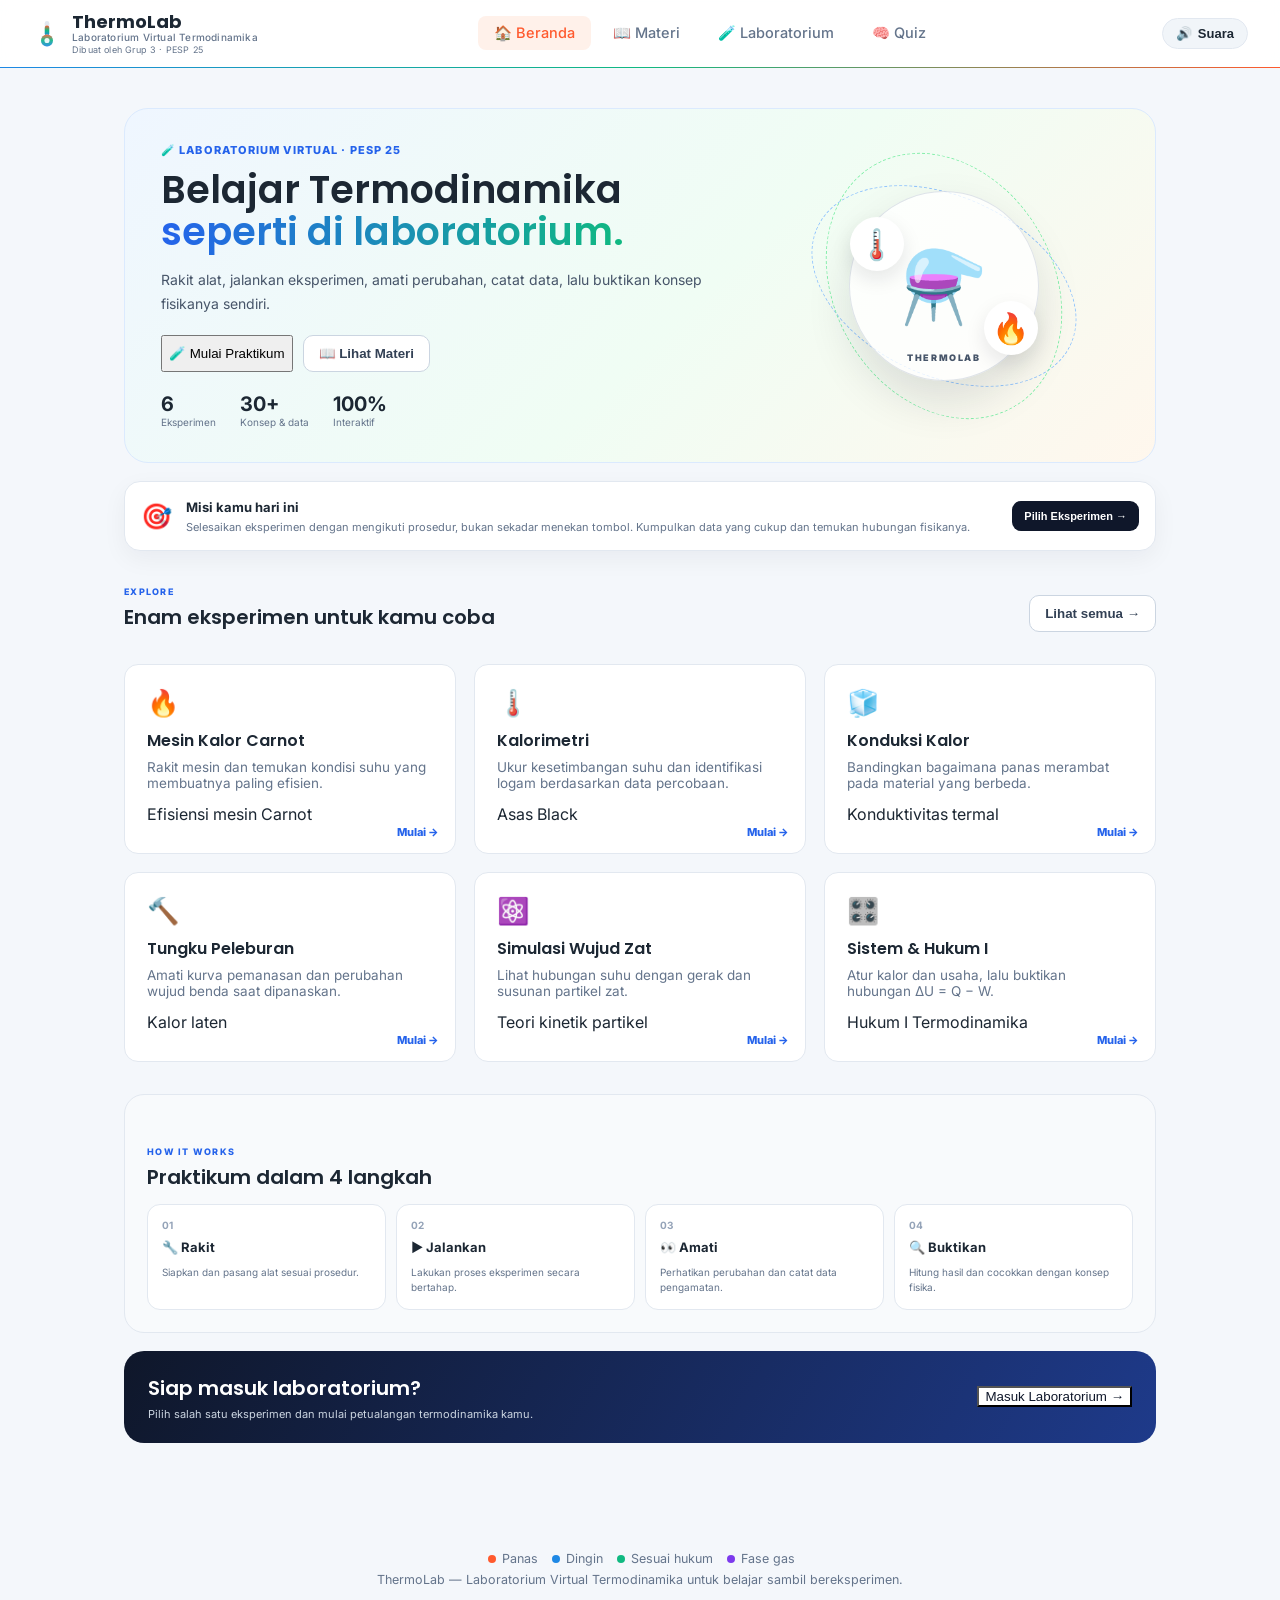
<file: preview.html>
<!DOCTYPE html>
<html lang="id">
<head>
<meta charset="UTF-8">
<meta name="viewport" content="width=device-width, initial-scale=1.0">
<title>ThermoLab — Laboratorium Virtual Termodinamika</title>
<style>
  @import url('https://fonts.googleapis.com/css2?family=Poppins:wght@500;600;700&family=Inter:wght@400;500;600&family=IBM+Plex+Mono:wght@500;600&display=swap');

  :root{
    --hot: #ff5a2e;
    --hot-2: #ffb020;
    --cold: #1e88e5;
    --cold-2: #b3e5fc;
    --green: #10b981;
    --ink: #1c2733;
    --muted: #64748b;
    --bg: #f4f7fb;
    --card: #ffffff;
    --line: #e2e8f0;
  }
  *{box-sizing:border-box;}
  body{ margin:0; background:var(--bg); color:var(--ink); font-family:'Inter',sans-serif; }
  h1,h2,h3{ font-family:'Poppins',sans-serif; font-weight:600; margin:0; }
  .mono{ font-family:'IBM Plex Mono',monospace; }

  .site-nav{
    position:sticky; top:0; z-index:50;
    display:flex; align-items:center; justify-content:space-between; gap:14px;
    padding:12px 32px; background: rgba(255,255,255,0.92); backdrop-filter: blur(8px);
    border-bottom:1px solid var(--line);
    border-image: linear-gradient(90deg, var(--cold), var(--green), var(--hot)) 1;
  }
  .site-nav .brand{ display:flex; align-items:center; gap:10px; cursor:pointer; }
  .site-nav .brand-text{ display:flex; flex-direction:column; line-height:1.1; }
  .site-nav .logo{ font-family:'Poppins'; font-weight:700; font-size:18px; }
  .site-nav .tagline{ font-size:10px; color:var(--muted); font-weight:500; letter-spacing:.2px; }
  .thermo-mark{ width:30px; height:30px; flex-shrink:0; }
  .menu{ display:flex; gap:6px; list-style:none; margin:0; padding:0; }
  .menu li a{ display:flex; align-items:center; gap:6px; padding:8px 16px; border-radius:8px; color:var(--muted); text-decoration:none; font-weight:500; font-size:14.5px; cursor:pointer; transition: color .15s, background .15s; }
  .menu li a:hover{ color:var(--ink); background:#f1f5f9; }
  .menu li a.active{ color:var(--hot); background:#fff1ea; }
  .nav-right{ display:flex; align-items:center; gap:10px; }
  .sound-toggle{ display:flex; align-items:center; gap:6px; background:#f1f5f9; border:1px solid var(--line); border-radius:999px; padding:7px 13px; font-size:13px; font-weight:600; color:var(--ink); cursor:pointer; transition: background .15s, transform .1s; }
  .sound-toggle:hover{ background:#e2e8f0; }
  .sound-toggle:active{ transform:scale(.96); }
  .sound-toggle.muted{ color:var(--muted); }
  @media(max-width:720px){ .tagline{display:none;} .sound-toggle span.lbl{display:none;} }

  main{ max-width:1080px; margin:0 auto; padding: 40px 24px 80px; }
  .page{ display:none; animation: fade .35s ease; }
  .page.active{ display:block; }
  @keyframes fade{ from{opacity:0; transform:translateY(6px);} to{opacity:1; transform:none;} }

  .back-link{ display:inline-block; margin-bottom:18px; color:var(--muted); font-size:13.5px; cursor:pointer; text-decoration:none; }
  .back-link:hover{ color:var(--ink); }

  /* ---- BERANDA ---- */
  .hero{ border-radius:20px; padding:52px 40px; background: linear-gradient(120deg, #16202c 0%, #223347 55%, #17324a 100%); color:white; position:relative; overflow:hidden; }
  .hero::after{ content:''; position:absolute; right:-60px; top:-60px; width:280px; height:280px; border-radius:50%; background: radial-gradient(circle, rgba(255,90,46,0.35), transparent 70%); }
  .hero h1{ font-size:34px; max-width:560px; position:relative; }
  .hero p{ color:#c7d2e0; max-width:480px; margin-top:14px; font-size:15px; position:relative; }
  .hero .cta{ margin-top:24px; display:inline-block; position:relative; background: linear-gradient(120deg, var(--hot), var(--hot-2)); color:white; border:none; padding:12px 22px; border-radius:10px; font-weight:600; font-size:14.5px; cursor:pointer; }

  .card-grid{ display:grid; grid-template-columns:repeat(3,1fr); gap:18px; margin-top:32px; }
  @media(max-width:760px){ .card-grid{grid-template-columns:1fr;} }
  .info-card{ background:var(--card); border:1px solid var(--line); border-radius:14px; padding:22px; }
  .info-card .icon{ font-size:26px; }
  .info-card h3{ font-size:16px; margin-top:10px; }
  .info-card p{ color:var(--muted); font-size:13.5px; margin-top:6px; }

  /* ---- LAB INDEX ---- */
  .exp-grid{ display:grid; grid-template-columns:repeat(auto-fit,minmax(230px,1fr)); gap:20px; margin-top:8px; }
  @media(max-width:820px){ .exp-grid{grid-template-columns:1fr;} }
  .exp-card .swatch.leburan{ background: linear-gradient(120deg,#374151,#ff5a2e); }
  .exp-card .swatch.wujud{ background: linear-gradient(120deg,#0ea5e9,#7c3aed); }
  .phase-tag{ text-align:center; padding:8px 14px; border-radius:999px; font-size:12.5px; font-weight:600; background:#f1f5f9; color:var(--ink); }
  .phase-tag.melting, .phase-tag.boiling{ background:#fff1ea; color:var(--hot); }
  .phase-tag.liquid{ background:#e6f4ff; color:var(--cold); }
  .phase-tag.gas{ background:#f3f0ff; color:#7c3aed; }

  /* ---- WUJUD ZAT (PhET-style particle sim) ---- */
  .wom-layout{ display:grid; grid-template-columns:1fr 260px; gap:20px; }
  @media(max-width:860px){ .wom-layout{grid-template-columns:1fr;} }
  .wom-stage{ display:flex; gap:18px; align-items:flex-start; }
  .wom-heat-control{ display:flex; flex-direction:column; align-items:center; gap:6px; width:60px; flex-shrink:0; }
  .wom-heat-control .icon-top{ font-size:18px; }
  .wom-heat-control .icon-bottom{ font-size:16px; }
  #womHeatSlider{ writing-mode: vertical-lr; direction:rtl; width:10px; height:220px; }


  .observation-box{background:#f8fafc;border:1px solid var(--line);border-left:4px solid var(--hot);border-radius:10px;padding:12px 14px;margin:12px 0;font-size:13px;line-height:1.55;}
  .sim-status{display:flex;flex-wrap:wrap;gap:8px;margin-top:10px;}
  .status-chip{padding:6px 10px;border-radius:999px;background:#fff;border:1px solid var(--line);font-size:11.5px;color:var(--muted);font-weight:600;}
  .status-chip.hot{color:var(--hot);background:#fff4ef;border-color:#ffd7c8;}
  .status-chip.cold{color:var(--cold);background:#eff8ff;border-color:#cdeaff;}
  .status-chip.green{color:#059669;background:#ecfdf5;border-color:#bbf7d0;}
  .control-row{display:flex;gap:8px;flex-wrap:wrap;}
  .mini-btn{border:1px solid var(--line);background:white;border-radius:8px;padding:8px 11px;font-weight:600;font-size:12px;cursor:pointer;color:var(--ink);}
  .mini-btn.active{background:#16202c;color:white;}
  .quiz-grid{display:grid;gap:16px;}
  .quiz-card{background:white;border:1px solid var(--line);border-radius:14px;padding:18px;}
  .quiz-options{display:grid;gap:8px;margin-top:12px;}
  .quiz-option{border:1px solid var(--line);background:#f8fafc;text-align:left;border-radius:9px;padding:10px 12px;cursor:pointer;font-size:13px;}
  .quiz-option:hover{background:#eef2f7;}
  .quiz-option.correct{background:#ecfdf5;border-color:#10b981;}
  .quiz-option.wrong{background:#fff1f2;border-color:#fb7185;}
  .quiz-feedback{font-size:12.5px;line-height:1.5;margin-top:10px;color:var(--muted);}
  .score-card{position:sticky;bottom:12px;background:#16202c;color:white;border-radius:14px;padding:14px 18px;display:flex;justify-content:space-between;align-items:center;gap:12px;margin-top:18px;}

  /* ---- SISTEM & LINGKUNGAN (Hukum I Termodinamika) ---- */
  .materi-grid{ display:grid; grid-template-columns:repeat(auto-fit,minmax(200px,1fr)); gap:14px; margin-bottom:20px; }
  .materi-card{ background:var(--card); border:1px solid var(--line); border-radius:12px; padding:16px; }
  .materi-card h3{ font-size:14px; margin-bottom:6px; }
  .materi-card p{ font-size:12.5px; color:var(--muted); line-height:1.5; }

  .sl-stage{ position:relative; width:100%; height:330px; }
  #slCanvas{ position:absolute; left:0; top:0; }
  .sl-boundary{ position:absolute; border:2px dashed var(--hot); border-radius:8px; pointer-events:none; }
  .sl-boundary-label{ position:absolute; top:-10px; left:10px; background:var(--bg); padding:0 6px; font-size:11px; color:var(--hot); font-weight:600; }
  .sl-env-label{ position:absolute; font-size:11px; color:var(--muted); font-weight:600; }
  .sl-piston{ position:absolute; top:50px; width:14px; height:180px; border-radius:4px;
    background:linear-gradient(90deg,#f4f6f8,#c3cad3,#8b93a0); border:2px solid #4b5563; cursor:grab; touch-action:none; z-index:5; }
  .sl-piston:active{ cursor:grabbing; }
  .sl-piston-handle{ position:absolute; left:50%; top:-22px; transform:translateX(-50%); font-size:16px; color:var(--muted); }

  .sl-readouts{ display:grid; grid-template-columns:1fr 1fr; gap:8px; margin:14px 0; }
  .sl-readout{ background:#f8fafc; border:1px solid var(--line); border-radius:8px; padding:8px 10px; text-align:center; }
  .sl-readout .v{ font-family:'IBM Plex Mono'; font-weight:600; font-size:15px; }
  .sl-readout .l{ font-size:10.5px; color:var(--muted); margin-top:2px; }

  .sl-law{ text-align:center; padding:12px; border-radius:10px; background:linear-gradient(135deg,#16202c,#223347); color:white; font-family:'IBM Plex Mono'; font-size:14px; margin-top:6px; }
  .sl-law .ok{ color:#4ade80; font-size:11px; font-family:'Inter'; margin-top:4px; }

  .exp-card{
    background:var(--card); border:1px solid var(--line); border-radius:16px; overflow:hidden;
    cursor:pointer; transition: transform .15s, box-shadow .15s;
  }
  .exp-card:hover{ transform:translateY(-3px); box-shadow:0 10px 24px rgba(20,30,45,0.08); }
  .exp-card .swatch{ height:96px; display:flex; align-items:center; justify-content:center; font-size:34px; }
  .exp-card .swatch.carnot{ background: linear-gradient(120deg,#ffe3d1,#ffb020); }
  .exp-card .swatch.kalor{ background: linear-gradient(120deg,#dceefc,#1e88e5); }
  .exp-card .swatch.konduksi{ background: linear-gradient(120deg,#fde68a,#ff5a2e); }
  .exp-card .body{ padding:18px; }
  .exp-card h3{ font-size:16px; }
  .exp-card p{ color:var(--muted); font-size:13px; margin-top:6px; }
  .exp-card .go{ margin-top:10px; font-size:13px; font-weight:600; color:var(--hot); }

  /* ---- SHARED LAB LAYOUT ---- */
  .lab-layout{ display:grid; grid-template-columns: 1fr 300px; gap:22px; }
  @media(max-width:860px){ .lab-layout{grid-template-columns:1fr;} }
  .engine-card{ background: linear-gradient(180deg,#eef2f7,#e2e8f0); border:1px solid var(--line); border-radius:16px; padding:24px; }
  .engine-card canvas{ display:block; width:100%; height:auto; }
  .controls-card{ background:var(--card); border:1px solid var(--line); border-radius:16px; padding:22px; display:flex; flex-direction:column; gap:16px; height:fit-content; }
  .slider-group label{ display:flex; justify-content:space-between; font-size:13px; color:var(--muted); margin-bottom:6px; }
  .slider-group .val{ font-family:'IBM Plex Mono'; }
  .slider-group.hot .val{ color:var(--hot); }
  .slider-group.cold .val{ color:var(--cold); }
  select, input[type=range]{ width:100%; }
  select{ padding:9px 10px; border-radius:8px; border:1px solid var(--line); font-family:'Inter'; font-size:13.5px; background:white; }
  input[type=range]{ height:5px; border-radius:3px; -webkit-appearance:none; }
  input.hot-range{ background: linear-gradient(90deg,#ffe3d1,var(--hot)); }
  input.cold-range{ background: linear-gradient(90deg,#dceefc,var(--cold)); }
  input[type=range]::-webkit-slider-thumb{ -webkit-appearance:none; width:16px; height:16px; border-radius:50%; background:white; border:3px solid var(--ink); cursor:pointer; }

  .result-box{ text-align:center; padding:18px; border-radius:12px; background: linear-gradient(135deg,#16202c,#223347); color:white; }
  .result-box .num{ font-family:'Poppins'; font-weight:700; font-size:28px; color:var(--hot-2); }
  .result-box .lbl{ font-size:12px; color:#aebccc; margin-top:2px; }

  .action-btn{ background: linear-gradient(120deg, var(--cold), #4fc3f7); color:white; border:none; border-radius:10px; padding:12px; font-weight:600; font-size:14px; cursor:pointer; }
  .action-btn:hover{ filter:brightness(1.06); }
  .action-btn:disabled{ opacity:.4; cursor:not-allowed; filter:none; }

  .data-layout{ display:grid; grid-template-columns:1fr 1fr; gap:22px; margin-top:22px; }
  @media(max-width:860px){ .data-layout{grid-template-columns:1fr;} }
  .panel{ background:var(--card); border:1px solid var(--line); border-radius:16px; padding:22px; }
  .panel h2{ font-size:16px; margin-bottom:14px; display:flex; justify-content:space-between; align-items:center;}
  .panel h2 button{ background:none; border:1px solid var(--line); border-radius:6px; padding:6px 12px; font-size:12px; color:var(--muted); cursor:pointer; }
  table{ width:100%; border-collapse:collapse; font-size:12.5px; }
  th,td{ text-align:left; padding:7px 6px; border-bottom:1px solid var(--line); }
  th{ color:var(--muted); font-weight:500; font-size:11px; }
  td{ font-family:'IBM Plex Mono'; }
  .empty-row td{ color:var(--muted); font-family:'Inter'; text-align:center; padding:22px 0; }
  .panel canvas{ width:100%; height:auto; }
  .conclusion textarea{ width:100%; min-height:80px; margin-top:10px; resize:vertical; border:1px solid var(--line); border-radius:10px; padding:12px; font-family:'Inter'; font-size:13.5px; color:var(--ink); }

  /* ---- KALORIMETRI CLICK-TO-PLACE LAB ---- */
  .calo-bench{ position:relative; width:100%; height:420px; }
  .calo-station{ position:absolute; text-align:center; width:150px; border-radius:12px; padding:6px; transition: box-shadow .15s, background .15s; }
  #caloStationNeraca{ left:10px; top:10px; }
  #caloStationPemanas{ left:250px; top:10px; }
  #caloStationKalo{ left:490px; top:10px; }
  .calo-station.eligible{ background:rgba(30,136,229,0.08); box-shadow:0 0 0 2px rgba(30,136,229,0.4); cursor:pointer; }
  .calo-label{ font-size:11.5px; color:var(--muted); margin-top:6px; }
  .calo-platform{ width:110px; height:14px; background:linear-gradient(180deg,#cbd2d9,#8894a0); border-radius:4px; margin:56px auto 0; }
  .calo-readout{ margin:10px auto 0; width:110px; background:#0f172a; color:#4ade80; font-family:'IBM Plex Mono'; font-size:13px; text-align:center; padding:4px 0; border-radius:4px; min-height:20px; }
  .calo-heater{ width:120px; height:14px; background:linear-gradient(180deg,#cbd2d9,#8894a0); border-radius:4px; margin:56px auto 0; position:relative; }
  .calo-flame{ position:absolute; left:50%; top:-34px; transform:translateX(-50%); width:26px; height:34px; }
  .calo-flame::before{ content:''; position:absolute; inset:0; border-radius:50% 50% 50% 50% / 60% 60% 40% 40%;
    background: radial-gradient(circle at 50% 70%, #fff2c7, #ffb020 55%, #ff5a2e 90%); animation: caloFlick .6s infinite alternate ease-in-out; }
  @keyframes caloFlick{ from{ transform:scaleY(1) scaleX(1); } to{ transform:scaleY(1.15) scaleX(0.9); } }
  .calo-lamp{ width:40px; height:20px; background:#5b6672; border-radius:4px; margin:8px auto 0; }
  .calo-cup{ width:130px; height:110px; margin:36px auto 0; border-radius:0 0 16px 16px; border:3px solid #94a3b8; border-top:none;
    background:linear-gradient(180deg, rgba(79,195,247,0.35), #1e88e5); position:relative; overflow:hidden; }
  .calo-lid{ width:140px; height:12px; background:#8894a0; border-radius:4px; margin:-3px auto 0; }

  .calo-tray{ position:absolute; bottom:6px; left:0; right:0; display:flex; justify-content:center; gap:56px; }
  .calo-slot-label{ text-align:center; font-size:11px; color:var(--muted); margin-top:4px; }
  .calo-eq{ position:relative; cursor:pointer; padding:6px; border-radius:10px; transition: box-shadow .15s, transform .15s; }
  .calo-eq.held{ box-shadow:0 0 0 3px var(--hot); transform:translateY(-4px); }
  .calo-eq.disabled{ opacity:0.4; cursor:not-allowed; }
  #caloEqLogam{ width:46px; height:46px; }
  .calo-logam-box{ width:46px; height:46px; border-radius:8px; background:#94a3b8; border:2px solid rgba(0,0,0,0.15);
    display:flex; align-items:center; justify-content:center; font-size:10.5px; color:white; font-weight:600; text-align:center; transition: background .3s; }
  .calo-tang-overlay{ position:absolute; top:-8px; left:-8px; font-size:20px; transform:rotate(-20deg); display:none; }
  .calo-tang-overlay.show{ display:block; }
  #caloEqTermo{ width:20px; height:70px; }
  .calo-thermo-body{ width:14px; height:56px; background:#e2e8f0; border:2px solid #94a3b8; border-radius:8px; margin:0 auto; position:relative; overflow:hidden; }
  .calo-thermo-fill{ position:absolute; bottom:0; left:0; right:0; background:var(--hot); height:0%; transition: height .5s; }
  .calo-thermo-bulb{ width:20px; height:20px; border-radius:50%; background:var(--hot); margin:-2px auto 0; border:2px solid #94a3b8; }
  #caloEqTang{ width:34px; height:34px; font-size:26px; display:flex; align-items:center; justify-content:center; }

  .calo-toast{ position:absolute; background:#1c2733; color:white; padding:6px 12px; border-radius:8px; font-size:12px;
    left:50%; transform:translateX(-50%); top:6px; opacity:0; transition:opacity .25s; pointer-events:none; z-index:30; white-space:nowrap; }
  .calo-toast.show{ opacity:1; }

  .calo-instruction{ background:#fff7ed; border:1px solid #fed7aa; border-radius:10px; padding:12px; font-size:13px; color:#7c2d12; margin:14px 0; }
  .calo-guess-select{ width:100%; padding:8px; border-radius:8px; border:1px solid var(--line); font-family:'Inter'; font-size:13px; margin-top:6px; }
  .calo-reveal{ margin-top:10px; padding:10px; border-radius:8px; font-size:12.5px; }
  .calo-reveal.correct{ background:#dcfce7; color:#166534; }
  .calo-reveal.wrong{ background:#fee2e2; color:#991b1b; }

  /* ---- BRIEF (tujuan & materi tiap eksperimen) ---- */
  .exp-brief{ display:grid; grid-template-columns:repeat(2,1fr); gap:14px; margin-bottom:20px; }
  @media(max-width:760px){ .exp-brief{grid-template-columns:1fr;} }
  .exp-brief .b{ border-radius:12px; padding:14px 16px; font-size:13px; line-height:1.55; }
  .exp-brief .tujuan{ background:#fff7ed; border:1px solid #fed7aa; color:#7c2d12; }
  .exp-brief .materi{ background:#eef6ff; border:1px solid #bfdbfe; color:#1e3a5f; }
  .exp-brief .b b{ display:block; font-family:'Poppins'; font-size:12.5px; margin-bottom:4px; }

  .exp-card .tag-materi{ display:inline-block; margin-top:8px; font-size:10.5px; font-weight:600; padding:3px 9px; border-radius:999px; background:#f1f5f9; color:var(--muted); }

  footer.site-footer{ text-align:center; padding:28px 24px 40px; color:var(--muted); font-size:12.5px; }
  footer.site-footer .fdot{ display:inline-block; width:8px; height:8px; border-radius:50%; margin:0 2px; }

  /* ---- LANGKAH PERCOBAAN (step-by-step di tiap lab) ---- */
  .step-list{ list-style:none; margin:0 0 20px; padding:0; counter-reset:step; display:flex; flex-direction:column; gap:10px; }
  .step-list li{ counter-increment:step; display:flex; gap:12px; align-items:flex-start; background:var(--card); border:1px solid var(--line); border-radius:12px; padding:12px 14px; font-size:13px; color:#374151; line-height:1.5; }
  .step-list li::before{ content:counter(step); flex-shrink:0; width:24px; height:24px; border-radius:50%; background:linear-gradient(135deg,var(--hot),var(--hot-2)); color:white; font-family:'Poppins'; font-weight:700; font-size:12px; display:flex; align-items:center; justify-content:center; }
  .step-list.cold li::before{ background:linear-gradient(135deg,var(--cold),#4fc3f7); }

  .conclusion .concl-head{ display:flex; align-items:center; justify-content:space-between; gap:10px; margin-top:16px; }
  .auto-concl-btn{ background:#eef6ff; border:1px solid #bfdbfe; color:#1e3a5f; border-radius:8px; padding:7px 12px; font-size:12px; font-weight:600; cursor:pointer; white-space:nowrap; }
  .auto-concl-btn:hover{ background:#dbeafe; }

  /* ---- PANDUAN ---- */
  .guide{ background:var(--card); border:1px solid var(--line); border-radius:16px; padding:28px; margin-bottom:18px; }
  .guide h2{ font-size:19px; margin-bottom:6px; }
  .guide p{ color:#374151; font-size:14.5px; margin-top:8px; }
  .formula{ margin:12px 0; padding:12px 18px; background:#f8fafc; border-left:3px solid var(--hot); font-family:'IBM Plex Mono'; font-size:14px; border-radius:6px; }
  .live-hint{margin:10px 0;padding:10px 12px;border-radius:10px;background:#f0f9ff;border:1px solid #bae6fd;color:#0c4a6e;font-size:12.5px;line-height:1.5;}
  .step-list li.active{border-color:#93c5fd;background:#f8fbff;}
  .step-list li.done{background:#f0fdf4;border-color:#bbf7d0;}
  .panel canvas{background:#fff;border:1px solid #dbe4ee;border-radius:12px;display:block;box-sizing:border-box;max-width:100%;}
  .panel:has(> canvas){overflow:hidden;}
  .graph-wrap{background:#fff;border:1px solid #dbe4ee;border-radius:12px;padding:8px;overflow:hidden;}
  .lab-pro-card{min-width:0;}
  .lab-pro-head>div:last-child{flex:0 0 118px;}
  .pro-progress{width:118px;}
  .pro-btn:disabled{opacity:.48;cursor:not-allowed;filter:grayscale(.2);}
  @media(max-width:650px){.lab-pro-head{align-items:flex-start;flex-direction:column}.lab-pro-head>div:last-child{width:100%;}.pro-progress{width:100%;}.analysis-grid{grid-template-columns:1fr;}.carnot-guide{grid-template-columns:1fr!important;}}

.quiz-tabs{display:flex;gap:8px;flex-wrap:wrap;margin:12px 0 18px}
.quiz-tab{border:1px solid var(--line);background:var(--panel);color:var(--text);border-radius:12px;padding:10px 13px;cursor:pointer;font-weight:700;font-size:12px;transition:.2s}
.quiz-tab:hover{transform:translateY(-1px)}
.quiz-tab.active{background:var(--accent);color:white;border-color:var(--accent);box-shadow:0 5px 16px rgba(0,0,0,.14)}
.quiz-topic-head{padding:15px 17px;border:1px solid var(--line);background:linear-gradient(135deg,var(--panel),var(--panel2));border-radius:15px;margin-bottom:15px}
.quiz-topic-head h3{margin:0 0 5px;font-size:18px}
.quiz-topic-head p{margin:0;color:var(--muted);font-size:13px;line-height:1.6}
.quiz-option:disabled{cursor:default;opacity:1}
.quiz-feedback{margin-top:10px;padding:10px 12px;border-radius:10px;background:var(--panel2);font-size:12px;line-height:1.55}

/* ===== THERMOLAB 2.0 - PENYEMPURNAAN MEDIA PEMBELAJARAN ===== */
.lab-pro{margin:14px 0 18px;border:1px solid var(--line);border-radius:16px;background:linear-gradient(135deg,#ffffff,#f8fbff);box-shadow:0 8px 24px rgba(15,23,42,.06);overflow:hidden}
.lab-pro-head{display:flex;align-items:center;justify-content:space-between;gap:12px;padding:14px 16px;background:linear-gradient(120deg,#eef6ff,#f8fafc);border-bottom:1px solid var(--line)}
.lab-pro-title{font-weight:800;color:#0f172a}.lab-pro-sub{font-size:12px;color:var(--muted);margin-top:2px}
.lab-pro-grid{display:grid;grid-template-columns:1.1fr 1fr 1fr;gap:12px;padding:14px}
.lab-pro-card{border:1px solid var(--line);border-radius:12px;padding:12px;background:#fff}.lab-pro-card h4{margin:0 0 7px;font-size:13px}.lab-pro-card p{font-size:12px;line-height:1.55;color:var(--muted);margin:0 0 8px}
.lab-pro textarea{width:100%;min-height:72px;border:1px solid var(--line);border-radius:9px;padding:9px;font:12px Inter;resize:vertical;box-sizing:border-box}
.lab-pro select,.lab-pro input[type=number]{width:100%;box-sizing:border-box;border:1px solid var(--line);border-radius:8px;padding:8px;background:#fff}
.pro-btn{border:0;border-radius:9px;padding:8px 11px;background:#0f766e;color:#fff;font-weight:700;cursor:pointer;font-size:12px}.pro-btn.ghost{background:#eef2f7;color:#334155}.pro-btn.warn{background:#b45309}
.pro-badge{display:inline-flex;padding:4px 8px;border-radius:999px;font-size:10px;font-weight:800;background:#ecfdf5;color:#047857}.pro-badge.mid{background:#fffbeb;color:#b45309}.pro-badge.adv{background:#eff6ff;color:#1d4ed8}
.pro-challenge{background:#f8fafc;border:1px dashed #94a3b8;border-radius:10px;padding:9px;font-size:12px;line-height:1.5}.pro-result{margin-top:8px;padding:8px;border-radius:8px;background:#f0fdf4;color:#166534;font-size:12px;display:none}.pro-result.show{display:block}
.pro-progress{height:8px;background:#e2e8f0;border-radius:99px;overflow:hidden;margin-top:7px}.pro-progress>span{display:block;height:100%;width:0;background:#0f766e;transition:width .25s}
.var-grid{display:grid;grid-template-columns:1fr 1fr;gap:8px}.var-item label{display:block;font-size:10px;color:var(--muted);margin-bottom:4px}.var-item input{font-size:12px}
.teacher-toggle{position:fixed;right:18px;bottom:18px;z-index:50}.teacher-panel{position:fixed;right:18px;bottom:65px;width:min(360px,calc(100vw - 36px));background:#fff;border:1px solid var(--line);border-radius:14px;box-shadow:0 18px 45px rgba(15,23,42,.18);padding:14px;z-index:51;display:none}.teacher-panel.show{display:block}.teacher-panel h3{margin:0 0 7px}.teacher-panel p{font-size:12px;color:var(--muted);line-height:1.5}.analysis-card{margin-top:12px;border:1px solid var(--line);border-radius:12px;padding:12px;background:#fbfdff}.analysis-card h3{font-size:14px;margin:0 0 7px}.analysis-grid{display:grid;grid-template-columns:repeat(3,1fr);gap:8px}.analysis-metric{background:#f8fafc;border-radius:9px;padding:9px}.analysis-metric b{display:block;font-size:16px}.analysis-metric span{font-size:10px;color:var(--muted)}
@media(max-width:900px){.lab-pro-grid{grid-template-columns:1fr}.analysis-grid{grid-template-columns:1fr 1fr}}
@media(max-width:600px){.analysis-grid{grid-template-columns:1fr}.teacher-toggle{right:10px;bottom:10px}}

/* ===== POLISH GRAFIK & PROGRESS ===== */
#caloGraph,#carnotGraph,#condGraph,#furnaceGraph,#womGraph,#slGraph{display:block;width:100%;height:auto;min-height:300px;background:#fff;border:1px solid #dbe4ee;border-radius:12px;box-sizing:border-box}
#caloGraph{min-height:320px}
.lab-pro .pro-progress{height:9px;background:#e5e7eb;border-radius:999px;overflow:hidden;min-width:110px}
.lab-pro .pro-progress>span{height:100%;display:block;width:0;transition:width .35s ease;background:#0f766e}
@media(max-width:600px){#caloGraph,#carnotGraph,#condGraph,#furnaceGraph,#womGraph,#slGraph{min-height:260px}}

  .credit{display:block;font-size:9px;color:#64748b;margin-top:2px;letter-spacing:.02em}.home-hero{display:grid;grid-template-columns:1.25fr .75fr;gap:24px;align-items:center;padding:34px 36px;border-radius:24px;background:linear-gradient(135deg,#eff6ff,#f0fdf4 55%,#fff7ed);border:1px solid #dbeafe;overflow:hidden;position:relative}.eyebrow{font-size:11px;font-weight:800;color:#2563eb;letter-spacing:.1em;margin-bottom:12px}.home-hero h1{font-size:38px;line-height:1.12;margin-bottom:12px}.home-hero h1 span{background:linear-gradient(90deg,#2563eb,#10b981);-webkit-background-clip:text;background-clip:text;color:transparent}.home-hero p{max-width:650px;color:#475569;line-height:1.7;font-size:14px}.home-actions{display:flex;gap:10px;margin:20px 0}.home-secondary,.text-btn{border:1px solid #cbd5e1;background:#fff;color:#334155;border-radius:10px;padding:10px 15px;font-weight:700;cursor:pointer}.home-stats{display:flex;gap:24px;margin-top:18px}.home-stats div{display:flex;flex-direction:column}.home-stats b{font-size:20px}.home-stats span{font-size:10px;color:#64748b}.home-visual{min-height:250px;display:grid;place-items:center;position:relative}.lab-visual{width:190px;height:190px;border-radius:50%;background:rgba(255,255,255,.78);border:1px solid rgba(148,163,184,.3);box-shadow:0 20px 45px rgba(15,23,42,.12);display:grid;place-items:center;position:relative;animation:floatLab 4s ease-in-out infinite}.flask{font-size:70px}.heat,.thermo{position:absolute;font-size:30px;background:#fff;border-radius:50%;width:54px;height:54px;display:grid;place-items:center;box-shadow:0 8px 20px rgba(15,23,42,.1)}.heat{right:0;bottom:25px}.thermo{left:0;top:25px}.visual-label{position:absolute;bottom:17px;font-size:9px;font-weight:900;letter-spacing:.18em;color:#475569}.orbit{position:absolute;border:1px dashed #93c5fd;border-radius:50%}.orbit-1{width:280px;height:180px;transform:rotate(25deg)}.orbit-2{width:220px;height:280px;transform:rotate(-30deg);border-color:#86efac}.home-mission{display:flex;align-items:center;gap:14px;margin:18px 0 28px;padding:14px 16px;border-radius:16px;background:#fff;border:1px solid var(--line);box-shadow:0 8px 24px rgba(15,23,42,.05)}.mission-icon{font-size:25px}.home-mission b{font-size:13px}.home-mission p{margin:3px 0 0;font-size:11px;color:#64748b;line-height:1.5}.home-mission button{margin-left:auto;white-space:nowrap;border:0;background:#0f172a;color:#fff;border-radius:9px;padding:9px 12px;font-size:11px;font-weight:700;cursor:pointer}.home-section-head{display:flex;justify-content:space-between;align-items:end;margin:22px 0 12px}.home-section-head span{font-size:9px;letter-spacing:.14em;color:#2563eb;font-weight:800}.home-section-head h2{font-size:20px;margin-top:3px}.home-experiments .home-card{cursor:pointer;position:relative;transition:.22s;min-height:190px}.home-card:hover{transform:translateY(-5px);box-shadow:0 14px 30px rgba(15,23,42,.1);border-color:#bfdbfe}.card-arrow{position:absolute;right:16px;bottom:14px;font-size:11px;font-weight:800;color:#2563eb}.how-home{margin-top:32px;padding:22px;border-radius:20px;background:#f8fafc;border:1px solid var(--line)}.how-grid{display:grid;grid-template-columns:repeat(4,1fr);gap:10px}.how-grid>div{background:#fff;border:1px solid var(--line);border-radius:13px;padding:14px}.how-grid b{display:block;font-size:10px;color:#94a3b8;margin-bottom:8px}.how-grid strong{display:block;font-size:13px}.how-grid p{font-size:10px;color:#64748b;line-height:1.5;margin-bottom:0}.home-footer-cta{display:flex;justify-content:space-between;align-items:center;margin-top:18px;padding:22px 24px;border-radius:20px;background:linear-gradient(120deg,#0f172a,#1e3a8a);color:#fff}.home-footer-cta h2{font-size:20px}.home-footer-cta p{margin:4px 0 0;color:#cbd5e1;font-size:11px}.home-footer-cta .cta{background:#fff;color:#0f172a}@keyframes floatLab{0%,100%{transform:translateY(0)}50%{transform:translateY(-8px)}}@media(max-width:800px){.home-hero{grid-template-columns:1fr;padding:24px}.home-visual{display:none}.home-hero h1{font-size:30px}.how-grid{grid-template-columns:1fr 1fr}.home-mission,.home-footer-cta{align-items:flex-start;flex-direction:column}.home-mission button{margin-left:0}.home-footer-cta .cta{margin-top:10px}}
</style>
</head>
<body>

<nav class="site-nav">
  <div class="brand" data-page="beranda" data-nav="beranda">
    <svg class="thermo-mark" viewBox="0 0 40 40" xmlns="http://www.w3.org/2000/svg">
      <defs>
        <linearGradient id="thermoGrad" x1="0" y1="1" x2="0" y2="0">
          <stop offset="0%" stop-color="#1e88e5"/>
          <stop offset="55%" stop-color="#10b981"/>
          <stop offset="100%" stop-color="#ff5a2e"/>
        </linearGradient>
      </defs>
      <rect x="17" y="4" width="6" height="20" rx="3" fill="#e2e8f0"/>
      <rect x="17" y="10" width="6" height="14" rx="3" fill="url(#thermoGrad)"/>
      <circle cx="20" cy="30" r="8" fill="#e2e8f0"/>
      <circle cx="20" cy="30" r="8" fill="url(#thermoGrad)" opacity="0.9"/>
      <circle cx="20" cy="30" r="3.4" fill="white" opacity="0.9"/>
    </svg>
    <div class="brand-text">
      <span class="logo">ThermoLab</span>
      <span class="tagline">Laboratorium Virtual Termodinamika</span><span class="credit">Dibuat oleh Grup 3 · PESP 25</span>
    </div>
  </div>
  <ul class="menu">
    <li><a data-page="beranda" data-nav="beranda" class="active">🏠 Beranda</a></li>
    <li><a data-page="panduan" data-nav="panduan">📖 Materi</a></li>
    <li><a data-page="lab-index" data-nav="lab">🧪 Laboratorium</a></li>
    <li><a data-page="quiz" data-nav="quiz">🧠 Quiz</a></li>
  </ul>
  <div class="nav-right">
    <button class="sound-toggle" id="soundToggle" type="button">🔊 <span class="lbl">Suara</span></button>
  </div>
</nav>

<main>

  <!-- BERANDA -->
  <section class="page active" id="page-beranda" data-nav="beranda">
    <div class="home-hero">
      <div class="home-hero-main">
        <div class="eyebrow">🧪 LABORATORIUM VIRTUAL · PESP 25</div>
        <h1>Belajar Termodinamika<br><span>seperti di laboratorium.</span></h1>
        <p>Rakit alat, jalankan eksperimen, amati perubahan, catat data, lalu buktikan konsep fisikanya sendiri.</p>
        <div class="home-actions"><button class="cta" onclick="goTo('lab-index')">🧪 Mulai Praktikum</button><button class="home-secondary" onclick="goTo('panduan')">📖 Lihat Materi</button></div>
        <div class="home-stats"><div><b>6</b><span>Eksperimen</span></div><div><b>30+</b><span>Konsep &amp; data</span></div><div><b>100%</b><span>Interaktif</span></div></div>
      </div>
      <div class="home-visual">
        <div class="orbit orbit-1"></div><div class="orbit orbit-2"></div>
        <div class="lab-visual"><div class="flask">⚗️</div><div class="heat">🔥</div><div class="thermo">🌡️</div><div class="visual-label">THERMOLAB</div></div>
      </div>
    </div>

    <div class="home-mission">
      <div class="mission-icon">🎯</div><div><b>Misi kamu hari ini</b><p>Selesaikan eksperimen dengan mengikuti prosedur, bukan sekadar menekan tombol. Kumpulkan data yang cukup dan temukan hubungan fisikanya.</p></div><button onclick="goTo('lab-index')">Pilih Eksperimen →</button>
    </div>

    <div class="home-section-head"><div><span>EXPLORE</span><h2>Enam eksperimen untuk kamu coba</h2></div><button class="text-btn" onclick="goTo('lab-index')">Lihat semua →</button></div>
    <div class="card-grid home-experiments">
      <div class="info-card home-card" onclick="goTo('carnot')"><div class="icon">🔥</div><h3>Mesin Kalor Carnot</h3><p>Rakit mesin dan temukan kondisi suhu yang membuatnya paling efisien.</p><span class="tag-materi">Efisiensi mesin Carnot</span><div class="card-arrow">Mulai →</div></div>
      <div class="info-card home-card" onclick="goTo('kalorimetri')"><div class="icon">🌡️</div><h3>Kalorimetri</h3><p>Ukur kesetimbangan suhu dan identifikasi logam berdasarkan data percobaan.</p><span class="tag-materi">Asas Black</span><div class="card-arrow">Mulai →</div></div>
      <div class="info-card home-card" onclick="goTo('konduksi')"><div class="icon">🧊</div><h3>Konduksi Kalor</h3><p>Bandingkan bagaimana panas merambat pada material yang berbeda.</p><span class="tag-materi">Konduktivitas termal</span><div class="card-arrow">Mulai →</div></div>
      <div class="info-card home-card" onclick="goTo('peleburan')"><div class="icon">🔨</div><h3>Tungku Peleburan</h3><p>Amati kurva pemanasan dan perubahan wujud benda saat dipanaskan.</p><span class="tag-materi">Kalor laten</span><div class="card-arrow">Mulai →</div></div>
      <div class="info-card home-card" onclick="goTo('wujudzat')"><div class="icon">⚛️</div><h3>Simulasi Wujud Zat</h3><p>Lihat hubungan suhu dengan gerak dan susunan partikel zat.</p><span class="tag-materi">Teori kinetik partikel</span><div class="card-arrow">Mulai →</div></div>
      <div class="info-card home-card" onclick="goTo('sislink')"><div class="icon">🎛️</div><h3>Sistem &amp; Hukum I</h3><p>Atur kalor dan usaha, lalu buktikan hubungan ΔU = Q − W.</p><span class="tag-materi">Hukum I Termodinamika</span><div class="card-arrow">Mulai →</div></div>
    </div>

    <div class="how-home"><div class="home-section-head"><div><span>HOW IT WORKS</span><h2>Praktikum dalam 4 langkah</h2></div></div><div class="how-grid"><div><b>01</b><strong>🔧 Rakit</strong><p>Siapkan dan pasang alat sesuai prosedur.</p></div><div><b>02</b><strong>▶️ Jalankan</strong><p>Lakukan proses eksperimen secara bertahap.</p></div><div><b>03</b><strong>👀 Amati</strong><p>Perhatikan perubahan dan catat data pengamatan.</p></div><div><b>04</b><strong>🔍 Buktikan</strong><p>Hitung hasil dan cocokkan dengan konsep fisika.</p></div></div></div>

    <div class="home-footer-cta"><div><h2>Siap masuk laboratorium?</h2><p>Pilih salah satu eksperimen dan mulai petualangan termodinamika kamu.</p></div><button class="cta" onclick="goTo('lab-index')">Masuk Laboratorium →</button></div>
  </section>

  <!-- LAB INDEX -->
  <section class="page" id="page-lab-index" data-nav="lab">
    <h2 style="margin-bottom:6px;">Laboratorium</h2>
    <p style="color:var(--muted); font-size:14px; margin-bottom:20px;">Pilih eksperimen yang ingin kamu jalankan.</p>
    <div class="exp-grid">
      <div class="exp-card" onclick="goTo('carnot')">
        <div class="swatch carnot">🔥</div>
        <div class="body"><h3>Mesin Kalor Carnot</h3><p>Efisiensi mesin kalor dari selisih suhu reservoir.</p><div class="go">Buka simulasi →</div></div>
      </div>
      <div class="exp-card" onclick="goTo('kalorimetri')">
        <div class="swatch kalor">🌡️</div>
        <div class="body"><h3>Kalorimetri</h3><p>Asas Black — kesetimbangan suhu saat dua zat dicampur.</p><div class="go">Buka simulasi →</div></div>
      </div>
      <div class="exp-card" onclick="goTo('konduksi')">
        <div class="swatch konduksi">🧊</div>
        <div class="body"><h3>Konduksi Kalor</h3><p>Perambatan panas di sepanjang batang logam.</p><div class="go">Buka simulasi →</div></div>
      </div>
      <div class="exp-card" onclick="goTo('peleburan')">
        <div class="swatch leburan">🔨</div>
        <div class="body"><h3>Tungku Peleburan</h3><p>Panaskan benda sampai meleleh dan mendidih — lihat kurva pemanasannya terbentuk.</p><div class="go">Buka simulasi →</div></div>
      </div>
      <div class="exp-card" onclick="goTo('wujudzat')">
        <div class="swatch wujud">⚛️</div>
        <div class="body"><h3>Simulasi Wujud Zat</h3><p>Model partikel real-time (gaya PhET) — putar kontrol panas/dingin bebas dan amati atomnya.</p><div class="go">Buka simulasi →</div></div>
      </div>
      <div class="exp-card" onclick="goTo('sislink')">
        <div class="swatch" style="background:linear-gradient(120deg,#22c55e,#0ea5e9);">🎛️</div>
        <div class="body"><h3>Sistem &amp; Hukum I Termodinamika</h3><p>Seret piston untuk melakukan usaha, tambah/kurangi kalor, buktikan ΔU = Q − W sendiri.</p><div class="go">Buka simulasi →</div></div>
      </div>
    </div>
  </section>

  <!-- CARNOT -->
  <section class="page" id="page-carnot" data-nav="lab">
    <a class="back-link" onclick="goTo('lab-index')">← Kembali ke Laboratorium</a>
    <h2 style="margin-bottom:10px;">Mesin Kalor Carnot <button class="action-btn ghost" type="button" onclick="resetExperiment('carnot')" style="float:right;width:auto;padding:8px 12px;font-size:12px;">↺ Reset Eksperimen</button></h2>

    <div class="mission-card" id="carnotMission" style="background:linear-gradient(135deg,#fff7ed,#eff6ff);border:1px solid #fed7aa;border-radius:16px;padding:16px;margin-bottom:14px;">
      <div style="font-size:12px;font-weight:800;letter-spacing:.04em;color:#ea580c;">🎯 MISI PRAKTIKUM</div>
      <div style="font-size:18px;font-weight:800;margin:4px 0 5px;">Rakit mesin Carnot dan temukan kondisi yang membuatnya paling efisien.</div>
      <div style="font-size:12px;color:var(--muted);line-height:1.55;">Jangan buru-buru mengubah suhu. Siapkan alat, rangkai sesuai urutan, masukkan gas kerja, lalu jalankan satu siklus untuk mendapatkan data.</div>
    </div>

    <div class="carnot-guide" style="display:grid;grid-template-columns:1fr 1.4fr;gap:12px;margin-bottom:14px;">
      <div class="panel" style="margin:0;">
        <h2 style="margin-bottom:6px;">🧰 Alat praktikum</h2>
        <p style="font-size:12px;color:var(--muted);margin:0 0 10px;">Seret alat ke tempat rangkaian sesuai perintah.</p>
        <div id="carnotTools" style="display:grid;grid-template-columns:repeat(2,1fr);gap:8px;">
          <div class="carnot-tool" draggable="true" data-tool="hot" style="padding:10px;border:1px solid #fecaca;border-radius:12px;background:#fff;cursor:grab;text-align:center;font-size:12px;">🔥<br><b>Reservoir panas</b></div>
          <div class="carnot-tool" draggable="true" data-tool="cold" style="padding:10px;border:1px solid #bfdbfe;border-radius:12px;background:#fff;cursor:grab;text-align:center;font-size:12px;">🧊<br><b>Reservoir dingin</b></div>
          <div class="carnot-tool" draggable="true" data-tool="engine" style="padding:10px;border:1px solid #cbd5e1;border-radius:12px;background:#fff;cursor:grab;text-align:center;font-size:12px;">⚙️<br><b>Silinder &amp; piston</b></div>
          <div class="carnot-tool" draggable="true" data-tool="thermo" style="padding:10px;border:1px solid #fde68a;border-radius:12px;background:#fff;cursor:grab;text-align:center;font-size:12px;">🌡️<br><b>Termometer</b></div>
        </div>
        <div id="carnotAssembly" style="margin-top:10px;display:grid;gap:7px;">
          <div class="carnot-slot" data-slot="hot" style="padding:9px;border:2px dashed #fca5a5;border-radius:10px;font-size:11px;color:var(--muted);">1️⃣ Tempat reservoir panas</div>
          <div class="carnot-slot" data-slot="cold" style="padding:9px;border:2px dashed #93c5fd;border-radius:10px;font-size:11px;color:var(--muted);">2️⃣ Tempat reservoir dingin</div>
          <div class="carnot-slot" data-slot="engine" style="padding:9px;border:2px dashed #94a3b8;border-radius:10px;font-size:11px;color:var(--muted);">3️⃣ Tempat silinder &amp; piston</div>
          <div class="carnot-slot" data-slot="thermo" style="padding:9px;border:2px dashed #fcd34d;border-radius:10px;font-size:11px;color:var(--muted);">4️⃣ Pasang termometer</div>
        </div>
      </div>
      <div class="panel" style="margin:0;">
        <h2 style="margin-bottom:6px;">📋 Langkah praktikum</h2>
        <div id="carnotInstruction" style="font-size:14px;font-weight:700;line-height:1.5;background:#f8fafc;border-radius:12px;padding:12px;border-left:4px solid #f97316;">Langkah 1 — Rakit alat: seret <b>Reservoir panas</b> ke tempat nomor 1.</div>
        <div id="carnotProgress" style="display:flex;gap:5px;margin-top:10px;"><span data-cstep="1" style="flex:1;height:7px;border-radius:99px;background:#e2e8f0;"></span><span data-cstep="2" style="flex:1;height:7px;border-radius:99px;background:#e2e8f0;"></span><span data-cstep="3" style="flex:1;height:7px;border-radius:99px;background:#e2e8f0;"></span><span data-cstep="4" style="flex:1;height:7px;border-radius:99px;background:#e2e8f0;"></span><span data-cstep="5" style="flex:1;height:7px;border-radius:99px;background:#e2e8f0;"></span><span data-cstep="6" style="flex:1;height:7px;border-radius:99px;background:#e2e8f0;"></span></div>
        <div id="carnotFeedback" style="font-size:12px;margin-top:9px;min-height:18px;color:var(--muted);"></div>
      </div>
    </div>

    <div class="lab-layout">
      <div class="engine-card" style="position:relative;">
        <canvas id="engineCanvas" width="640" height="360"></canvas>
        <div id="carnotGasBadge" style="position:absolute;left:16px;top:12px;background:#fff;border-radius:999px;padding:6px 10px;font-size:11px;font-weight:700;box-shadow:0 2px 8px rgba(0,0,0,.08);">🧪 Gas kerja: belum dimasukkan</div>
      </div>
      <div class="controls-card">
        <div class="result-box" style="margin-bottom:9px;"><div class="num" id="effVal">—</div><div class="lbl">Efisiensi Carnot</div></div>
        <div class="slider-group hot"><label>Suhu reservoir panas (Tₕ) <span class="val" id="thVal">700 K</span></label><input type="range" class="hot-range" id="thSlider" min="450" max="900" value="700" step="10" disabled></div>
        <div class="slider-group cold"><label>Suhu reservoir dingin (T꜀) <span class="val" id="tcVal">300 K</span></label><input type="range" class="cold-range" id="tcSlider" min="250" max="400" value="300" step="10" disabled></div>
        <div id="carnotTestObject" style="display:none;padding:10px;border-radius:12px;background:#ecfeff;border:1px solid #a5f3fc;font-size:12px;line-height:1.5;margin:9px 0;">
          <b>🧪 Benda yang diuji: gas kerja</b><br>Masukkan gas kerja ke dalam silinder untuk melanjutkan.
          <button class="action-btn" id="carnotGasBtn" style="margin-top:8px;">Masukkan Gas Kerja</button>
        </div>
        <div class="control-row"><button class="action-btn" id="carnotPlayBtn" disabled>▶ Jalankan</button><button class="action-btn ghost" id="carnotStepBtn" disabled>▶ 1 Siklus</button></div>
        <div id="carnotPhaseText" style="font-size:12px;font-weight:600;margin:8px 0 6px;color:var(--text);">Mesin belum dirakit.</div>
        <div class="sim-status"><span class="status-chip hot" id="carnotHeatStatus">Qₕ → masuk</span><span class="status-chip green" id="carnotWorkStatus">W → kerja</span><span class="status-chip cold" id="carnotCoolStatus">Q꜀ → keluar</span></div>
        <div style="display:grid;grid-template-columns:repeat(3,1fr);gap:6px;margin:8px 0 10px;"><div class="result-box" style="padding:8px"><div class="num" id="carnotQhVal" style="font-size:16px">—</div><div class="lbl">Qₕ / siklus</div></div><div class="result-box" style="padding:8px"><div class="num" id="carnotWVal" style="font-size:16px">—</div><div class="lbl">W / siklus</div></div><div class="result-box" style="padding:8px"><div class="num" id="carnotQcVal" style="font-size:16px">—</div><div class="lbl">Q꜀ / siklus</div></div></div>
        <button class="action-btn" id="carnotRecordBtn" disabled>Catat Data</button>
      </div>
    </div>
    <div class="data-layout">
      <div class="panel">
        <h2>Data pengamatan <button id="carnotResetBtn">Ulangi</button></h2>
        <table><thead><tr><th>No</th><th>Tₕ (K)</th><th>T꜀ (K)</th><th>Qₕ</th><th>W</th><th>Q꜀</th><th>η (%)</th></tr></thead><tbody id="carnotBody"><tr class="empty-row"><td colspan="7">Belum ada data.</td></tr></tbody></table>
        <div class="conclusion"><div class="concl-head"><h2 style="margin:0;">Kesimpulan</h2><button class="auto-concl-btn" id="carnotAutoBtn">✨ Buat Kesimpulan Otomatis</button></div><textarea id="carnotConclusionText" placeholder="Setelah minimal 2 percobaan, tulis apa yang kamu temukan."></textarea></div>
      </div>
      <div class="panel"><h2>Grafik hubungan eksperimen</h2><canvas id="carnotGraph" width="440" height="300"></canvas><p style="font-size:11.5px;color:var(--muted);margin-top:8px;">Bandingkan data beberapa kondisi suhu untuk melihat hubungan selisih suhu dengan efisiensi.</p></div>
    </div>
  </section>

  <!-- KALORIMETRI -->
  <section class="page" id="page-kalorimetri" data-nav="lab">
    <a class="back-link" onclick="goTo('lab-index')">← Kembali ke Laboratorium</a>
    <div style="display:flex; justify-content:space-between; align-items:flex-start; gap:12px; margin-bottom:6px;">
      <h2>Kalorimetri — Identifikasi Logam Misterius</h2>
      <button class="action-btn ghost" id="caloGlobalReset" type="button" onclick="resetExperiment('kalorimetri')" style="width:auto; margin-top:0;">↺ Reset Eksperimen</button>
    </div>
    <div class="exp-brief">
      <div class="b tujuan"><b>🎯 Tujuan eksperimen</b>Menimbang, memanaskan, dan mencampurkan logam misterius ke air, lalu memakai suhu kesetimbangan yang terukur untuk menebak jenis logamnya sendiri.</div>
      <div class="b materi"><b>📘 Materi</b>Asas Black — kalor yang dilepas benda panas sama dengan kalor yang diserap benda dingin hingga tercapai suhu kesetimbangan.</div>
    </div>
    <div class="live-hint"><b>💡 Cara main:</b> ikuti langkah dari atas ke bawah. Alat yang bisa digunakan akan diberi tanda. Kotak instruksi akan selalu memberi tahu tindakan berikutnya.</div>

    <div class="lab-layout" style="grid-template-columns:1fr 300px;">
      <div class="engine-card" style="padding:18px;">
        <div class="calo-bench" id="caloBench">

          <div class="calo-station" id="caloStationNeraca" data-station="neraca">
            <div class="calo-platform"></div>
            <div class="calo-readout" id="caloNeracaReadout"></div>
            <div class="calo-label">Neraca</div>
          </div>

          <div class="calo-station" id="caloStationPemanas" data-station="pemanas">
            <div class="calo-heater"><div class="calo-flame"></div></div>
            <div class="calo-lamp"></div>
            <div class="calo-readout" id="caloPemanasReadout"></div>
            <div class="calo-label">Pembakar Spiritus</div>
          </div>

          <div class="calo-station" id="caloStationKalo" data-station="kalorimeter">
            <div class="calo-cup"><div class="calo-lid"></div></div>
            <div class="calo-readout" id="caloKaloReadout"></div>
            <div class="calo-label">Kalorimeter</div>
          </div>

          <div class="calo-tray">
            <div class="calo-item-wrap">
              <div class="calo-eq" id="caloEqLogam" data-item="logam">
                <div class="calo-logam-box" id="caloLogamBox">Logam X</div>
                <div class="calo-tang-overlay" id="caloTangOverlay">🛠️</div>
              </div>
              <div class="calo-slot-label">Sampel logam</div>
            </div>
            <div class="calo-item-wrap">
              <div class="calo-eq" id="caloEqTermo" data-item="termometer">
                <div class="calo-thermo-body"><div class="calo-thermo-fill" id="caloThermoFill"></div></div>
                <div class="calo-thermo-bulb"></div>
              </div>
              <div class="calo-slot-label">Termometer</div>
            </div>
            <div class="calo-item-wrap">
              <div class="calo-eq" id="caloEqTang" data-item="tang">🛠️</div>
              <div class="calo-slot-label">Tang penjepit</div>
            </div>
          </div>

          <div class="calo-toast" id="caloToast"></div>
        </div>
      </div>

      <div class="controls-card">
        <ol class="steps" id="caloStepsList" style="margin:0;">
          <li data-step="1">Timbang logam di neraca.</li>
          <li data-step="2">Ukur suhu air awal.</li>
          <li data-step="3">Panaskan logam.</li>
          <li data-step="4">Pindahkan pakai tang.</li>
          <li data-step="5">Aduk &amp; catat suhu.</li>
          <li data-step="6">Hitung &amp; tebak logam.</li>
        </ol>
        <div class="calo-instruction" id="caloInstruction">Klik sampel logam untuk memegangnya.</div>
        <div id="caloActionArea"></div>
      </div>
    </div>

    <div class="data-layout">
      <div class="panel">
        <h2>Data tercatat</h2>
        <table><thead><tr><th>Besaran</th><th>Nilai</th></tr></thead>
          <tbody id="caloDataBody"><tr class="empty-row"><td colspan="2">Belum ada data.</td></tr></tbody>
        </table>
        <div class="conclusion"><div class="concl-head"><h2 style="margin:0;">Kesimpulan</h2><button class="auto-concl-btn" id="caloAutoBtn">✨ Buat Kesimpulan Otomatis</button></div><textarea id="caloConclusionText" placeholder="Kesimpulan akan dibuat dari data percobaanmu."></textarea></div>
      </div>
      <div class="panel" id="caloResultPanel" style="display:none;">
        <h2>Hasil &amp; Tebakan</h2>
        <div id="caloResultContent"></div>
      </div>
      <div class="panel"><h2>Grafik suhu campuran</h2><canvas id="caloGraph" width="440" height="300"></canvas></div>
    </div>
  </section>

  <!-- KONDUKSI -->
  <section class="page" id="page-konduksi" data-nav="lab">
    <a class="back-link" onclick="goTo('lab-index')">← Kembali ke Laboratorium</a>
    <h2 style="margin-bottom:10px;">Konduksi Kalor <button class="action-btn ghost" type="button" onclick="resetExperiment('konduksi')" style="float:right;width:auto;padding:8px 12px;font-size:12px;">↺ Reset Eksperimen</button></h2>
    <div class="exp-brief">
      <div class="b tujuan"><b>🎯 Tujuan eksperimen</b>Membandingkan seberapa cepat panas merambat di sepanjang batang logam ketika materialnya diganti-ganti.</div>
      <div class="b materi"><b>📘 Materi</b>Konduksi &amp; konduktivitas termal — perpindahan kalor tanpa perpindahan materi, dari titik panas ke titik dingin di dalam benda padat.</div>
    </div>
    <div class="observation-box"><b>🎯 Yang dilakukan:</b> panaskan satu sisi batang dan bandingkan seberapa cepat panas sampai ke ujung kanan. <b>👀 Yang dilihat:</b> perubahan warna sepanjang batang, suhu ujung, dan kemiringan grafik. Grafik yang lebih curam berarti ujung batang lebih cepat panas.</div>
    <ol class="step-list cold">
      <li>Pilih <b>satu material</b>, lalu tekan <b>Mulai</b>. Biarkan simulasi berjalan minimal 10–20 detik.</li>
      <li>Amati warna batang: bagian dekat api memanas lebih dulu, lalu panas merambat ke kanan.</li>
      <li>Catat suhu ujung pada waktu yang sama (misalnya 10 s, 20 s, 30 s).</li>
      <li>Tekan <b>Reset batang</b>, pilih material berikutnya, dan ulangi dengan suhu api yang sama.</li>
      <li>Bandingkan tiga kurva. Material dengan kurva paling cepat naik menghantarkan kalor paling baik.</li>
    </ol>
    <div class="lab-layout">
      <div class="engine-card"><canvas id="condCanvas" width="1280" height="720" style="width:100%;height:auto"></canvas></div>
      <div class="controls-card">
        <div class="slider-group">
          <label>Jenis material batang</label>
          <select id="condMaterial">
            <option value="0.85">Tembaga</option>
            <option value="0.35">Besi</option>
            <option value="0.05">Kayu</option>
          </select>
        </div>
        <div class="slider-group hot"><label>Suhu sumber api <span class="val" id="condFlameVal">200°C</span></label><input type="range" class="hot-range" id="condFlameSlider" min="100" max="300" value="200" step="10"></div>
        <div class="result-box"><div class="num" id="condEndVal">25°C</div><div class="lbl">Suhu ujung batang</div></div>
        <div class="control-row"><button class="action-btn" id="condPlayBtn">▶ Mulai Pemanasan</button><button class="action-btn ghost" id="condResetSimBtn">↺ Reset Batang</button></div><button class="action-btn" id="condRecordBtn">Catat Data</button>
      </div>
    </div>
    <div class="data-layout">
      <div class="panel">
        <h2>Data pengamatan <button id="condResetBtn">Ulangi</button></h2>
        <table><thead><tr><th>No</th><th>Material</th><th>Waktu (s)</th><th>T ujung (°C)</th></tr></thead><tbody id="condBody"><tr class="empty-row"><td colspan="4">Belum ada data.</td></tr></tbody></table>
        <div class="conclusion">
          <div class="concl-head"><h2 style="margin:0;">Kesimpulan</h2><button class="auto-concl-btn" id="condAutoBtn">✨ Buat Kesimpulan Otomatis</button></div>
          <textarea id="condConclusionText" placeholder="Material mana yang menghantarkan panas paling cepat? Mengapa?"></textarea>
        </div>
      </div>
      <div class="panel"><h2>Grafik suhu ujung vs waktu</h2><canvas id="condGraph" width="880" height="600" style="width:100%;height:auto"></canvas><p style="font-size:11.5px;color:var(--muted);margin-top:8px;">Setiap material punya kurva sendiri. Garis yang lebih curam menunjukkan panas lebih cepat sampai ke ujung.</p></div>
    </div>
  </section>

  <!-- TUNGKU PELEBURAN -->
  <section class="page" id="page-peleburan" data-nav="lab">
    <a class="back-link" onclick="goTo('lab-index')">← Kembali ke Laboratorium</a>
    <h2 style="margin-bottom:10px;">Tungku Peleburan — Perubahan Wujud Zat <button class="action-btn ghost" type="button" onclick="resetExperiment('peleburan')" style="float:right;width:auto;padding:8px 12px;font-size:12px;">↺ Reset Eksperimen</button></h2>
    <div class="exp-brief">
      <div class="b tujuan"><b>🎯 Tujuan eksperimen</b>Memanaskan bahan dari padat hingga menjadi gas, lalu mengamati kurva pemanasannya — termasuk bagian suhu yang mendatar di titik lebur dan titik didih.</div>
      <div class="b materi"><b>📘 Materi</b>Kalor laten — kalor yang dipakai untuk mengubah wujud zat tanpa mengubah suhunya.</div>
    </div>
    <ol class="step-list">
      <li>Pilih bahan dan tekan <b>Mulai Pemanasan</b>. Atur daya jika ingin mempercepat atau memperlambat proses.</li>
      <li>Perhatikan suhu naik pada fase padat. Saat mencapai titik lebur, suhu dibuat <b>mendatar</b> sementara wujud berubah.</li>
      <li>Setelah seluruh bahan mencair, suhu naik lagi. Di titik didih, grafik kembali mendatar dan partikel mulai keluar sebagai uap.</li>
      <li>Gunakan tombol <b>Catat Data</b> beberapa kali. Grafik sekarang menyimpan seluruh perjalanan suhu, termasuk plateau lebur dan didih.</li>
    </ol>
    <div class="lab-layout">
      <div class="engine-card"><canvas id="furnaceCanvas" width="640" height="360"></canvas></div>
      <div class="controls-card">
        <div class="slider-group">
          <label>Bahan yang dipanaskan</label>
          <select id="furnaceMaterial">
            <option value="es">Es batu (0°C / 100°C)</option>
            <option value="lilin">Lilin parafin (60°C / 200°C)</option>
            <option value="timah">Logam timah (232°C / 600°C)</option>
          </select>
        </div>
        <div class="slider-group hot"><label>Daya pemanas <span class="val" id="furnacePowerVal">60%</span></label><input type="range" class="hot-range" id="furnacePowerSlider" min="0" max="100" value="60" step="5"></div>
        <div class="phase-tag" id="phaseTag">Padat</div>
        <div class="result-box"><div class="num" id="furnaceTempVal">20°C</div><div class="lbl">Suhu benda saat ini</div></div>
        <div class="control-row"><button class="action-btn" id="furnacePlayBtn">▶ Mulai Pemanasan</button><button class="action-btn ghost" id="furnaceStepBtn">⏩ +1 detik</button></div><button class="action-btn" id="furnaceRecordBtn">Catat Data</button>
        <button class="action-btn" id="furnaceResetBtn" style="background:linear-gradient(120deg,#64748b,#94a3b8);">Reset Benda</button>
      </div>
    </div>
    <div class="data-layout">
      <div class="panel">
        <h2>Data pengamatan <button id="furnaceClearBtn">Ulangi</button></h2>
        <table><thead><tr><th>No</th><th>Bahan</th><th>Waktu (s)</th><th>Suhu (°C)</th><th>Fase</th></tr></thead><tbody id="furnaceBody"><tr class="empty-row"><td colspan="5">Belum ada data.</td></tr></tbody></table>
        <div class="conclusion">
          <div class="concl-head"><h2 style="margin:0;">Kesimpulan</h2><button class="auto-concl-btn" id="furnaceAutoBtn">✨ Buat Kesimpulan Otomatis</button></div>
          <textarea id="furnaceConclusionText" placeholder="Mengapa suhu sempat tidak naik (mendatar) saat benda meleleh dan mendidih?"></textarea>
        </div>
      </div>
      <div class="panel"><h2>Kurva pemanasan (suhu vs waktu)</h2><canvas id="furnaceGraph" width="440" height="300"></canvas><div id="furnaceGraphNote" style="font-size:11.5px;color:var(--muted);margin-top:8px;">Naik = suhu bertambah. Mendatar = kalor sedang dipakai untuk perubahan wujud.</div></div>
    </div>
  </section>

  <!-- WUJUD ZAT (PhET-style) -->
  <section class="page" id="page-wujudzat" data-nav="lab">
    <a class="back-link" onclick="goTo('lab-index')">← Kembali ke Laboratorium</a>
    <h2 style="margin-bottom:10px;">Simulasi Wujud Zat <button class="action-btn ghost" type="button" onclick="resetExperiment('wujudzat')" style="float:right;width:auto;padding:8px 12px;font-size:12px;">↺ Reset Eksperimen</button></h2>
    <div class="exp-brief">
      <div class="b tujuan"><b>🎯 Tujuan eksperimen</b>Mengamati hubungan suhu dengan gerak partikel pada wujud padat, cair, dan gas.</div>
      <div class="b materi"><b>📘 Materi</b>Teori kinetik partikel — semakin tinggi suhu, semakin besar energi kinetik rata-rata partikel sehingga geraknya semakin cepat.</div>
    </div>
    <div class="live-hint"><b>👀 Fokus pengamatan:</b> perhatikan <b>kecepatan dan perpindahan partikel</b>. Saat gas, partikel akan bergerak cepat ke berbagai arah dan memantul dari dinding.</div>
    <ol class="step-list cold">
      <li>Geser slider ke arah ❄️. Amati partikel rapat dan hanya bergetar di sekitar posisinya.</li>
      <li>Naikkan suhu ke area tengah. Partikel mulai bergeser dan mengalir lebih bebas — menggambarkan zat cair.</li>
      <li>Geser ke arah 🔥. Partikel bergerak jauh lebih cepat dan menyebar ke seluruh ruang — menggambarkan gas.</li>
      <li>Ganti jenis zat dan ulangi. Bandingkan perubahan wujudnya.</li>
    </ol>
    <div class="wom-layout">
      <div class="engine-card"><div class="wom-stage">
        <div class="wom-heat-control"><span class="icon-top">🔥</span><input type="range" id="womHeatSlider" min="-100" max="100" value="0" step="1"><span class="icon-bottom">❄️</span><div style="font-size:11px;color:var(--muted);text-align:center;">Panas / Dingin</div></div>
        <canvas id="womCanvas" width="480" height="320"></canvas>
      </div></div>
      <div class="controls-card">
        <div class="slider-group"><label>Zat</label><select id="womMaterial">
          <option value="air">Air / H₂O (lebur 0°C, didih 100°C)</option><option value="lilin">Lilin (lebur 60°C, didih 200°C)</option><option value="logam">Logam (lebur 232°C, didih 600°C)</option>
        </select></div>
        <div class="phase-tag" id="womPhaseTag">Cair</div>
        <div class="result-box"><div class="num" id="womTempVal">75°C</div><div class="lbl">Suhu terukur</div></div>
        <div id="womMotionInfo" style="font-size:12px;line-height:1.5;color:var(--muted);background:#f8fafc;border:1px solid var(--line);border-radius:9px;padding:10px;">Gerak partikel: sedang</div>
        <button class="action-btn" id="womPlayBtn">▶ Mulai Pengamatan</button><button class="action-btn ghost" id="womResetBtn">↺ Reset Simulasi</button>
      </div>
    </div>
    <div class="data-layout">
      <div class="panel"><div class="concl-head"><h2 style="margin:0;">Kesimpulan</h2><button class="auto-concl-btn" id="womAutoBtn">✨ Buat Kesimpulan Otomatis</button></div>
        <textarea id="womConclusionText" style="width:100%;min-height:100px;margin-top:10px;resize:vertical;border:1px solid var(--line);border-radius:10px;padding:12px;font-family:'Inter';font-size:13.5px;" placeholder="Kesimpulan akan dibuat berdasarkan pengamatanmu."></textarea>
      </div>
      <div class="panel"><h2>Grafik suhu &amp; kecepatan partikel</h2><canvas id="womGraph" width="440" height="300"></canvas><p style="font-size:11.5px;color:var(--muted);margin-top:8px;">Garis suhu menunjukkan suhu aktual. Garis gerak menunjukkan kecepatan relatif partikel. Perhatikan perubahan saat melewati padat → cair → gas.</p></div>
    </div>
  </section>

  <!-- SISTEM & LINGKUNGAN / HUKUM I TERMODINAMIKA -->
  <section class="page" id="page-sislink" data-nav="lab">
    <a class="back-link" onclick="goTo('lab-index')">← Kembali ke Laboratorium</a>
    <h2 style="margin-bottom:10px;">Sistem, Gas Ideal, Usaha &amp; Kalor — Hukum I Termodinamika <button class="action-btn ghost" type="button" onclick="resetExperiment('sislink')" style="float:right;width:auto;padding:8px 12px;font-size:12px;">↺ Reset Eksperimen</button></h2>
    <div class="exp-brief" style="margin-bottom:6px;">
      <div class="b tujuan"><b>🎯 Tujuan eksperimen</b>Menggerakkan piston dan mengatur kalor sendiri, lalu membuktikan langsung dari angka yang muncul bahwa ΔU = Q − W selalu berlaku.</div>
      
    </div>
    <ol class="step-list">
      <li>Gas di dalam garis putus-putus adalah <b>sistem</b>. Piston &amp; sekitarnya adalah <b>lingkungan</b>.</li>
      <li>Dorong piston ⇔ <b>ke dalam</b> tanpa menekan tombol kalor apa pun. Perhatikan suhu (T) dan energi dalam (U) tetap naik — itu karena lingkungan melakukan usaha pada gas (W bernilai negatif).</li>
      <li>Sekarang tarik piston ⇔ <b>keluar</b>. Suhu turun — gas yang melakukan usaha ke lingkungan (W positif), energinya berkurang.</li>
      <li>Diamkan piston (jangan disentuh), lalu klik <b>🔥 Tambah Kalor</b>. U naik murni dari kalor (Q), tanpa ada usaha sama sekali.</li>
      <li>Bandingkan angka ΔU dengan Q−W di kotak bawah — keduanya akan selalu sama, apa pun kombinasi aksi yang kamu lakukan.</li>
    </ol>

    <div class="lab-layout">
      <div class="engine-card">
        <div class="sl-stage" id="slStage">
          <canvas id="slCanvas" width="560" height="300"></canvas>
          <div class="sl-boundary" id="slBoundary"><span class="sl-boundary-label">Sistem</span></div>
          <span class="sl-env-label" style="right:14px; top:8px;">Lingkungan</span>
          <div class="sl-piston" id="slPiston"><div class="sl-piston-handle">⇔</div></div>
        </div>
      </div>
      <div class="controls-card">
        <div style="font-size:12.5px; color:var(--muted);">Rakit pengamatan: tekan <b>Mulai Praktikum</b>, lalu seret piston atau tambahkan/kurangi kalor.</div><button class="action-btn" id="slStartBtn">▶ Mulai Praktikum</button>
        <div style="display:flex; gap:8px;">
          <button class="action-btn warn" id="slHeatBtn" style="margin-top:0;">🔥 Tambah Kalor</button>
          <button class="action-btn" id="slCoolBtn" style="margin-top:0; background:linear-gradient(120deg,#1e88e5,#4fc3f7);">❄️ Kurangi Kalor</button>
        </div>
        <div class="sl-readouts">
          <div class="sl-readout"><div class="v" id="slP">--</div><div class="l">Tekanan (P)</div></div>
          <div class="sl-readout"><div class="v" id="slV">--</div><div class="l">Volume (V)</div></div>
          <div class="sl-readout"><div class="v" id="slT">--</div><div class="l">Suhu (T)</div></div>
          <div class="sl-readout"><div class="v" id="slU">--</div><div class="l">Energi dalam (U)</div></div>
          <div class="sl-readout"><div class="v" id="slQ">--</div><div class="l">Kalor kumulatif (Q)</div></div>
          <div class="sl-readout"><div class="v" id="slW">--</div><div class="l">Usaha kumulatif (W)</div></div>
        </div>
        <div class="sl-law">
          ΔU = <span id="slDeltaU">0</span> &nbsp;|&nbsp; Q−W = <span id="slQMinusW">0</span>
          <div class="ok" id="slCheck">✓ Hukum I terpenuhi</div>
        </div>
        <button class="action-btn ghost" id="slResetBtn">↺ Reset Simulasi</button>
      </div>
    </div>

    <div class="data-layout">
      <div class="panel">
        <h2>Kesimpulan</h2>
        <p style="font-size:12.5px; color:var(--muted); margin-bottom:8px;">Coba tekan piston tanpa menambah kalor, lalu tarik piston tanpa mengurangi kalor. Apa yang terjadi pada suhu di tiap kasus? Bagaimana hubungan antara usaha, kalor, dan energi dalam?</p>
        <div class="concl-head"><span></span><button class="auto-concl-btn" id="slAutoBtn">✨ Buat Kesimpulan Otomatis</button></div>
        <div class="conclusion"><textarea id="slConclusionText" placeholder="Tulis kesimpulanmu di sini..."></textarea></div>
      </div>
      <div class="panel"><h2>Grafik P terhadap V</h2><canvas id="slGraph" width="440" height="300"></canvas></div>
    </div>
  </section>

  <!-- PANDUAN MATERI -->
  <section class="page" id="page-panduan" data-nav="panduan">
    <h2>Panduan Materi</h2>
    <p style="color:var(--muted);margin:6px 0 20px;">Baca dari bagian paling atas kalau kamu masih mulai dari nol. Setiap materi menjelaskan konsep, bagian yang dilihat di laboratorium, rumus, contoh hitungan, cara membaca grafik, dan kaitannya dengan kehidupan sehari-hari.</p>

    <div class="guide">
      <h2>🔥 1. Mesin Kalor Carnot</h2>
      <p><b>Apa itu mesin kalor?</b><br>Mesin kalor adalah alat yang mengubah sebagian energi panas menjadi kerja. Gampangnya, mesin menerima panas dari tempat yang suhunya tinggi, menggunakan sebagian panas itu untuk melakukan kerja, lalu membuang sisa panas ke tempat yang suhunya lebih rendah.</p>
      <p><b>Kenapa disebut Mesin Carnot?</b><br>Mesin Carnot adalah model mesin kalor ideal yang diperkenalkan untuk mengetahui batas efisiensi maksimum sebuah mesin kalor. Jadi, Carnot bukan berarti mesin nyata yang harus selalu dibuat persis seperti simulasi, tetapi sebuah model untuk memahami seberapa efisien mesin bisa bekerja.</p>
      <div class="formula">Q<sub>H</sub> = W + Q<sub>C</sub><br>η = W/Q<sub>H</sub> = 1 − T<sub>C</sub>/T<sub>H</sub></div>
      <p><b>Keterangan:</b> Q<sub>H</sub> = kalor yang diterima dari reservoir panas (J), Q<sub>C</sub> = kalor yang dibuang ke reservoir dingin (J), W = kerja yang dihasilkan (J), η = efisiensi, T<sub>H</sub> = suhu panas dalam Kelvin, T<sub>C</sub> = suhu dingin dalam Kelvin.</p>
      <p><b>Penting:</b> suhu pada rumus efisiensi Carnot harus menggunakan <b>Kelvin</b>, bukan °C. Konversinya: <b>T(K) = T(°C) + 273</b>.</p>
      <p><b>Apa yang dilakukan di simulasi?</b></p><ol><li>Atur suhu reservoir panas dan dingin.</li><li>Jalankan mesin.</li><li>Perhatikan piston dan roda yang bergerak.</li><li>Lihat arah energi: panas masuk dari reservoir panas, sebagian berubah menjadi kerja, lalu sisa panas keluar ke reservoir dingin.</li><li>Amati nilai efisiensi dan grafiknya.</li></ol>
      <p><b>Apa yang harus diamati?</b> Kalau T<sub>H</sub> makin tinggi atau T<sub>C</sub> makin rendah, selisih suhu makin besar dan efisiensi ideal makin tinggi. Namun efisiensi tidak bisa mencapai 100% selama reservoir dingin masih memiliki suhu di atas 0 K.</p>
      <p><b>Cara membaca grafik:</b> grafik yang menunjukkan efisiensi terhadap perbedaan suhu seharusnya menunjukkan kecenderungan naik ketika perbedaan suhu makin besar. Jadi, jangan hanya melihat titiknya; lihat pola keseluruhannya.</p>
      <p><b>Contoh:</b> T<sub>H</sub> = 600 K dan T<sub>C</sub> = 300 K.<br>η = 1 − 300/600 = 0,5 = <b>50%</b>. Artinya, secara ideal setiap 100 J kalor yang masuk menghasilkan 50 J kerja, sedangkan sisanya dibuang sebagai kalor.</p>
      <p><b>Contoh sehari-hari:</b> prinsip mesin kalor berkaitan dengan mesin kendaraan, pembangkit listrik tenaga uap, dan berbagai sistem yang mengubah energi panas menjadi kerja.</p>
      <p><b>Intinya:</b> <b>panas masuk → sebagian menjadi kerja → sisa panas keluar.</b> Efisiensi Carnot ditentukan oleh dua suhu reservoir.</p>
    </div>

    <div class="guide">
      <h2>🌡️ 2. Kalorimetri & Asas Black</h2>
      <p><b>Apa itu kalor?</b><br>Kalor adalah energi yang berpindah karena adanya perbedaan suhu. Kalor secara alami berpindah dari benda yang lebih panas menuju benda yang lebih dingin sampai tercapai keadaan setimbang.</p>
      <p><b>Apa itu kalorimetri?</b><br>Kalorimetri adalah cara mengukur atau menentukan kalor yang berpindah dalam suatu proses. Di laboratorium virtual, kita menggunakan air dan logam untuk mengetahui kalor jenis logam.</p>
      <p><b>Asas Black:</b> dalam kondisi ideal, kalor yang dilepas benda panas sama dengan kalor yang diterima benda dingin.</p>
      <div class="formula">Q = mcΔT<br>Q<sub>lepas</sub> = Q<sub>terima</sub><br>m<sub>logam</sub>c<sub>logam</sub>(T<sub>logam</sub>−T<sub>f</sub>) = m<sub>air</sub>c<sub>air</sub>(T<sub>f</sub>−T<sub>air</sub>)</div>
      <p><b>Keterangan:</b> Q = kalor (J), m = massa (g atau kg), c = kalor jenis, ΔT = perubahan suhu, T<sub>f</sub> = suhu akhir/kesetimbangan.</p>
      <p><b>Apa arti kalor jenis?</b><br>Kalor jenis menunjukkan banyaknya energi yang diperlukan untuk menaikkan suhu 1 satuan massa suatu zat sebesar 1°C. Zat dengan kalor jenis besar membutuhkan energi lebih banyak untuk mengalami kenaikan suhu yang sama.</p>
      <p><b>Apa yang dilakukan di simulasi?</b></p><ol><li>Pilih logam yang akan ditebak.</li><li>Timbang atau atur massa logam dan air.</li><li>Panaskan logam.</li><li>Masukkan logam panas ke kalorimeter.</li><li>Aduk hingga suhu lebih merata.</li><li>Amati suhu akhir.</li><li>Gunakan data tersebut untuk menentukan kalor jenis dan mencocokkannya dengan jenis logam.</li></ol>
      <p><b>Apa yang harus dilihat?</b> Perhatikan suhu logam yang turun dan suhu air yang naik. Ketika keduanya mendekati suhu yang sama, sistem mendekati kesetimbangan termal.</p>
      <p><b>Cara membaca grafik:</b> biasanya suhu logam bergerak turun, sedangkan suhu air bergerak naik. Kedua kurva akan mendekat menuju suhu akhir.</p>
      <p><b>Contoh:</b> 100 g air dengan c = 4,18 J/(g°C) naik dari 25°C menjadi 30°C.<br>Q = 100 × 4,18 × (30−25) = <b>2090 J</b>.</p>
      <p><b>Contoh sehari-hari:</b> prinsip kalorimetri dapat membantu menjelaskan pencampuran air panas dan dingin, penggunaan termos, serta pengukuran sifat bahan.</p>
      <p><b>Intinya:</b> <b>benda panas melepas kalor, benda dingin menerima kalor</b>, lalu keduanya menuju suhu setimbang.</p>
    </div>

    <div class="guide">
      <h2>🧊 3. Konduksi Kalor</h2>
      <p><b>Apa itu konduksi?</b><br>Konduksi adalah perpindahan kalor melalui suatu bahan tanpa benda tersebut berpindah secara keseluruhan. Contohnya, ketika salah satu ujung sendok logam dimasukkan ke air panas, ujung lainnya lama-lama ikut panas.</p>
      <p><b>Bagaimana panas berpindah?</b><br>Partikel di daerah panas memiliki energi lebih besar dan meneruskan energi ke partikel di dekatnya. Proses ini berlangsung dari daerah bersuhu tinggi menuju daerah bersuhu rendah.</p>
      <div class="formula">Q/t = P = kAΔT/L</div>
      <p><b>Keterangan:</b> Q = kalor (J), t = waktu (s), P = laju perpindahan kalor (W), k = konduktivitas termal (W/m·K), A = luas penampang (m²), ΔT = perbedaan suhu (K), L = panjang batang (m).</p>
      <p><b>Konduktivitas termal (k) itu apa?</b><br>Nilai k menunjukkan seberapa mudah suatu bahan menghantarkan kalor. Nilai k besar berarti bahan lebih mudah menghantarkan panas.</p>
      <p><b>Apa yang dilakukan di simulasi?</b></p><ol><li>Pilih material batang.</li><li>Nyalakan sumber panas.</li><li>Biarkan simulasi berjalan.</li><li>Amati warna/indikator panas yang bergerak dari sisi panas ke sisi dingin.</li><li>Perhatikan suhu di ujung batang dan grafik suhu terhadap waktu.</li><li>Ulangi dengan material lain lalu bandingkan.</li></ol>
      <p><b>Apa yang harus dilihat?</b> Fokus pada <b>seberapa cepat ujung batang menjadi panas</b>. Material yang lebih cepat membuat ujung dingin mengalami kenaikan suhu berarti menghantarkan kalor lebih baik.</p>
      <p><b>Cara membaca grafik:</b> sumbu horizontal menunjukkan waktu, sedangkan sumbu vertikal menunjukkan suhu ujung. Kurva yang naik lebih cepat berarti suhu ujung naik lebih cepat.</p>
      <p><b>Contoh perbandingan:</b> jika tembaga dan kayu diberi kondisi panas yang sama, tembaga biasanya menghantarkan kalor jauh lebih cepat karena nilai konduktivitas termalnya lebih besar.</p>
      <p><b>Contoh sehari-hari:</b> gagang panci dibuat dari bahan yang lebih sulit menghantarkan panas agar tangan tidak cepat panas, sedangkan bagian panci yang ingin menghantarkan panas dibuat dari bahan konduktor yang baik.</p>
      <p><b>Intinya:</b> <b>kalor merambat dari panas ke dingin</b>. Semakin besar k, semakin mudah bahan menghantarkan kalor.</p>
    </div>

    <div class="guide">
      <h2>🔨 4. Tungku Peleburan & Kalor Laten</h2>
      <p><b>Kenapa suhu tidak selalu naik ketika dipanaskan?</b><br>Karena ada saat ketika energi yang diberikan digunakan untuk mengubah wujud zat, bukan untuk menaikkan suhu. Inilah yang disebut proses perubahan wujud dan melibatkan kalor laten.</p>
      <p><b>Contoh paling mudah:</b> es yang sedang mencair menerima kalor, tetapi selama proses mencair suhu es-air idealnya tetap di sekitar titik leburnya. Kalor tersebut digunakan untuk mengubah susunan partikel dari padat menjadi cair.</p>
      <div class="formula">Q = mL<br>Q = mcΔT &nbsp; (ketika suhu berubah)<br>Q = mL &nbsp; (ketika terjadi perubahan wujud)</div>
      <p><b>Keterangan:</b> Q = kalor (J), m = massa (kg/g), L = kalor laten (J/kg atau J/g), c = kalor jenis, ΔT = perubahan suhu.</p>
      <p><b>Dua bagian penting grafik pemanasan:</b></p><ul><li><b>Garis miring:</b> suhu sedang berubah karena energi terutama menaikkan energi kinetik rata-rata partikel.</li><li><b>Garis mendatar:</b> sedang terjadi perubahan wujud. Energi digunakan untuk mengubah keadaan/ikatan antarpartikel sehingga suhu relatif tetap.</li></ul>
      <p><b>Apa yang dilakukan di simulasi?</b></p><ol><li>Pilih bahan.</li><li>Atur pemanasan.</li><li>Jalankan tungku.</li><li>Amati perubahan suhu.</li><li>Perhatikan kapan bahan mulai melebur dan kapan mulai mendidih.</li><li>Hubungkan perubahan pada benda dengan bagian grafiknya.</li></ol>
      <p><b>Cara membaca grafik:</b> cari bagian yang naik dan bagian yang mendatar. Bagian mendatar adalah bagian paling penting untuk mengenali kalor laten.</p>
      <p><b>Contoh:</b> suatu zat bermassa 0,5 kg memiliki kalor laten lebur 200 kJ/kg. Kalor untuk meleburkannya:<br>Q = 0,5 × 200 = <b>100 kJ</b>.</p>
      <p><b>Contoh sehari-hari:</b> es mencair, air mendidih, lilin meleleh, dan proses peleburan logam semuanya melibatkan perubahan wujud.</p>
      <p><b>Intinya:</b> saat perubahan wujud berlangsung, <b>kalor tetap masuk tetapi suhu dapat tetap</b> karena energi dipakai untuk perubahan wujud.</p>
    </div>

    <div class="guide">
      <h2>⚛️ 5. Wujud Zat & Teori Kinetik Partikel</h2>
      <p><b>Zat sebenarnya tersusun dari apa?</b><br>Semua zat tersusun dari partikel yang sangat kecil. Partikel-partikel ini tidak diam; mereka selalu bergerak. Perbedaan wujud zat dapat dipahami dengan melihat susunan dan gerak partikelnya.</p>
      <p><b>Padat:</b> partikel sangat berdekatan dan posisinya relatif teratur. Partikel tidak bebas berpindah jauh, tetapi bergetar di sekitar posisinya.</p>
      <p><b>Cair:</b> partikel masih berdekatan, tetapi susunannya lebih bebas sehingga partikel dapat bergeser satu sama lain. Karena itu cairan dapat mengikuti bentuk wadah.</p>
      <p><b>Gas:</b> partikel berjauhan dan bergerak bebas ke berbagai arah. Gas memenuhi ruang yang tersedia.</p>
      <div class="formula">⟨E<sub>k</sub>⟩ ∝ T</div>
      <p>Artinya, semakin tinggi suhu, semakin besar energi kinetik rata-rata partikel. Secara sederhana: <b>semakin panas → gerak rata-rata partikel semakin cepat.</b></p>
      <p><b>Apa yang dilakukan di simulasi?</b></p><ol><li>Pilih jenis zat.</li><li>Naikkan atau turunkan suhu.</li><li>Amati perubahan susunan partikel.</li><li>Perhatikan kecepatan gerak partikel.</li><li>Amati grafik suhu dan gerak partikel.</li><li>Bandingkan perilaku zat yang berbeda.</li></ol>
      <p><b>Apa yang harus dilihat?</b> Jangan hanya melihat tulisan “padat/cair/gas”. Lihat <b>jarak partikel, kebebasan bergerak, arah gerak, dan perubahan kecepatan</b> ketika suhu berubah.</p>
      <p><b>Kenapa gas terlihat paling cepat?</b> Dalam model teori kinetik, partikel gas bergerak bebas dan memiliki ruang gerak yang besar. Ketika suhu dinaikkan, energi kinetik rata-ratanya meningkat sehingga geraknya dibuat lebih cepat dalam simulasi.</p>
      <p><b>Cara membaca grafik:</b> grafik suhu menunjukkan bagaimana suhu berubah, sedangkan grafik gerak menunjukkan perubahan tingkat kecepatan partikel. Jika suhu naik, kecenderungan kecepatan partikel juga naik.</p>
      <p><b>Catatan penting:</b> simulasi adalah model visual. Jumlah, ukuran, dan kecepatan partikel di layar dibuat agar mudah dilihat manusia, bukan berarti persis seperti jumlah partikel sebenarnya.</p>
      <p><b>Contoh sehari-hari:</b> udara panas mengembang, aroma parfum menyebar di ruangan, dan tekanan gas meningkat ketika suhu naik pada kondisi tertentu.</p>
      <p><b>Intinya:</b> <b>wujud zat berkaitan dengan susunan dan gerak partikel</b>. Suhu yang lebih tinggi berarti energi kinetik rata-rata partikel lebih besar.</p>
    </div>

    <div class="guide">
      <h2>🎛️ 6. Sistem, Lingkungan, Gas Ideal & Hukum I Termodinamika</h2>
      <p><b>Apa itu sistem?</b><br>Sistem adalah bagian dari alam yang sengaja kita pilih untuk dipelajari. Dalam simulasi ini, sistem utamanya adalah <b>gas di dalam silinder</b>. Semua yang berada di luar sistem disebut <b>lingkungan</b>.</p>
      <p><b>Kenapa kita perlu membedakan sistem dan lingkungan?</b><br>Karena energi dapat berpindah antara keduanya. Energi bisa masuk sebagai kalor atau keluar/masuk melalui kerja.</p>
      <p><b>Gas ideal</b> adalah model sederhana gas. Dalam model ini, partikel gas dianggap bergerak bebas dan interaksinya disederhanakan. Model ini membantu kita memahami hubungan tekanan, volume, suhu, dan jumlah gas.</p>
      <div class="formula">PV = nRT</div>
      <p><b>Keterangan:</b> P = tekanan (Pa), V = volume (m³), n = jumlah mol, R = konstanta gas ideal, T = suhu mutlak (K).</p>
      <p><b>Hubungan sederhananya:</b> pada kondisi tertentu, ketika suhu naik, gas dapat menjadi lebih bertekanan atau mengembang, tergantung apakah volumenya bisa berubah.</p>
      <p><b>Usaha oleh gas:</b><br>Ketika gas mengembang dan mendorong piston ke luar, gas melakukan usaha terhadap lingkungan. Ketika piston didorong masuk, lingkungan melakukan kerja terhadap gas.</p>
      <div class="formula">ΔU = Q − W</div>
      <p><b>Konvensi tanda yang digunakan di simulasi:</b> Q positif ketika kalor masuk ke sistem. W positif ketika gas melakukan usaha terhadap lingkungan.</p>
      <p><b>Makna Hukum I Termodinamika:</b> energi tidak hilang begitu saja. Jika gas menerima kalor, energi itu dapat menambah energi dalam gas dan/atau digunakan untuk melakukan usaha.</p>
      <p><b>Apa yang dilakukan di simulasi?</b></p><ol><li>Perhatikan gas di dalam silinder sebagai sistem.</li><li>Tambah atau kurangi kalor.</li><li>Gerakkan piston sehingga volume berubah.</li><li>Amati perubahan P, V, dan energi.</li><li>Bandingkan nilai ΔU dengan Q − W.</li></ol>
      <p><b>Apa yang harus dilihat?</b> Jangan hanya mencari angka ΔU. Perhatikan hubungan sebab-akibat: <b>kalor masuk → energi sistem berubah</b>, dan <b>gas mengembang → gas dapat melakukan usaha</b>.</p>
      <p><b>Contoh:</b> gas menerima kalor Q = 100 J dan melakukan usaha W = 30 J.<br>ΔU = Q − W = 100 − 30 = <b>70 J</b>.<br>Artinya, dari 100 J energi yang masuk sebagai kalor, 30 J digunakan untuk melakukan usaha dan 70 J menjadi pertambahan energi dalam.</p>
      <p><b>Contoh lain:</b> jika gas menerima 50 J kalor dan tidak melakukan usaha, maka ΔU = 50 J. Energi dalam bertambah sebesar 50 J.</p>
      <p><b>Contoh sehari-hari:</b> prinsip termodinamika digunakan pada mesin kendaraan, kulkas, AC, kompresor, pompa kalor, dan berbagai sistem yang melibatkan gas, kalor, dan kerja.</p>
      <p><b>Intinya:</b> Hukum I adalah bentuk kekekalan energi untuk sistem termodinamika. <b>Kalor yang masuk dapat menjadi pertambahan energi dalam dan/atau berubah menjadi kerja.</b></p>
    </div>

    <div class="guide" style="background:#f8fafc;border-left:4px solid var(--hot);">
      <h2>📝 Cara Belajar di ThermoLab</h2>
      <ol>
        <li><b>Baca materi</b> dari menu Panduan Materi.</li>
        <li><b>Masuk Laboratorium</b> dan ikuti langkah percobaan.</li>
        <li><b>Amati perubahan visual</b>, jangan hanya melihat angka.</li>
        <li><b>Perhatikan grafik</b> dan hubungkan bentuk grafik dengan kejadian di simulasi.</li>
        <li><b>Buat kesimpulan</b> dari hasil percobaan.</li>
        <li><b>Kerjakan Quiz</b> pada materi yang baru dipelajari.</li>
      </ol>
      <p><b>Tips:</b> kalau salah menjawab quiz, jangan langsung menghafal jawaban. Baca pembahasannya, kembali ke simulasi, lalu coba lihat sendiri fenomenanya.</p>
    </div>
  </section>

  <!-- QUIZ -->
  <section class="page" id="page-quiz" data-nav="quiz">
    <h2>Quiz Per Materi</h2>
    <p style="color:var(--muted);margin:6px 0 18px;">Pilih materi yang ingin kamu uji. Setiap materi memiliki quiz sendiri, lengkap dengan pembahasan setelah menjawab.</p>
    <div class="quiz-tabs" id="quizTabs"></div>
    <div class="quiz-topic-head" id="quizTopicHead"></div>
    <div class="quiz-grid" id="quizGrid"></div>
    <div class="score-card"><div><b id="quizScoreLabel">Skor Mesin Carnot</b><div style="font-size:11px;color:#c7d2e0;">Jawab semua soal pada materi ini untuk melihat hasil akhirnya.</div></div><div style="font-size:24px;font-weight:700;" id="quizScore">0/5</div><button class="action-btn" id="quizResetBtn" style="width:auto;margin:0;">↺ Ulangi Quiz</button></div>
  </section>

</main>

<footer class="site-footer">
  <div style="margin-bottom:6px;">
    <span class="fdot" style="background:var(--hot);"></span> Panas &nbsp;
    <span class="fdot" style="background:var(--cold);"></span> Dingin &nbsp;
    <span class="fdot" style="background:var(--green);"></span> Sesuai hukum &nbsp;
    <span class="fdot" style="background:#7c3aed;"></span> Fase gas
  </div>
  ThermoLab — Laboratorium Virtual Termodinamika untuk belajar sambil bereksperimen.
</footer>

<script>
/* ---------------- SUARA (Web Audio, tanpa file eksternal) ---------------- */
const SFX = (function(){
  let ctx=null, muted=false;
  try{ muted = localStorage.getItem('thermolabMuted')==='1'; }catch(e){}
  function ac(){ if(!ctx) ctx = new (window.AudioContext||window.webkitAudioContext)(); if(ctx.state==='suspended') ctx.resume(); return ctx; }
  function tone(freq,dur,type,vol,delay,glideTo){
    if(muted) return;
    const c=ac(), t0=c.currentTime+(delay||0);
    const osc=c.createOscillator(), gain=c.createGain();
    osc.type=type||'sine'; osc.frequency.setValueAtTime(freq,t0);
    if(glideTo) osc.frequency.exponentialRampToValueAtTime(glideTo,t0+dur);
    gain.gain.setValueAtTime(0.0001,t0);
    gain.gain.linearRampToValueAtTime(vol||0.08,t0+0.015);
    gain.gain.exponentialRampToValueAtTime(0.0001,t0+dur);
    osc.connect(gain); gain.connect(c.destination);
    osc.start(t0); osc.stop(t0+dur+0.05);
  }
  function noise(dur,vol){
    if(muted) return;
    const c=ac(), n=Math.floor(c.sampleRate*dur);
    const buf=c.createBuffer(1,n,c.sampleRate), data=buf.getChannelData(0);
    for(let i=0;i<n;i++) data[i]=(Math.random()*2-1)*(1-i/n);
    const src=c.createBufferSource(), gain=c.createGain();
    src.buffer=buf; gain.gain.value=vol||0.05;
    src.connect(gain); gain.connect(c.destination); src.start();
  }
  return{
    click(){ tone(680,0.055,'square',0.045); tone(920,0.045,'sine',0.025,0.035); },
    nav(){ tone(480,0.09,'sine',0.05); tone(640,0.09,'sine',0.04,0.05); },
    heat(){ tone(160,0.3,'sawtooth',0.05,0,110); noise(0.22,0.03); },
    cool(){ tone(900,0.28,'sine',0.06,0,1500); },
    success(){ tone(523.25,0.10,'sine',0.075); tone(659.25,0.10,'sine',0.075,0.08); tone(783.99,0.16,'sine',0.085,0.16); tone(1046.5,0.20,'sine',0.06,0.25); },
    warn(){ tone(300,0.18,'triangle',0.07); },
    phase(){ tone(320,0.14,'triangle',0.08); tone(640,0.24,'triangle',0.08,0.1); },
    setMuted(v){ muted=v; try{ localStorage.setItem('thermolabMuted', v?'1':'0'); }catch(e){} },
    voice(text){ if(muted || !('speechSynthesis' in window)) return; try{ window.speechSynthesis.cancel(); const u=new SpeechSynthesisUtterance(text); u.lang='id-ID'; u.rate=1.02; u.pitch=1.08; u.volume=.72; window.speechSynthesis.speak(u); }catch(e){} },
    isMuted(){ return muted; }
  };
})();

const soundBtn = document.getElementById('soundToggle');
function refreshSoundBtn(){
  soundBtn.classList.toggle('muted', SFX.isMuted());
  soundBtn.innerHTML = (SFX.isMuted()? '🔇' : '🔊') + ' <span class="lbl">Suara</span>';
}
refreshSoundBtn();
soundBtn.addEventListener('click', ()=>{
  SFX.setMuted(!SFX.isMuted());
  refreshSoundBtn();
  if(!SFX.isMuted()) SFX.click();
});

/* Bunyi klik generik untuk tombol & kartu interaktif */
document.addEventListener('click', function(e){
  const t = e.target.closest('.action-btn, .exp-card, .back-link, .cta, .calo-eq, .calo-station');
  if(t) SFX.click();
});

/* Bunyi khusus untuk tombol tambah/kurangi kalor di simulasi Hukum I */
document.getElementById('slHeatBtn') && document.getElementById('slHeatBtn').addEventListener('click', ()=>SFX.heat());
document.getElementById('slCoolBtn') && document.getElementById('slCoolBtn').addEventListener('click', ()=>SFX.cool());

/* Nada "ding" otomatis saat wujud zat berubah fase (tungku & simulasi partikel) */
['phaseTag','womPhaseTag'].forEach(id=>{
  const el = document.getElementById(id);
  if(!el) return;
  let last = el.textContent;
  new MutationObserver(()=>{
    if(el.textContent !== last){ last = el.textContent; SFX.phase(); }
  }).observe(el, {childList:true, characterData:true, subtree:true});
});

/* Nada sukses saat Hukum I terbukti (transisi dari kosong -> centang) */
(function(){
  const el = document.getElementById('slCheck');
  if(!el) return;
  let wasEmpty = true;
  new MutationObserver(()=>{
    const isEmpty = el.textContent.trim()==='';
    if(wasEmpty && !isEmpty) SFX.success();
    wasEmpty = isEmpty;
  }).observe(el, {childList:true, characterData:true, subtree:true});
})();

/* Nada hasil tebakan logam pada kalorimetri (benar/salah) */
(function(){
  const target = document.getElementById('caloResultContent');
  if(!target) return;
  new MutationObserver(()=>{
    const box = target.querySelector('.calo-reveal');
    if(box){ box.classList.contains('correct') ? SFX.success() : SFX.warn(); }
  }).observe(target, {childList:true, subtree:true});
})();

/* ---------------- NAVIGATION ---------------- */
const navLinks = document.querySelectorAll('.menu a, .brand');
function goTo(pageId){
  document.querySelectorAll('.page').forEach(p=>p.classList.remove('active'));
  const target = document.getElementById('page-'+pageId);
  target.classList.add('active');
  const navKey = target.dataset.nav;
  document.querySelectorAll('.menu a').forEach(a=>a.classList.toggle('active', a.dataset.nav === navKey));
  window.scrollTo({top:0, behavior:'smooth'});
}
navLinks.forEach(a=>a.addEventListener('click', ()=>{ SFX.nav(); goTo(a.dataset.page); }));

/* ---------------- KESIMPULAN OTOMATIS ---------------- */
function fillConclusion(id,text){const el=document.getElementById(id);if(el){el.value=text;SFX.success();el.focus();}}
document.getElementById('carnotAutoBtn')?.addEventListener('click',()=>{
 const rows=window.__carnotData?window.__carnotData():[]; if(rows.length<3){fillConclusion('carnotConclusionText','Catat minimal 2 data dengan kondisi suhu berbeda dulu. Setelah itu tekan tombol ini lagi.');return;}
 const s=[...rows].sort((a,b)=>(a.th-a.tc)-(b.th-b.tc)),lo=s[0],hi=s[s.length-1];
 fillConclusion('carnotConclusionText',`Dari ${rows.length} data, efisiensi terendah adalah ${lo.eff}% saat selisih suhu Tₕ−T꜀ = ${lo.th-lo.tc} K, sedangkan efisiensi tertinggi ${hi.eff}% saat selisih suhu ${hi.th-hi.tc} K. Jadi, semakin besar perbedaan suhu reservoir panas dan dingin, semakin besar efisiensi mesin Carnot. Hasil ini sesuai dengan η = 1 − T꜀/Tₕ.`);
});
document.getElementById('caloAutoBtn')?.addEventListener('click',()=>{
 const d=window.__caloData?window.__caloData():null;if(!d?.done){fillConclusion('caloConclusionText','Selesaikan percobaan sampai mendapatkan suhu kesetimbangan dan hasil kalor jenis logam terlebih dahulu.');return;}
 fillConclusion('caloConclusionText',`Pada percobaan kalorimetri, logam panas dicampurkan dengan air yang lebih dingin sampai mencapai suhu setimbang sekitar ${d.finalTemp} °C. Dari data percobaan, kalor jenis logam yang dihitung adalah ${d.c.toFixed(3)} J/g°C dan paling mendekati ${d.mystery}. Jadi logam misterius dapat diidentifikasi sebagai ${d.mystery}. Hal ini sesuai Asas Black: kalor yang dilepas benda panas diserap benda yang lebih dingin sampai tercapai kesetimbangan suhu.`);
});
document.getElementById('condAutoBtn')?.addEventListener('click',()=>{
 const rows=window.__condData?window.__condData():[],names=[...new Set(rows.map(r=>r.name))];if(rows.length<3||names.length<3){fillConclusion('condConclusionText','Catat minimal 2 material yang berbeda dulu, kemudian tekan tombol ini lagi.');return;}
 const best=[...rows].sort((a,b)=>(parseFloat(b.end)-25)/(parseFloat(b.t)||1)-(parseFloat(a.end)-25)/(parseFloat(a.t)||1))[0];
 fillConclusion('condConclusionText',`Dari material yang diuji (${names.join(', ')}), panas merambat dengan kecepatan berbeda. Data percobaan menunjukkan ${best.name} memberikan kenaikan suhu ujung paling cepat pada pencatatan yang dilakukan. Ini karena setiap material memiliki konduktivitas termal yang berbeda. Semakin besar konduktivitas termal, semakin cepat kalor merambat melalui bahan.`);
});
document.getElementById('furnaceAutoBtn')?.addEventListener('click',()=>{
 const rows=window.__furnaceData?window.__furnaceData():[];if(rows.length<7){fillConclusion('furnaceConclusionText','Catat beberapa data dari awal pemanasan sampai mendekati perubahan wujud dulu.');return;}
 const melt=rows.some(r=>r.phase==='Melebur'),boil=rows.some(r=>r.phase==='Mendidih'),mat=rows[0].name;
 const extra=melt&&boil?'Terlihat bagian mendatar saat melebur dan mendidih.':melt?'Terlihat bagian mendatar saat melebur.':boil?'Terlihat bagian mendatar saat mendidih.':'Bagian mendatar belum terlihat jelas karena data tepat saat perubahan wujud belum tercatat.';
 fillConclusion('furnaceConclusionText',`Pada pemanasan ${mat}, suhu awalnya naik karena kalor menambah energi benda. ${extra} Saat suhu mendatar pada perubahan wujud, kalor yang masuk digunakan untuk mengubah wujud zat, bukan untuk menaikkan suhu. Kalor seperti ini disebut kalor laten. Jadi, pencatatan data di sekitar titik lebur dan titik didih membuat kurva pemanasan lebih jelas.`);
});
document.getElementById('womAutoBtn')?.addEventListener('click',()=>{
 const d=window.__womData?window.__womData():null;if(!d){fillConclusion('womConclusionText','Geser kontrol panas/dingin dan amati minimal dua wujud zat terlebih dahulu.');return;}
 fillConclusion('womConclusionText',`Pada simulasi ${d.name}, saat suhu rendah partikel bergerak lambat dan cenderung rapat sehingga menggambarkan padat. Saat suhu dinaikkan, gerak partikel menjadi lebih cepat dan partikel lebih bebas bergeser sehingga menggambarkan cair. Pada suhu tinggi, partikel bergerak sangat cepat dan menyebar ke seluruh ruang sehingga menggambarkan gas. Jadi, semakin tinggi suhu, semakin besar energi kinetik rata-rata dan semakin cepat gerak partikel.`);
});
document.getElementById('slAutoBtn')?.addEventListener('click',()=>{
 const dU=document.getElementById('slDeltaU').textContent,qw=document.getElementById('slQMinusW').textContent,Q=document.getElementById('slQ').textContent,W=document.getElementById('slW').textContent;
 fillConclusion('slConclusionText',`Dari percobaan, Q = ${Q} J dan W = ${W} J. Perubahan energi dalam adalah ΔU = ${dU} J, sedangkan Q − W = ${qw} J. Nilainya sama dengan selisih kecil karena pembulatan. Jadi simulasi menunjukkan Hukum I Termodinamika, yaitu ΔU = Q − W. Sederhananya, energi gas berubah karena ada kalor yang masuk/keluar dan karena ada usaha.`);
});

function roundRect(c,x,y,w,h,r){
  c.beginPath();
  c.moveTo(x+r,y); c.arcTo(x+w,y,x+w,y+h,r); c.arcTo(x+w,y+h,x,y+h,r);
  c.arcTo(x,y+h,x,y,r); c.arcTo(x,y,x+w,y,r); c.closePath();
}

/* ================= KALORIMETRI ================= */
(function(){
  const page=document.getElementById('page-kalorimetri');
  if(!page) return;
  const instruction=document.getElementById('caloInstruction'), action=document.getElementById('caloActionArea');
  const dataBody=document.getElementById('caloDataBody'), resultPanel=document.getElementById('caloResultPanel'), resultContent=document.getElementById('caloResultContent');
  const graph=document.getElementById('caloGraph'), gx=graph?.getContext('2d');
  const thermoFill=document.getElementById('caloThermoFill'), nr=document.getElementById('caloNeracaReadout'), pr=document.getElementById('caloPemanasReadout'), kr=document.getElementById('caloKaloReadout');
  const sample=document.getElementById('caloEqLogam'), thermo=document.getElementById('caloEqTermo'), tang=document.getElementById('caloEqTang');
  const stations={neraca:document.getElementById('caloStationNeraca'),pemanas:document.getElementById('caloStationPemanas'),kalorimeter:document.getElementById('caloStationKalo')};
  const metals={
    'Aluminium':{c:0.897,color:'#cbd5e1'},
    'Tembaga':{c:0.385,color:'#b87333'},
    'Besi':{c:0.449,color:'#64748b'},
    'Kuningan':{c:0.380,color:'#d4a72c'}
  };
  let state={step:1,mass:50,waterMass:100,waterT:25,metalT:100,finalTemp:null,metal:'Tembaga',c:null,done:false,mixing:false,series:[]};
  const cw=4.18;
  function setInstruction(t){instruction.textContent=t;}
  function clearEligible(){Object.values(stations).forEach(x=>x?.classList.remove('eligible'));[sample,thermo,tang].forEach(x=>x?.classList.remove('held'));}
  function eligibleStation(k){clearEligible();stations[k]?.classList.add('eligible');}
  function renderAction(html){action.innerHTML=html;}
  function renderData(){
    if(!state.done){dataBody.innerHTML='<tr class="empty-row"><td colspan="2">Belum ada data.</td></tr>';return;}
    dataBody.innerHTML=[
      ['Massa logam',state.mass+' g'],['Massa air',state.waterMass+' g'],['Suhu awal air',state.waterT+' °C'],['Suhu awal logam',state.metalT+' °C'],['Suhu akhir / setimbang',state.finalTemp.toFixed(1)+' °C'],['Kalor jenis terhitung',state.c.toFixed(3)+' J/(g·°C)'],['Identifikasi logam',state.metal]
    ].map(r=>`<tr><td>${r[0]}</td><td><b>${r[1]}</b></td></tr>`).join('');
  }
  function drawGraph(){
    if(!gx) return;
    const w=graph.width,h=graph.height,L=62,R=18,T=34,B=52,pw=w-L-R,ph=h-T-B;
    gx.clearRect(0,0,w,h); gx.fillStyle='#fff'; gx.fillRect(0,0,w,h);
    gx.strokeStyle='#94a3b8';gx.lineWidth=1.5;gx.beginPath();gx.moveTo(L,T);gx.lineTo(L,h-B);gx.lineTo(w-R,h-B);gx.stroke();
    gx.font='bold 12px Inter, sans-serif';gx.fillStyle='#334155';gx.save();gx.translate(15,T+55);gx.rotate(-Math.PI/2);gx.fillText('Suhu (°C)',0,0);gx.restore();gx.textAlign='center';gx.fillText('Waktu (s)',L+pw/2,h-14);gx.textAlign='start';
    for(let i=0;i<=5;i++){const temp=20+i*16;const y=h-B-(temp-20)/80*ph;gx.strokeStyle='#dbe4ee';gx.lineWidth=1;gx.beginPath();gx.moveTo(L,y);gx.lineTo(w-R,y);gx.stroke();gx.fillStyle='#475569';gx.fillText(String(temp),L-28,y+3);}
    if(!state.series.length){gx.fillStyle='#64748b';gx.font='12px Inter, sans-serif';gx.textAlign='center';gx.fillText('Belum ada data',L+pw/2,T+42);gx.fillText('Jalankan pencampuran untuk membentuk grafik.',L+pw/2,T+61);gx.textAlign='start';return;}
    const xmax=Math.max(1,state.series[state.series.length-1].t), X=t=>L+t/xmax*pw, Y=t=>h-B-(t-20)/80*ph;
    function line(key,txt){gx.strokeStyle=key==='metal'?'#ff5a2e':'#1e88e5';gx.lineWidth=3;gx.beginPath();state.series.forEach((d,i)=>{const q=[X(d.t),Y(d[key])];i?gx.lineTo(...q):gx.moveTo(...q);});gx.stroke();const last=state.series[state.series.length-1];const q=[X(last.t),Y(last[key])];gx.fillStyle=key==='metal'?'#ff5a2e':'#1e88e5';gx.beginPath();gx.arc(q[0],q[1],4,0,Math.PI*2);gx.fill();gx.font='10.5px Inter';gx.fillText(txt,q[0]-42,q[1]+(key==='metal'?-10:16));}
    line('metal','Logam'); line('water','Air');
    gx.fillStyle='#475569';gx.font='10px Inter';gx.fillText('● Logam',L+8,T+12);gx.fillText('● Air',L+75,T+12);
  }
  function showGuess(){
    resultPanel.style.display='block';
    resultContent.innerHTML=`<label><b>Tebak jenis logam sebelum melihat jawaban:</b></label><select class="calo-guess-select" id="caloGuess"><option value="">Pilih tebakan...</option>${Object.keys(metals).map(m=>`<option>${m}</option>`).join('')}</select><button class="action-btn" id="caloCheckGuess" style="margin-top:8px">Periksa Tebakan</button><div id="caloReveal"></div>`;
    document.getElementById('caloCheckGuess').onclick=()=>{const g=document.getElementById('caloGuess').value;const rev=document.getElementById('caloReveal');if(!g){rev.className='calo-reveal wrong';rev.textContent='Pilih salah satu logam dulu.';return;}if(g===state.metal){rev.className='calo-reveal correct';rev.innerHTML='✅ Tebakan benar! Hasil perhitungan paling mendekati <b>'+state.metal+'</b>.';SFX.success();}else{rev.className='calo-reveal wrong';rev.innerHTML='❌ Belum tepat. Bandingkan kalor jenis terhitung dengan nilai acuan pada materi.';SFX.warn();}};
  }
  function reset(){state={step:1,mass:50,waterMass:100,waterT:25,metalT:100,finalTemp:null,metal:'Tembaga',c:null,done:false,mixing:false,series:[]};clearEligible();nr.textContent='';pr.textContent='';kr.textContent='';thermoFill.style.height='0%';resultPanel.style.display='none';renderData();drawGraph();setInstruction('Klik sampel logam untuk memegangnya.');renderAction('');document.getElementById('caloConclusionText').value='';}
  window.__resetCalo=reset;
  sample?.addEventListener('click',()=>{if(state.step!==1)return;sample.classList.add('held');state.step=2;eligibleStation('neraca');setInstruction('Sampel sudah dipegang. Klik neraca untuk menimbang logam.');renderAction('<p style="font-size:12px;color:var(--muted)">💡 Massa contoh ditetapkan 50 g agar kamu bisa fokus pada prinsip kalorimetri.</p>');});
  stations.neraca?.addEventListener('click',()=>{if(state.step!==2)return;nr.textContent=state.mass+' g';state.step=3;eligibleStation('kalorimeter');setInstruction('Massa sudah terbaca. Sekarang klik termometer lalu kalorimeter untuk mengukur suhu air awal.');renderAction('<p style="font-size:12px;color:var(--muted)">Air dalam kalorimeter mula-mula bersuhu 25 °C.</p>');});
  thermo?.addEventListener('click',()=>{if(state.step!==3)return;thermo.classList.add('held');thermoFill.style.height='25%';kr.textContent=state.waterT+' °C';setInstruction('Suhu air awal = 25 °C. Sekarang panaskan logam dengan klik sampel, lalu klik pembakar spiritus.');state.step=4;eligibleStation('pemanas');});
  stations.pemanas?.addEventListener('click',()=>{if(state.step!==4)return;pr.textContent=state.metalT+' °C';sample.classList.remove('held');state.step=5;clearEligible();tang.classList.add('held');setInstruction('Logam sudah 100 °C. Klik tang penjepit untuk mengambil logam panas.');});
  tang?.addEventListener('click',()=>{if(state.step!==5)return;tang.classList.remove('held');sample.classList.add('held');state.step=6;eligibleStation('kalorimeter');setInstruction('Bawa logam panas ke kalorimeter: klik kalorimeter.');});
  stations.kalorimeter?.addEventListener('click',()=>{if(state.step!==6)return;clearEligible();sample.classList.remove('held');state.mixing=true;setInstruction('Logam panas sudah dimasukkan. Aduk dan amati grafik suhu sampai mendekati kesetimbangan.');renderAction('<button class="action-btn" id="caloMixBtn">🥄 Aduk & Mulai Pengukuran</button>');document.getElementById('caloMixBtn').onclick=startMix;});
  function startMix(){if(!state.mixing)return;state.series=[];let t=0;const target=(state.mass*metals[state.metal].c*state.metalT+state.waterMass*cw*state.waterT)/(state.mass*metals[state.metal].c+state.waterMass*cw);state.finalTemp=target;state.c=metals[state.metal].c;state.mixing=false;renderAction('<p style="font-size:12px;color:var(--muted)">⏱️ Suhu sedang menuju kesetimbangan...</p>');const id=setInterval(()=>{t+=1;const frac=1-Math.exp(-t/5);const metal=state.metalT+(target-state.metalT)*frac;const water=state.waterT+(target-state.waterT)*frac;state.series.push({t,metal,water});thermoFill.style.height=Math.max(0,Math.min(100,(water/120)*100))+'%';kr.textContent=water.toFixed(1)+' °C';drawGraph();if(t>=20){clearInterval(id);state.done=true;state.step=7;state.finalTemp=target;kr.textContent=target.toFixed(1)+' °C';renderData();showGuess();setInstruction('Kesetimbangan tercapai. Perhatikan dua kurva yang mendekati suhu akhir yang sama, lalu periksa tebakan logammu.');SFX.success();}},180);}
  window.__caloData=()=>({done:state.done,mass:state.mass,waterMass:state.waterMass,waterT:state.waterT,metalT:state.metalT,finalTemp:state.finalTemp,c:state.c,mystery:state.metal,series:state.series});
  document.getElementById('caloGlobalReset')?.addEventListener('click',reset);
  renderData();drawGraph();
})();

/* ================= CARNOT ================= */
(function(){
  const canvas=document.getElementById('engineCanvas'); if(!canvas)return;
  const ctx=canvas.getContext('2d'), W=canvas.width, H=canvas.height;
  const thSlider=document.getElementById('thSlider'), tcSlider=document.getElementById('tcSlider');
  const thVal=document.getElementById('thVal'), tcVal=document.getElementById('tcVal'), effVal=document.getElementById('effVal');
  const playBtn=document.getElementById('carnotPlayBtn'), stepBtn=document.getElementById('carnotStepBtn'), recordBtn=document.getElementById('carnotRecordBtn');
  const gasBox=document.getElementById('carnotTestObject'), gasBtn=document.getElementById('carnotGasBtn'), gasBadge=document.getElementById('carnotGasBadge');
  const instruction=document.getElementById('carnotInstruction'), feedback=document.getElementById('carnotFeedback');
  const phaseEl=document.getElementById('carnotPhaseText');
  const qhEl=document.getElementById('carnotQhVal'), wEl=document.getElementById('carnotWVal'), qcEl=document.getElementById('carnotQcVal');
  const heatStatus=document.getElementById('carnotHeatStatus'), workStatus=document.getElementById('carnotWorkStatus'), coolStatus=document.getElementById('carnotCoolStatus');
  let Th=700,Tc=300,theta=0,phase=0,running=false,oneCycle=false,cycleStart=0,cycleCount=0,assembled=false,gasInserted=false,step=1,dataPoints=[];
  const phaseNames=['Ekspansi isotermal — gas menyerap kalor dari reservoir panas.','Ekspansi adiabatik — gas mengembang tanpa pertukaran kalor.','Kompresi isotermal — gas melepas kalor ke reservoir dingin.','Kompresi adiabatik — gas dikompresi tanpa pertukaran kalor.'];
  const phaseShort=['Ekspansi isotermal','Ekspansi adiabatik','Kompresi isotermal','Kompresi adiabatik'];
  function efficiency(){return 1-Tc/Th}
  function energy(){const qh=100,w=qh*efficiency(),qc=qh-w;return{qh,w,qc}}
  function update(){Th=+thSlider.value;Tc=+tcSlider.value;thVal.textContent=Th+' K';tcVal.textContent=Tc+' K';effVal.textContent=Math.round(efficiency()*100)+'%';const e=energy();qhEl.textContent=e.qh.toFixed(0)+' J';wEl.textContent=e.w.toFixed(1)+' J';qcEl.textContent=e.qc.toFixed(1)+' J'}
  function setProgress(){document.querySelectorAll('[data-cstep]').forEach(e=>{const n=+e.dataset.cstep;e.style.background=n<step?'#22c55e':n===step?'#f97316':'#e2e8f0'})}
  function say(html){instruction.innerHTML=html;setProgress()}
  function wrong(text){feedback.innerHTML='❌ '+text;feedback.style.color='#dc2626'}
  function ok(text){feedback.innerHTML='✅ '+text;feedback.style.color='#059669'}
  function unlockExperiment(){thSlider.disabled=false;tcSlider.disabled=false;playBtn.disabled=false;stepBtn.disabled=false;recordBtn.disabled=false;}
  function setAssembly(tool,slot){
    if(tool!==slot){wrong('Alat belum tepat. Ikuti nomor urut yang ditunjukkan.');return false}
    const el=document.querySelector('.carnot-slot[data-slot="'+slot+'"]'); el.innerHTML='✅ '+({hot:'Reservoir panas',cold:'Reservoir dingin',engine:'Silinder & piston',thermo:'Termometer'}[slot])+' terpasang';el.style.borderStyle='solid';el.style.background='#f0fdf4';el.style.color='#166534';return true;
  }
  document.querySelectorAll('.carnot-tool').forEach(tool=>{
    tool.addEventListener('dragstart',e=>e.dataTransfer.setData('text/plain',tool.dataset.tool));
  });
  document.querySelectorAll('.carnot-slot').forEach(slot=>{
    slot.addEventListener('dragover',e=>e.preventDefault());
    slot.addEventListener('drop',e=>{e.preventDefault();const tool=e.dataTransfer.getData('text/plain');if(step<=4 && setAssembly(tool,slot.dataset.slot)){
      ok('Bagus! Alat terpasang sesuai urutan.'); step++; if(step===2)say('Langkah 2 — Seret <b>Reservoir dingin</b> ke tempat nomor 2.');
      else if(step===3)say('Langkah 3 — Seret <b>Silinder &amp; piston</b> ke tempat nomor 3.');
      else if(step===4)say('Langkah 4 — Seret <b>Termometer</b> ke tempat nomor 4.');
      else {assembled=true;gasBox.style.display='block';say('Langkah 5 — Alat sudah lengkap. Sekarang <b>masukkan gas kerja</b> ke dalam silinder.');}
    }});
  });
  gasBtn.addEventListener('click',()=>{if(!assembled)return;gasInserted=true;gasBox.style.display='none';gasBadge.textContent='🧪 Gas kerja: sudah dimasukkan';gasBadge.style.background='#dcfce7';gasBadge.style.color='#166534';step=6;say('Langkah 6 — Atur <b>Tₕ</b> dan <b>T꜀</b>, lalu klik <b>▶ 1 Siklus</b>. Setelah siklus selesai, tombol <b>Catat Data</b> akan aktif.');ok('Gas kerja berhasil dimasukkan. Mesin siap diuji.');unlockExperiment();phaseEl.textContent='Mesin siap diuji. Pilih kondisi suhu untuk percobaan pertama.';update();});
  thSlider.addEventListener('input',update);tcSlider.addEventListener('input',update);update();
  function setPhase(){const prog=((theta%(Math.PI*2))+Math.PI*2)%(Math.PI*2)/(Math.PI*2);phase=Math.min(3,Math.floor(prog*4));phaseEl.textContent=phaseNames[phase];[heatStatus,workStatus,coolStatus].forEach(x=>x.style.opacity='.45');if(phase===0){heatStatus.style.opacity='1';workStatus.style.opacity='.85'}if(phase===1){workStatus.style.opacity='1'}if(phase===2){coolStatus.style.opacity='1';workStatus.style.opacity='.85'}if(phase===3){workStatus.style.opacity='1'}}
  function finish(){cycleCount++;oneCycle=false;running=false;playBtn.textContent='▶ Jalankan';step=7;recordBtn.disabled=false;setProgress();say('Siklus selesai! Sekarang <b>Catat Data</b> untuk menyimpan hasil percobaan.');ok('Satu siklus selesai. Tombol Catat Data sekarang aktif.');}
  function draw(){ctx.clearRect(0,0,W,H);const bg=ctx.createLinearGradient(0,H-40,0,H);bg.addColorStop(0,'#c7cfd8');bg.addColorStop(1,'#9aa4b0');ctx.fillStyle=bg;ctx.fillRect(0,H-40,W,40);
    const ccx=W/2+40,ccy=210,crankR=34,rodLen=130,cylLeft=ccx-210,cylRight=ccx+rodLen+crankR+20;
    function flame(x,y){ctx.fillStyle='rgba(255,176,32,.18)';ctx.beginPath();ctx.arc(x,y,44,0,Math.PI*2);ctx.fill();ctx.fillStyle='#ff5a2e';for(let i=0;i<5;i++){let fx=x-24+i*12+Math.sin(Date.now()/180+i)*3,fh=28+Math.sin(Date.now()/140+i*2)*7;ctx.beginPath();ctx.moveTo(fx,y+18);ctx.quadraticCurveTo(fx-6,y+18-fh/2,fx,y+18-fh);ctx.quadraticCurveTo(fx+6,y+18-fh/2,fx,y+18);ctx.fill()}}
    function ice(x,y){ctx.fillStyle='rgba(30,136,229,.12)';ctx.beginPath();ctx.arc(x,y,44,0,Math.PI*2);ctx.fill();ctx.strokeStyle='#1e88e5';ctx.lineWidth=2;for(let i=0;i<3;i++){ctx.save();ctx.translate(x,y);ctx.rotate(i*Math.PI/3);ctx.beginPath();ctx.moveTo(0,-22);ctx.lineTo(0,22);ctx.moveTo(-14,-12);ctx.lineTo(14,12);ctx.moveTo(-14,12);ctx.lineTo(14,-12);ctx.stroke();ctx.restore()}}
    flame(cylLeft-50,ccy);ice(cylRight+70,ccy-30);
    ctx.fillStyle='#b6bec8';ctx.strokeStyle='#5b6672';ctx.lineWidth=2;roundRect(ctx,cylLeft-30,ccy-40,200,80,10);ctx.fill();ctx.stroke();
    if(running||oneCycle){const speed=.028+efficiency()*.09;theta+=speed;if(oneCycle&&theta-cycleStart>=Math.PI*2){theta=cycleStart+Math.PI*2;finish()}}
    setPhase();const pinX=ccx+crankR*Math.cos(theta),pinY=ccy+crankR*Math.sin(theta);const pistonX=ccx+crankR*Math.cos(theta)+Math.sqrt(Math.max(0,rodLen*rodLen-Math.pow(crankR*Math.sin(theta),2)));
    ctx.strokeStyle='#5b6672';ctx.lineWidth=8;ctx.lineCap='round';ctx.beginPath();ctx.moveTo(pinX,pinY);ctx.lineTo(pistonX,ccy);ctx.stroke();ctx.fillStyle='#c3cad3';roundRect(ctx,pistonX-35,ccy-23,70,46,6);ctx.fill();ctx.strokeStyle='#4b5563';ctx.lineWidth=1.5;ctx.stroke();
    ctx.fillStyle='#9aa4b0';ctx.beginPath();ctx.arc(ccx,ccy,60,0,Math.PI*2);ctx.fill();ctx.strokeStyle='#3f4750';ctx.lineWidth=3;ctx.stroke();ctx.strokeStyle='#6b7280';ctx.lineWidth=4;for(let i=0;i<6;i++){const a=theta+i*Math.PI/3;ctx.beginPath();ctx.moveTo(ccx,ccy);ctx.lineTo(ccx+55*Math.cos(a),ccy+55*Math.sin(a));ctx.stroke()}ctx.fillStyle='#ff5a2e';ctx.beginPath();ctx.arc(pinX,pinY,6,0,Math.PI*2);ctx.fill();ctx.fillStyle='#3f4750';ctx.beginPath();ctx.arc(ccx,ccy,10,0,Math.PI*2);ctx.fill();
    ctx.fillStyle='#ff5a2e';ctx.font='600 13px Poppins';ctx.fillText('Panas',cylLeft-68,ccy+62);ctx.fillStyle='#1e88e5';ctx.fillText('Dingin',cylRight+42,ccy+38);ctx.fillStyle='#059669';ctx.font='700 13px Inter';ctx.fillText(gasInserted?'Gas bekerja':'Rakit mesin terlebih dahulu',ccx-55,ccy-72);ctx.fillStyle='#475569';ctx.font='600 11px Inter';ctx.fillText('Siklus '+(cycleCount+1)+' • '+phaseShort[phase],ccx-90,ccy+100);requestAnimationFrame(draw)}
  draw();
  playBtn.addEventListener('click',()=>{if(!gasInserted)return;running=!running;oneCycle=false;playBtn.textContent=running?'⏸ Berhenti':'▶ Jalankan'});
  stepBtn.addEventListener('click',()=>{if(!gasInserted||oneCycle)return;running=false;oneCycle=true;cycleStart=theta;playBtn.textContent='▶ Jalankan';say('Eksperimen berjalan. Amati urutan empat proses pada mesin.');});
  const body=document.getElementById('carnotBody'),graph=document.getElementById('carnotGraph'),g=graph.getContext('2d');
  function render(){if(!dataPoints.length){body.innerHTML='<tr class="empty-row"><td colspan="7">Belum ada data.</td></tr>';}else body.innerHTML=dataPoints.map((d,i)=>`<tr><td>${i+1}</td><td>${d.th}</td><td>${d.tc}</td><td>${d.qh}</td><td>${d.w}</td><td>${d.qc}</td><td>${d.eff}</td></tr>`).join('');drawGraph()}
  function drawGraph(){const w=graph.width,h=graph.height,L=52,R=18,T=30,B=48,pw=w-L-R,ph=h-T-B;g.clearRect(0,0,w,h);g.fillStyle='#fff';g.fillRect(0,0,w,h);g.strokeStyle='#dbe4ee';g.lineWidth=1;for(let i=0;i<=5;i++){const y=T+ph*i/5;g.beginPath();g.moveTo(L,y);g.lineTo(w-R,y);g.stroke();}g.strokeStyle='#94a3b8';g.lineWidth=1.5;g.beginPath();g.moveTo(L,T);g.lineTo(L,h-B);g.lineTo(w-R,h-B);g.stroke();g.fillStyle='#475569';g.font='11px Inter';g.save();g.translate(16,T+ph/2);g.rotate(-Math.PI/2);g.textAlign='center';g.fillText('Efisiensi η (%)',0,0);g.restore();g.textAlign='center';g.fillText('Selisih suhu ΔT (K)',L+pw/2,h-13);g.textAlign='start';if(!dataPoints.length){g.fillStyle='#64748b';g.textAlign='center';g.fillText('Belum ada data',L+pw/2,T+55);g.fillText('Catat hasil percobaan untuk membentuk grafik.',L+pw/2,T+74);g.textAlign='start';return}const xs=dataPoints.map(d=>d.th-d.tc),ys=dataPoints.map(d=>d.eff),xmin=Math.min(...xs),xmax=Math.max(...xs)||xmin+1;dataPoints.forEach((d,i)=>{const x=L+((d.th-d.tc-xmin)/(xmax-xmin||1))*pw,y=h-B-(d.eff/100)*ph;g.fillStyle='#f97316';g.beginPath();g.arc(x,y,5,0,Math.PI*2);g.fill();if(i>0){const p=dataPoints[i-1],px=L+((p.th-p.tc-xmin)/(xmax-xmin||1))*pw,py=h-B-(p.eff/100)*ph;g.strokeStyle='#f97316';g.beginPath();g.moveTo(px,py);g.lineTo(x,y);g.stroke()}})}
  recordBtn.addEventListener('click',()=>{if(cycleCount<1){wrong('Jalankan satu siklus sampai selesai dulu.');return}if(dataPoints.length>=3){wrong('Batas pencatatan tercapai: 3 percobaan Carnot.');recordBtn.disabled=true;return}if(dataPoints.some(d=>d.th===Th&&d.tc===Tc)){wrong('Kondisi suhu ini sudah dicatat. Ubah Tₕ atau T꜀ untuk percobaan berikutnya.');return}const e=energy();dataPoints.push({th:Th,tc:Tc,eff:Math.round(efficiency()*100),qh:e.qh.toFixed(0),w:e.w.toFixed(1),qc:e.qc.toFixed(1)});render();const left=3-dataPoints.length;if(left===0){recordBtn.disabled=true;ok('Data lengkap: 3 dari 3 percobaan Carnot sudah tercatat.');say('🎉 Data Carnot lengkap. Sekarang lanjutkan ke analisis.')}else{ok('Data tersimpan: '+dataPoints.length+' dari 3 percobaan.');say('Data tersimpan. Ubah Tₕ atau T꜀, lalu jalankan siklus berikutnya.')} });
  document.getElementById('carnotResetBtn').addEventListener('click',resetCarnot);
  function resetCarnot(){Th=700;Tc=300;theta=0;phase=0;running=false;oneCycle=false;cycleCount=0;assembled=false;gasInserted=false;step=1;dataPoints=[];thSlider.value=700;tcSlider.value=300;thSlider.disabled=true;tcSlider.disabled=true;playBtn.disabled=true;stepBtn.disabled=true;recordBtn.disabled=true;playBtn.textContent='▶ Jalankan';gasBox.style.display='none';gasBadge.textContent='🧪 Gas kerja: belum dimasukkan';gasBadge.style.background='#fff';gasBadge.style.color='var(--text)';document.querySelectorAll('.carnot-slot').forEach((el,i)=>{el.style.borderStyle='dashed';el.style.background='';el.style.color='var(--muted)';el.innerHTML=['1️⃣ Tempat reservoir panas','2️⃣ Tempat reservoir dingin','3️⃣ Tempat silinder & piston','4️⃣ Pasang termometer'][i]});say('Langkah 1 — Rakit alat: seret <b>Reservoir panas</b> ke tempat nomor 1.');feedback.textContent='';document.getElementById('carnotConclusionText').value='';update();render()}
  window.__resetCarnot=resetCarnot;window.__carnotData=()=>dataPoints;resetCarnot();
})();

/* ================= KONDUKSI KALOR ================= */
(function(){
  const canvas=document.getElementById('condCanvas');
  const graph=document.getElementById('condGraph');
  if(!canvas||!graph) return;
  const ctx=canvas.getContext('2d'), gx=graph.getContext('2d');
  // HiDPI: backing canvas diperbesar 2× agar teks, garis, dan grafik tetap tajam.
  const SCALE=2;
  ctx.setTransform(SCALE,0,0,SCALE,0,0);
  gx.setTransform(SCALE,0,0,SCALE,0,0);
  const matSel=document.getElementById('condMaterial');
  const flame=document.getElementById('condFlameSlider');
  const flameVal=document.getElementById('condFlameVal');
  const endVal=document.getElementById('condEndVal');
  const playBtn=document.getElementById('condPlayBtn');
  const resetSim=document.getElementById('condResetSimBtn');
  const recordBtn=document.getElementById('condRecordBtn');
  const body=document.getElementById('condBody');
  const clearBtn=document.getElementById('condResetBtn');
  const materials={
    '0.85':{name:'Tembaga',k:.85,desc:'konduktor sangat baik'},
    '0.35':{name:'Besi',k:.35,desc:'konduktor sedang'},
    '0.05':{name:'Kayu',k:.05,desc:'konduktor buruk / isolator'}
  };
  let running=false, t=0, last=performance.now(), temps=[], records=[];
  let history={};
  Object.keys(materials).forEach(k=>history[k]=[]);

  function current(){return materials[matSel.value]||materials['0.85'];}
  function resetCurrent(){t=0;temps=[];}
  function endTemp(){
    const m=current(), source=+flame.value;
    // Model visual sederhana: semakin besar k, semakin cepat ujung mendekati suhu sumber.
    const rate=.035 + m.k*.22;
    return 25+(source-25)*(1-Math.exp(-rate*t/3.2));
  }
  function heatProfile(x){
    const m=current(), source=+flame.value;
    const progress=Math.min(1,t/(Math.max(18,62/(m.k+.12))));
    // Menampilkan front panas bergerak dari kiri ke kanan.
    return 25+(source-25)*Math.max(0,Math.min(1,progress-Math.max(0,(x-.06)*.68)));
  }
  function draw(){
    const w=640,h=360;
    ctx.clearRect(0,0,w,h);
    // latar eksperimen
    ctx.fillStyle='#eef2f7';ctx.fillRect(0,0,w,h);
    ctx.fillStyle='#374151';ctx.font='600 15px Inter';ctx.fillText('Eksperimen Perambatan Kalor',24,28);
    ctx.font='12px Inter';ctx.fillStyle='#64748b';ctx.fillText('Panas bergerak dari kiri (sumber panas) → kanan (ujung batang)',24,48);
    const x0=70,y=175,L=500,H=48;
    // api
    const fy=y+H/2+5;
    const grad=ctx.createRadialGradient(x0-25,fy,2,x0-25,fy,55);grad.addColorStop(0,'#fff2c7');grad.addColorStop(.45,'#ffb020');grad.addColorStop(1,'rgba(255,90,46,0)');
    ctx.fillStyle=grad;ctx.beginPath();ctx.arc(x0-25,fy,55,0,Math.PI*2);ctx.fill();
    ctx.fillStyle='#ff5a2e';ctx.beginPath();ctx.moveTo(x0-38,y+H+15);ctx.quadraticCurveTo(x0-25,y-5,x0-12,y+H+15);ctx.quadraticCurveTo(x0-25,y+H-3,x0-38,y+H+15);ctx.fill();
    ctx.fillStyle='#7c2d12';ctx.font='600 12px Inter';ctx.fillText('Sumber panas',x0-63,y+H+38);
    // batang bersegmen dengan warna berdasarkan suhu
    for(let i=0;i<30;i++){
      const xx=x0+i*(L/30), frac=i/29, temp=heatProfile(frac);
      const q=Math.max(0,Math.min(1,(temp-25)/(+flame.value-25)));
      const r=Math.round(255), g=Math.round(210-150*q), b=Math.round(185-170*q);
      ctx.fillStyle=`rgb(${r},${g},${b})`;ctx.fillRect(xx,y,L/30+1,H);
    }
    ctx.strokeStyle='#4b5563';ctx.lineWidth=2;ctx.strokeRect(x0,y,L,H);
    // sensor di ujung
    const et=endTemp();
    ctx.fillStyle='#0f172a';ctx.fillRect(x0+L-5,y-40,10,34);
    ctx.fillStyle='#64748b';ctx.font='11px Inter';ctx.fillText('Sensor suhu ujung',x0+L-58,y-48);
    ctx.fillStyle='#1c2733';ctx.font='600 14px IBM Plex Mono';ctx.fillText(et.toFixed(1)+' °C',x0+L-45,y+H+28);
    // legenda
    ctx.font='11px Inter';ctx.fillStyle='#64748b';ctx.fillText('25°C',x0,y-8);ctx.fillText(+flame.value+'°C',x0+L-28,y-8);
    // timeline marker
    ctx.fillStyle='#1e88e5';ctx.beginPath();ctx.arc(x0+L*Math.min(1,t/45),y+H/2,6,0,Math.PI*2);ctx.fill();
    ctx.fillStyle='#64748b';ctx.font='11px Inter';ctx.fillText('t = '+t.toFixed(1)+' s',24,h-24);
    ctx.fillText('Material: '+current().name+' • k relatif: '+current().k,170,h-24);
  }
  function drawGraph(){
    const w=440,h=300,pad={l:56,r:18,t:42,b:48};
    gx.clearRect(0,0,w,h);gx.fillStyle='#fff';gx.fillRect(0,0,w,h);
    gx.strokeStyle='#e2e8f0';gx.lineWidth=1;
    for(let i=0;i<=5;i++){const yy=pad.t+(h-pad.t-pad.b)*i/5;gx.beginPath();gx.moveTo(pad.l,yy);gx.lineTo(w-pad.r,yy);gx.stroke();}
    for(let i=0;i<=6;i++){const xx=pad.l+(w-pad.l-pad.r)*i/6;gx.beginPath();gx.moveTo(xx,pad.t);gx.lineTo(xx,h-pad.b);gx.stroke();}
    gx.fillStyle='#374151';gx.font='bold 11px Inter';gx.save();gx.translate(14,pad.t+(h-pad.t-pad.b)/2);gx.rotate(-Math.PI/2);gx.textAlign='center';gx.fillText('Suhu ujung (°C)',0,0);gx.restore();gx.textAlign='center';gx.fillText('Waktu (s)',pad.l+(w-pad.l-pad.r)/2,h-14);gx.textAlign='start';
    const maxT=Math.max(100,+flame.value), maxX=45;
    for(let i=0;i<=5;i++){const v=maxT*(1-i/5);gx.fillText(v.toFixed(0),8,pad.t+(h-pad.t-pad.b)*i/5+4);}
    for(let i=0;i<=6;i++){const v=maxX*i/6;gx.fillText(v.toFixed(0),pad.l+(w-pad.l-pad.r)*i/6-5,h-20);}
    const keys=Object.keys(materials);
    keys.forEach((key,idx)=>{
      const arr=history[key]; if(!arr.length)return;
      gx.strokeStyle=['#b45309','#475569','#15803d'][idx];gx.lineWidth=3;gx.beginPath();
      arr.forEach((d,j)=>{const x=pad.l+d.t/maxX*(w-pad.l-pad.r), y=h-pad.b-(d.temp/maxT)*(h-pad.t-pad.b);j?gx.lineTo(x,y):gx.moveTo(x,y);});gx.stroke();
    });
    // current live curve
    if(temps.length){gx.strokeStyle='#1e88e5';gx.lineWidth=2;gx.setLineDash([5,4]);gx.beginPath();temps.forEach((d,j)=>{const x=pad.l+d.t/maxX*(w-pad.l-pad.r),y=h-pad.b-(d.temp/maxT)*(h-pad.t-pad.b);j?gx.lineTo(x,y):gx.moveTo(x,y);});gx.stroke();gx.setLineDash([]);}
    gx.font='600 10px Inter';keys.forEach((key,idx)=>{gx.fillStyle=['#b45309','#475569','#15803d'][idx];gx.fillText('● '+materials[key].name,58+idx*112,24);});
  }
  function renderTable(){
    if(!records.length){body.innerHTML='<tr class="empty-row"><td colspan="4">Belum ada data.</td></tr>';return;}
    body.innerHTML=records.map((r,i)=>`<tr><td>${i+1}</td><td>${r.name}</td><td>${r.t.toFixed(1)}</td><td>${r.end.toFixed(1)}</td></tr>`).join('');
  }
  function tick(now){
    const dt=Math.min(.05,(now-last)/1000);last=now;
    if(running){t+=dt*3.0;const temp=endTemp();temps.push({t,temp});if(temps.length>180)temps.shift();history[matSel.value].push({t,temp});if(history[matSel.value].length>500)history[matSel.value].shift();}
    flameVal.textContent=flame.value+'°C';endVal.textContent=endTemp().toFixed(1)+'°C';draw();drawGraph();requestAnimationFrame(tick);
  }
  playBtn.addEventListener('click',()=>{running=!running;playBtn.textContent=running?'⏸ Jeda Pemanasan':'▶ Mulai Pemanasan';if(running){SFX.heat();SFX.voice('Pemanasan dimulai. Amati panas yang merambat dari kiri ke kanan.');}else{SFX.click();SFX.voice('Pemanasan dijeda. Catat suhu ujung batang saat waktunya sesuai.');}});
  resetSim.addEventListener('click',()=>{resetCurrent();SFX.click();});
  matSel.addEventListener('change',()=>{resetCurrent();SFX.click();});
  flame.addEventListener('input',()=>{flameVal.textContent=flame.value+'°C';});
  recordBtn.addEventListener('click',()=>{if(records.length>=3){SFX.warn();return}if(t<10){SFX.warn();SFX.voice('Belum cukup waktu pengamatan. Tunggu sampai minimal sepuluh detik simulasi.');return}const name=current().name;if(records.some(r=>r.name===name)){SFX.warn();SFX.voice('Material ini sudah dicatat. Pilih material yang berbeda.');return}records.push({name,t,end:endTemp()});renderTable();const left=3-records.length;if(left===0){recordBtn.disabled=true;SFX.success();SFX.voice('Data konduksi lengkap. Tiga material sudah berhasil dibandingkan.');}else{SFX.success();SFX.voice('Data tersimpan. Silakan uji material berikutnya.');} });
  function resetConduction(){running=false; t=0; temps=[]; records=[]; Object.keys(history).forEach(k=>history[k]=[]); matSel.value='0.85'; flame.value='70'; flameVal.textContent=flame.value+'°C'; endVal.textContent=endTemp().toFixed(1)+'°C'; playBtn.textContent='▶ Mulai Pemanasan'; recordBtn.disabled=false; renderTable(); document.getElementById('condConclusionText').value=''; SFX.click();}
  clearBtn.addEventListener('click',resetConduction);
  window.__resetConduction=resetConduction;
  window.__condData=()=>records;
  requestAnimationFrame(tick);
})();

/* ================= TUNGKU PELEBURAN ================= */
(function(){
  const canvas=document.getElementById('furnaceCanvas'); const ctx=canvas.getContext('2d');
  const W=canvas.width,H=canvas.height;
  const materialSel=document.getElementById('furnaceMaterial');
  const powerSlider=document.getElementById('furnacePowerSlider'), powerVal=document.getElementById('furnacePowerVal');
  const tempVal=document.getElementById('furnaceTempVal'), phaseTag=document.getElementById('phaseTag');
  const recordBtn=document.getElementById('furnaceRecordBtn'), resetBtn=document.getElementById('furnaceResetBtn');

  const presets={
    es:    {name:'Es batu',     melt:0,   boil:100, ambient:-20, solidColor:'#dbeafe', liquidColor:'#60a5fa'},
    lilin: {name:'Lilin parafin', melt:60, boil:200, ambient:20, solidColor:'#fef3c7', liquidColor:'#fbbf24'},
    timah: {name:'Logam timah', melt:232, boil:600, ambient:20, solidColor:'#cbd5e1', liquidColor:'#94a3b8'}
  };

  let ambient=20, T=ambient, power=60, running=false;
  let phase='solid'; // solid, melting, liquid, boiling, gas
  let meltProgress=0, boilProgress=0;
  let timeElapsed=0, history=[], steamParticles=[];

  powerSlider.addEventListener('input',()=>{ power=+powerSlider.value; powerVal.textContent=power+'%'; });
  materialSel.addEventListener('change', resetSample);

  function resetSample(){
    const p=presets[materialSel.value]; ambient=p.ambient; T=ambient; phase='solid'; meltProgress=0; boilProgress=0; timeElapsed=0; history=[]; steamParticles=[];
    tempVal.textContent=T+'°C'; updatePhaseTag();
  }
  function resetFurnace(){ materialSel.value='es'; powerSlider.value=60; power=60; powerVal.textContent='60%'; running=false; resetSample(); document.getElementById('furnaceConclusionText').value=''; }
  resetBtn.addEventListener('click', resetFurnace);
  window.__resetFurnace=resetFurnace;

  function updatePhaseTag(){
    const labels={solid:'Padat', melting:'Sedang Melebur…', liquid:'Cair', boiling:'Sedang Mendidih…', gas:'Menguap Sepenuhnya'};
    phaseTag.textContent=labels[phase];
    phaseTag.className='phase-tag '+phase;
  }

  function step(dt){
    const p=presets[materialSel.value];
    if(!running)return;
    const rate = power * 3.2; // accelerated classroom simulation
    const latentRate = power * 0.055; // visible plateau in classroom time

    if(phase==='solid'){
      T += rate*dt;
      if(T>=p.melt){ T=p.melt; phase = power>0 ? 'melting':'solid'; }
    } else if(phase==='melting'){
      if(power>0){ meltProgress += latentRate*dt; }
      T=p.melt;
      if(meltProgress>=1){ meltProgress=1; phase='liquid'; }
    } else if(phase==='liquid'){
      T += rate*dt;
      if(T>=p.boil){ T=p.boil; phase = power>0 ? 'boiling':'liquid'; }
    } else if(phase==='boiling'){
      if(power>0){ boilProgress += latentRate*dt; }
      T=p.boil;
      if(Math.random() < power/1500){
        steamParticles.push({x: W/2 + (Math.random()-0.5)*60, y: 190, vy: -0.6-Math.random()*0.6, life:1});
      }
      if(boilProgress>=1){ boilProgress=1; phase='gas'; }
    } else if(phase==='gas'){
      T += rate*0.2*dt;
    }

    timeElapsed += dt;
    history.push({t:timeElapsed, temp:T});
    if(history.length>360) history.shift();
    tempVal.textContent=Math.round(T)+'°C';
    updatePhaseTag();
  }

  function drawFurnace(){
    ctx.clearRect(0,0,W,H);
    const p=presets[materialSel.value];

    // furnace body
    const fx=W/2-110, fy=200, fw=220, fh=110;
    const bodyGrad=ctx.createLinearGradient(0,fy,0,fy+fh);
    bodyGrad.addColorStop(0,'#4b5563'); bodyGrad.addColorStop(1,'#1f2937');
    ctx.fillStyle=bodyGrad; roundRect(ctx,fx,fy,fw,fh,14); ctx.fill();
    ctx.strokeStyle='#111827'; ctx.lineWidth=3; roundRect(ctx,fx,fy,fw,fh,14); ctx.stroke();

    // heating coil glow
    const glowFrac=power/100;
    const coilColor = `hsl(${30-glowFrac*10},100%,${25+glowFrac*35}%)`;
    for(let i=0;i<5;i++){
      const cx2 = fx+24+i*((fw-48)/4);
      const grad=ctx.createRadialGradient(cx2,fy+fh-14,2,cx2,fy+fh-14,16+glowFrac*10);
      grad.addColorStop(0, coilColor);
      grad.addColorStop(1, 'rgba(255,90,46,0)');
      ctx.fillStyle=grad;
      ctx.beginPath(); ctx.arc(cx2,fy+fh-14,16+glowFrac*10,0,Math.PI*2); ctx.fill();
    }
    ctx.strokeStyle=coilColor; ctx.lineWidth=5;
    ctx.beginPath();
    for(let i=0;i<=8;i++){ const cx2=fx+16+i*((fw-32)/8); ctx.arc(cx2, fy+fh-14, 9, Math.PI, 0, i%2===1); }
    ctx.stroke();

    // crucible opening
    const cruX=W/2-70, cruY=140, cruW=140, cruH=60;
    ctx.fillStyle='#0f172a'; roundRect(ctx,cruX,cruY,cruW,cruH,8); ctx.fill();
    ctx.strokeStyle='#374151'; ctx.lineWidth=4; roundRect(ctx,cruX,cruY,cruW,cruH,8); ctx.stroke();

    // sample: solid remnant + liquid pool, based on phase
    let solidFrac=1, liquidFrac=0;
    if(phase==='solid'){ solidFrac=1; liquidFrac=0; }
    else if(phase==='melting'){ solidFrac=1-meltProgress; liquidFrac=meltProgress; }
    else if(phase==='liquid'){ solidFrac=0; liquidFrac=1; }
    else if(phase==='boiling'){ solidFrac=0; liquidFrac=1-boilProgress*0.9; }
    else if(phase==='gas'){ solidFrac=0; liquidFrac=0.05; }

    // liquid pool
    if(liquidFrac>0){
      ctx.fillStyle=p.liquidColor;
      const poolH=liquidFrac*36;
      roundRect(ctx, cruX+14, cruY+cruH-14-poolH, cruW-28, poolH, 6); ctx.fill();
      // shimmer
      ctx.strokeStyle='rgba(255,255,255,0.4)'; ctx.lineWidth=1.5;
      ctx.beginPath();
      for(let x=cruX+18;x<cruX+cruW-18;x+=10){
        ctx.moveTo(x, cruY+cruH-14-poolH+4+Math.sin(Date.now()/200+x)*2);
        ctx.lineTo(x+5, cruY+cruH-14-poolH+4+Math.sin(Date.now()/200+x+1)*2);
      }
      ctx.stroke();
    }

    // solid block
    if(solidFrac>0){
      const blockSize=solidFrac*44;
      ctx.fillStyle=p.solidColor;
      roundRect(ctx, W/2-blockSize/2, cruY+cruH-14-blockSize, blockSize, blockSize, 5); ctx.fill();
      ctx.strokeStyle='rgba(0,0,0,0.2)'; ctx.lineWidth=1.5;
      roundRect(ctx, W/2-blockSize/2, cruY+cruH-14-blockSize, blockSize, blockSize, 5); ctx.stroke();
    }

    // bubbles when boiling
    if(phase==='boiling'){
      for(let i=0;i<3;i++){
        const bx=W/2-30+i*30 + Math.sin(Date.now()/150+i)*4;
        const by=cruY+cruH-20 - ((Date.now()/6+i*40)%30);
        ctx.beginPath(); ctx.arc(bx,by,3,0,Math.PI*2);
        ctx.fillStyle='rgba(255,255,255,0.7)'; ctx.fill();
      }
    }

    // steam particles
    steamParticles.forEach(sp=>{ sp.y+=sp.vy; sp.life-=0.012; sp.x += Math.sin(sp.y/20)*0.3; });
    steamParticles = steamParticles.filter(sp=>sp.life>0);
    steamParticles.forEach(sp=>{
      ctx.beginPath(); ctx.arc(sp.x,sp.y,6,0,Math.PI*2);
      ctx.fillStyle=`rgba(255,255,255,${sp.life*0.5})`;
      ctx.fill();
    });

    // labels
    ctx.fillStyle='#1c2733'; ctx.font='600 13px Poppins';
    ctx.fillText(p.name, fx, fy-14);
    ctx.fillStyle='#64748b'; ctx.font='11.5px IBM Plex Mono';
    ctx.fillText('Titik lebur: '+p.melt+'°C   Titik didih: '+p.boil+'°C', fx, fy+fh+26);
  }

  function drawGraph(){
    const w=graphCanvas.width,h=graphCanvas.height,L=56,R=16,Tp=36,B=48,pw=w-L-R,ph=h-Tp-B;
    gctx.clearRect(0,0,w,h);gctx.strokeStyle='#cbd5e1';gctx.lineWidth=1;gctx.beginPath();gctx.moveTo(L,Tp);gctx.lineTo(L,h-B);gctx.lineTo(w-R,h-B);gctx.stroke();
    const p=presets[materialSel.value];
    if(history.length<2){gctx.fillStyle='#94a3b8';gctx.font='12px Inter';gctx.fillText('Tekan “Mulai Pemanasan” untuk membentuk kurva.',L,Tp+30);return;}
    const tMax=Math.max(10,...history.map(pt=>pt.t)),yMin=Math.min(p.ambient,p.melt-20),yMax=Math.max(p.boil+40,p.melt+20);
    const to=d=>[L+d.t/tMax*pw,h-B-(d.temp-yMin)/(yMax-yMin)*ph];
    [[p.melt,'Titik lebur'],[p.boil,'Titik didih']].forEach(([temp,label],i)=>{const yy=h-B-(temp-yMin)/(yMax-yMin)*ph;gctx.setLineDash([5,4]);gctx.strokeStyle=i?'#1e88e5':'#ffb020';gctx.beginPath();gctx.moveTo(L,yy);gctx.lineTo(w-R,yy);gctx.stroke();gctx.setLineDash([]);gctx.fillStyle=i?'#1e88e5':'#b45309';gctx.font='10px Inter';gctx.fillText(label+' '+temp+'°C',L+5,yy-4);});
    gctx.strokeStyle='#ff5a2e';gctx.lineWidth=3;gctx.beginPath();history.forEach((d,i)=>{const q=to(d);i?gctx.lineTo(...q):gctx.moveTo(...q);});gctx.stroke();
    const last=history[history.length-1],q=to(last);gctx.fillStyle='#ff5a2e';gctx.beginPath();gctx.arc(q[0],q[1],5,0,Math.PI*2);gctx.fill();
    gctx.fillStyle='#64748b';gctx.font='bold 10.5px IBM Plex Mono';gctx.save();gctx.translate(14,Tp+ph/2);gctx.rotate(-Math.PI/2);gctx.textAlign='center';gctx.fillText('Suhu (°C)',0,0);gctx.restore();gctx.textAlign='center';gctx.fillText('Waktu (s)',L+pw/2,h-14);gctx.textAlign='start';
  }

  const graphCanvas=document.getElementById('furnaceGraph'); const gctx=graphCanvas.getContext('2d');

  function loop(){
    step(1/30);
    drawFurnace();
    drawGraph();
    requestAnimationFrame(loop);
  }
  updatePhaseTag();
  resetSample();
  loop();

  document.getElementById('furnacePlayBtn').addEventListener('click',()=>{running=!running;document.getElementById('furnacePlayBtn').textContent=running?'⏸ Jeda Pemanasan':'▶ Mulai Pemanasan';});
  document.getElementById('furnaceStepBtn').addEventListener('click',()=>{const was=running;running=true;for(let i=0;i<30;i++)step(1/30);running=was;});

  let logPoints=[];
  const dataBody=document.getElementById('furnaceBody');
  recordBtn.addEventListener('click',()=>{
    if(logPoints.length>=7){SFX.warn();recordBtn.disabled=true;return;}
    if(!running && timeElapsed<=0){SFX.warn();return;}
    const p=presets[materialSel.value];
    const labels={solid:'Padat', melting:'Melebur', liquid:'Cair', boiling:'Mendidih', gas:'Uap'};
    const currentT=Number(timeElapsed.toFixed(1));
    if(logPoints.some(r=>Math.abs(parseFloat(r.t)-currentT)<0.5)){SFX.warn();SFX.voice('Titik waktu ini sudah tercatat. Lanjutkan pemanasan sebelum mencatat lagi.');return;}
    logPoints.push({name:p.name, t:currentT.toFixed(1), temp:Math.round(T), phase:labels[phase]});
    renderTable();
    if(logPoints.length>=7){recordBtn.disabled=true;SFX.success();SFX.voice('Tujuh titik pengamatan sudah lengkap. Sekarang analisis kurva pemanasan.');}
    else {SFX.success();SFX.voice('Data tersimpan. Lanjutkan pemanasan untuk titik pengamatan berikutnya.');}
  });
  window.__furnaceData = ()=>logPoints;
  document.getElementById('furnaceClearBtn').addEventListener('click',()=>{ logPoints=[]; renderTable(); resetSample(); running=false; recordBtn.disabled=false; document.getElementById('furnacePlayBtn').textContent='▶ Mulai Pemanasan'; });
  function renderTable(){
    if(!logPoints.length){ dataBody.innerHTML='<tr class="empty-row"><td colspan="5">Belum ada data.</td></tr>'; return; }
    dataBody.innerHTML=logPoints.map((d,i)=>`<tr><td>${i+1}</td><td>${d.name}</td><td>${d.t}</td><td>${d.temp}</td><td>${d.phase}</td></tr>`).join('');
  }
  renderTable();
})();

/* ================= WUJUD ZAT — GERAK PARTIKEL REAL-TIME ================= */
(function(){
 const c=document.getElementById('womCanvas'),x=c.getContext('2d'),W=c.width,H=c.height,M=24,sel=document.getElementById('womMaterial'),sl=document.getElementById('womHeatSlider'),tag=document.getElementById('womPhaseTag'),tv=document.getElementById('womTempVal'),ri=document.getElementById('womMotionInfo'),reset=document.getElementById('womResetBtn'),g=document.getElementById('womGraph'),gx=g.getContext('2d');
 const P={air:{name:'Air / air (air/water)',melt:0,boil:100,n:52,r:5.5,boost:1.15},lilin:{name:'Lilin',melt:60,boil:200,n:44,r:6.2,boost:.92},logam:{name:'Logam',melt:232,boil:600,n:34,r:7,boost:.72}};
 let ps=[],T=75,hist=[],t=0,last=performance.now(),running=false;
 function tempFrom(){const p=P[sel.value],n=(+sl.value+100)/200;return p.melt-50+n*(p.boil-p.melt+100);}
 function phase(z){const p=P[sel.value];return z<p.melt-2?'solid':z<p.melt+4?'melting':z<p.boil-6?'liquid':z<p.boil+6?'boiling':'gas';}
 function speed(ph,z){const p=P[sel.value],n=Math.max(0,Math.min(1,(z-(p.melt-50))/(p.boil-p.melt+100)));return p.boost*(ph==='solid'?.45+n*.55:ph==='melting'?1+n*.8:ph==='liquid'?1.6+n*1.6:ph==='boiling'?3.2+n*2.3:5+n*4.8);}
 function init(){const p=P[sel.value];ps=[];const cols=Math.ceil(Math.sqrt(p.n)),sp=30;for(let i=0;i<p.n;i++){const a=i%cols,b=Math.floor(i/cols);ps.push({x:W/2-(cols-1)*sp/2+a*sp,y:H/2-(Math.ceil(p.n/cols)-1)*sp/2+b*sp,bx:0,by:0,vx:(Math.random()-.5),vy:(Math.random()-.5),s:Math.random()*6.28});ps[i].bx=ps[i].x;ps[i].by=ps[i].y;}}
 function update(dt){const ph=phase(T),s=speed(ph,T);ps.forEach(p=>{if(ph==='solid'){p.x=p.bx+Math.sin(t*(8+s)+p.s)*s*1.8;p.y=p.by+Math.cos(t*(7+s)+p.s)*s*1.8;return;}p.vx+=(Math.random()-.5)*(ph==='gas'?.32:.75);p.vy+=(Math.random()-.5)*(ph==='gas'?.32:.75);let v=Math.hypot(p.vx,p.vy)||1;if(v<s){p.vx+=p.vx/v*(s-v)*.08;p.vy+=p.vy/v*(s-v)*.08;}if(v>s){p.vx=p.vx/v*s;p.vy=p.vy/v*s;}p.x+=p.vx*dt*60;p.y+=p.vy*dt*60;if(ph==='liquid'||ph==='melting'){p.y+=Math.sin(t*2+p.s)*.18;}if(p.x<M){p.x=M;p.vx=Math.abs(p.vx);}if(p.x>W-M){p.x=W-M;p.vx=-Math.abs(p.vx);}if(p.y<M){p.y=M;p.vy=Math.abs(p.vy);}if(p.y>H-M){p.y=H-M;p.vy=-Math.abs(p.vy);}});}
 function ui(){const p=P[sel.value],ph=phase(T),lab={solid:'Padat',melting:'Sedang Melebur…',liquid:'Cair',boiling:'Sedang Mendidih…',gas:'Gas'};tag.textContent=lab[ph];tag.className='phase-tag '+ph;tv.textContent=Math.round(T)+'°C';const desc=ph==='solid'?'lambat, bergetar di sekitar posisi':ph==='melting'?'lebih aktif, susunan mulai berubah':ph==='liquid'?'sedang, partikel saling bergeser':ph==='boiling'?'sangat aktif, sebagian mulai lepas':'sangat cepat dan bebas memantul';ri.innerHTML='<b>Gerak partikel:</b> '+desc+'<br><span style="font-size:11px">Jumlah model: '+p.n+' partikel • faktor gerak: '+speed(ph,T).toFixed(1)+'</span>';}
 function draw(){x.clearRect(0,0,W,H);const p=P[sel.value],ph=phase(T),f=Math.max(0,Math.min(1,(T-(p.melt-50))/(p.boil-p.melt+100)));x.fillStyle='#f8fbff';x.fillRect(0,0,W,H);x.strokeStyle='#94a3b8';x.lineWidth=3;x.strokeRect(M,M,W-2*M,H-2*M);const col=ph==='gas'?'#7c3aed':ph==='liquid'?'#1e88e5':ph==='solid'?'#64748b':'#ff5a2e';ps.forEach(q=>{x.beginPath();x.arc(q.x,q.y,p.r,0,Math.PI*2);x.fillStyle=col;x.fill();x.strokeStyle='rgba(0,0,0,.12)';x.stroke();});x.fillStyle='#475569';x.font='600 12px Inter';x.fillText(p.name+' • '+(labText(ph)) ,M+8,M-8);}
 function labText(ph){return {solid:'PADAT',melting:'MELEBUR',liquid:'CAIR',boiling:'MENDIDIH',gas:'GAS'}[ph];}
 function graph(){const w=g.width,h=g.height,L=56,R=14,TT=34,B=48,pw=w-L-R,ph=h-TT-B;gx.clearRect(0,0,w,h);gx.fillStyle='#fff';gx.fillRect(0,0,w,h);gx.strokeStyle='#dbe4ee';gx.lineWidth=1;for(let i=0;i<=5;i++){const y=TT+ph*i/5;gx.beginPath();gx.moveTo(L,y);gx.lineTo(w-R,y);gx.stroke();}gx.strokeStyle='#94a3b8';gx.lineWidth=1.5;gx.beginPath();gx.moveTo(L,TT);gx.lineTo(L,h-B);gx.lineTo(w-R,h-B);gx.stroke();gx.fillStyle='#64748b';gx.font='bold 10px IBM Plex Mono';gx.save();gx.translate(14,TT+ph/2);gx.rotate(-Math.PI/2);gx.textAlign='center';gx.fillText('Suhu (°C)',0,0);gx.restore();gx.textAlign='center';gx.fillText('Waktu (s)',L+pw/2,h-14);gx.textAlign='start';if(hist.length<2)return;const a=hist.map(d=>d.temp),b=hist.map(d=>d.speed),mn=Math.min(...a)-5,mx=Math.max(...a)+5,ms=Math.max(...b,1)*1.15,mt=Math.max(...hist.map(d=>d.t),1),X=q=>L+q/mt*pw,Y=q=>h-B-(q-mn)/(mx-mn)*ph,YS=q=>h-B-q/ms*ph;gx.strokeStyle='#ff5a2e';gx.lineWidth=3;gx.beginPath();hist.forEach((d,i)=>{const q=[X(d.t),Y(d.temp)];i?gx.lineTo(...q):gx.moveTo(...q);});gx.stroke();gx.strokeStyle='#7c3aed';gx.lineWidth=2.5;gx.beginPath();hist.forEach((d,i)=>{const q=[X(d.t),YS(d.speed)];i?gx.lineTo(...q):gx.moveTo(...q);});gx.stroke();gx.fillStyle='#ff5a2e';gx.fillText('● suhu',L+8,18);gx.fillStyle='#7c3aed';gx.fillText('● kecepatan partikel',L+72,18);}
 function loop(now){const dt=Math.min(.04,(now-last)/1000);last=now;if(running){T+=(tempFrom()-T)*Math.min(1,dt*4.5);t+=dt;update(dt);hist.push({t,temp:T,speed:speed(phase(T),T)});if(hist.length>240)hist.shift();}ui();draw();graph();requestAnimationFrame(loop);}
 function resetWom(){running=false;sel.value='air';sl.value=0;T=tempFrom();hist=[];t=0;init();document.getElementById('womConclusionText').value='';document.getElementById('womPlayBtn').textContent='▶ Mulai Pengamatan';} sel.addEventListener('change',()=>{running=false;T=tempFrom();hist=[];t=0;init();document.getElementById('womPlayBtn').textContent='▶ Mulai Pengamatan';SFX.click();});document.getElementById('womPlayBtn').addEventListener('click',()=>{running=!running;document.getElementById('womPlayBtn').textContent=running?'⏸ Jeda Pengamatan':'▶ Lanjut Pengamatan';if(running){SFX.cool();SFX.voice('Pengamatan dimulai. Atur panas atau dingin, lalu amati gerak partikelnya.');}else{SFX.click();}});reset.addEventListener('click',resetWom);window.__resetWom=resetWom;window.__womData=()=>({name:P[sel.value].name});T=tempFrom();init();ui();draw();graph();requestAnimationFrame(loop);
})();
/* ================= SISTEM & LINGKUNGAN (Hukum I Termodinamika) ================= */
(function(){
  const canvas = document.getElementById('slCanvas');
  const ctx = canvas.getContext('2d');
  const W = canvas.width, H = canvas.height;
  const stage = document.getElementById('slStage');
  const boundary = document.getElementById('slBoundary');
  const pistonEl = document.getElementById('slPiston');

  const LEFT_WALL = 40, TOP = 40, BOTTOM = 260;
  const PISTON_MIN = 140, PISTON_MAX = 480;
  const N = 26;

  let particles = [];
  let running = false;
  let activityStarted = false;
  let pistonX = 320;
  let pistonXPrev = 320;
  let Qcum = 0, Wcum = 0;
  let U0 = null;
  let lastAction = '';
  let slRecords = [];
  const CAL_E = 0.6;   // energy display calibration
  const CAL_T = 3.2;   // temperature display calibration
  const CAL_V = 0.06;  // volume display calibration

  function initParticles(){
    particles = [];
    for(let i=0;i<N;i++){
      particles.push({
        x: LEFT_WALL + 10 + Math.random()*(pistonX-LEFT_WALL-20),
        y: TOP + 10 + Math.random()*(BOTTOM-TOP-20),
        vx: (Math.random()-0.5)*3,
        vy: (Math.random()-0.5)*3
      });
    }
  }
  initParticles();

  function totalKE(){
    let s=0; for(const p of particles) s += 0.5*(p.vx*p.vx+p.vy*p.vy);
    return s;
  }
  U0 = totalKE();

  function physicsStep(dt){
    let pistonV = (pistonX - pistonXPrev)/dt;
    pistonV = Math.max(-14, Math.min(14, pistonV)); // safety clamp: a single large jump shouldn't inject huge energy

    for(const p of particles){
      p.x += p.vx*dt; p.y += p.vy*dt;

      if(p.y < TOP){ p.y=TOP; p.vy=Math.abs(p.vy); }
      if(p.y > BOTTOM){ p.y=BOTTOM; p.vy=-Math.abs(p.vy); }
      if(p.x < LEFT_WALL){ p.x=LEFT_WALL; p.vx=Math.abs(p.vx); }

      if(p.x > pistonX){
        // elastic collision with moving wall (piston)
        const vOld = p.vx;
        let vNew = 2*pistonV - vOld;
        vNew = Math.max(-16, Math.min(16, vNew)); // safety clamp on resulting speed
        const dKE = 0.5*(vNew*vNew - vOld*vOld);
        Wcum += -dKE; // work done BY gas = negative of KE gained from piston
        p.vx = vNew;
        p.x = pistonX;
      }

      // general per-particle speed safety net
      const sp = Math.sqrt(p.vx*p.vx+p.vy*p.vy);
      if(sp > 20){ p.vx = p.vx/sp*20; p.vy = p.vy/sp*20; }
    }
    pistonXPrev = pistonX;

    // safety net: reinitialize if anything went non-finite
    for(const p of particles){
      if(!isFinite(p.x)||!isFinite(p.y)||!isFinite(p.vx)||!isFinite(p.vy)){
        initParticles(); Qcum=0; Wcum=0; U0=totalKE(); break;
      }
    }
  }

  function injectHeat(amount){
    // amount: total KE to add (positive) or remove (negative), distributed proportionally
    const ke = totalKE();
    if(ke < 1e-4) return;
    let targetKE = Math.max(0.5, ke + amount);
    const scale = Math.sqrt(targetKE/ke);
    for(const p of particles){ p.vx*=scale; p.vy*=scale; }
    Qcum += (targetKE - ke);
  }

  document.getElementById('slHeatBtn').addEventListener('click', ()=> {if(!running){SFX.warn();return;} activityStarted=true; lastAction='Tambah kalor'; injectHeat(8); SFX.heat(); SFX.voice('Kalor ditambahkan. Amati perubahan suhu dan energi dalam.');});
  document.getElementById('slCoolBtn').addEventListener('click', ()=> {if(!running){SFX.warn();return;} activityStarted=true; lastAction='Kurangi kalor'; injectHeat(-8); SFX.cool(); SFX.voice('Kalor dikurangi. Amati perubahan suhu dan energi dalam.');});

  /* ---- piston drag (simple 1D, no target matching) ---- */
  pistonEl.style.left = (pistonX-7)+'px';
  pistonEl.addEventListener('pointerdown', (e)=>{
    e.preventDefault();
    pistonEl.setPointerCapture(e.pointerId);
    const startX = e.clientX;
    const startPiston = pistonX;
    function onMove(ev){
      let nx = startPiston + (ev.clientX-startX);
      nx = Math.max(PISTON_MIN, Math.min(PISTON_MAX, nx));
      const delta=nx-pistonX; pistonX = nx; activityStarted=true; if(Math.abs(delta)>0.5) lastAction=delta<0?'Kompresi':'Ekspansi';
      pistonEl.style.left = (pistonX-7)+'px';
    }
    function onUp(){
      pistonEl.removeEventListener('pointermove', onMove);
      pistonEl.removeEventListener('pointerup', onUp);
    }
    pistonEl.addEventListener('pointermove', onMove);
    pistonEl.addEventListener('pointerup', onUp);
  });

  function layoutBoundary(){
    boundary.style.left = (LEFT_WALL-4)+'px';
    boundary.style.top = (TOP-4)+'px';
    boundary.style.width = (pistonX-LEFT_WALL+8)+'px';
    boundary.style.height = (BOTTOM-TOP+8)+'px';
    pistonEl.style.top = TOP+'px';
  }

  function draw(){
    ctx.clearRect(0,0,W,H);
    ctx.fillStyle='#eef2f7'; ctx.fillRect(0,0,W,H);
    ctx.strokeStyle='#94a3b8'; ctx.lineWidth=3;
    ctx.beginPath();
    ctx.moveTo(LEFT_WALL, TOP); ctx.lineTo(LEFT_WALL, BOTTOM);
    ctx.lineTo(PISTON_MAX+20, BOTTOM);
    ctx.moveTo(LEFT_WALL, TOP); ctx.lineTo(PISTON_MAX+20, TOP);
    ctx.stroke();

    const T = totalKE()/N;
    const frac = Math.max(0, Math.min(1, T/6));
    const color = `hsl(${220-frac*220},80%,60%)`;
    particles.forEach(p=>{
      ctx.beginPath(); ctx.arc(p.x,p.y,5,0,Math.PI*2);
      ctx.fillStyle=color; ctx.fill();
    });
  }

  let pvHistory = [];
  const graphCanvas = document.getElementById('slGraph');
  const gctx = graphCanvas.getContext('2d');
  function drawGraph(){
    const w=graphCanvas.width,h=graphCanvas.height; gctx.clearRect(0,0,w,h);
    const padL=48,padB=42,padT=30,padR=16,plotW=w-padL-padR,plotH=h-padT-padB;
    gctx.strokeStyle='#cbd5e1'; gctx.lineWidth=1; gctx.beginPath();
    gctx.moveTo(padL,padT); gctx.lineTo(padL,h-padB); gctx.lineTo(w-padR,h-padB); gctx.stroke();
    gctx.fillStyle='#64748b'; gctx.font='bold 10.5px IBM Plex Mono';
    gctx.fillText('P',padL-8,padT-10); gctx.fillText('V',w-padR-4,h-14);
    if(pvHistory.length<2) return;
    const vMax = Math.max(...pvHistory.map(d=>d.v))*1.1 || 1;
    const pMax = Math.max(...pvHistory.map(d=>d.p))*1.2 || 1;
    function toPx(v,p){ return [padL+(v/vMax)*plotW, h-padB-(p/pMax)*plotH]; }
    gctx.strokeStyle='#ff5a2e'; gctx.lineWidth=2; gctx.beginPath();
    pvHistory.forEach((d,i)=>{ const [px,py]=toPx(d.v,d.p); i===0?gctx.moveTo(px,py):gctx.lineTo(px,py); });
    gctx.stroke();
  }

  function updateReadouts(){
    const V = (pistonX-LEFT_WALL)*CAL_V;
    const T = (totalKE()/N)*CAL_T;
    const P = Math.max(0.01, (N*T)/Math.max(0.01,V) * 0.4);
    const U = totalKE()*CAL_E;

    document.getElementById('slP').textContent = P.toFixed(1);
    document.getElementById('slV').textContent = V.toFixed(1)+' L';
    document.getElementById('slT').textContent = T.toFixed(0)+' K';
    document.getElementById('slU').textContent = U.toFixed(1)+' J';
    document.getElementById('slQ').textContent = (Qcum*CAL_E).toFixed(1)+' J';
    document.getElementById('slW').textContent = (Wcum*CAL_E).toFixed(1)+' J';

    const dU = U - U0*CAL_E;
    const qMinusW = Qcum*CAL_E - Wcum*CAL_E;
    document.getElementById('slDeltaU').textContent = dU.toFixed(1);
    document.getElementById('slQMinusW').textContent = qMinusW.toFixed(1);
    document.getElementById('slCheck').textContent = !activityStarted ? 'Belum diuji' : (Math.abs(dU-qMinusW) < 1.5 ? '✓ Hukum I terpenuhi' : 'Periksa kembali proses');

    pvHistory.push({v:V, p:P});
    if(pvHistory.length>200) pvHistory.shift();
  }

  function loop(){
    if(running){ for(let s=0;s<3;s++) physicsStep(1/60); }
    layoutBoundary();
    draw();
    updateReadouts();
    drawGraph();
    requestAnimationFrame(loop);
  }
  loop();

  document.getElementById('slStartBtn').addEventListener('click',()=>{running=!running;document.getElementById('slStartBtn').textContent=running?'⏸ Jeda Praktikum':'▶ Mulai Praktikum';if(running){SFX.success();SFX.voice('Praktikum dimulai. Sekarang lakukan kompresi atau ekspansi dan amati energinya.');}else{SFX.click();}});

  function resetSislink(){ running=false; activityStarted=false; pistonX = 320; pistonXPrev = 320; pistonEl.style.left = (pistonX-7)+'px'; initParticles(); Qcum = 0; Wcum = 0; U0 = totalKE(); pvHistory = []; document.getElementById('slConclusionText').value=''; document.getElementById('slStartBtn').textContent='▶ Mulai Praktikum'; document.getElementById('slCheck').textContent='Belum diuji'; }
  const slRecordBtn=document.createElement('button'); slRecordBtn.className='action-btn'; slRecordBtn.id='slRecordBtn'; slRecordBtn.textContent='Catat Kondisi 0/3'; document.getElementById('slResetBtn').before(slRecordBtn);
  slRecordBtn.addEventListener('click',()=>{if(slRecords.length>=3)return;if(!activityStarted||!lastAction){SFX.warn();SFX.voice('Lakukan aksi pada sistem terlebih dahulu, lalu catat kondisinya.');return}const snapshot={action:lastAction,P:document.getElementById('slP').textContent,V:document.getElementById('slV').textContent,T:document.getElementById('slT').textContent,U:document.getElementById('slU').textContent,Q:document.getElementById('slQ').textContent,W:document.getElementById('slW').textContent};if(slRecords.some(r=>r.action===snapshot.action)){SFX.warn();SFX.voice('Aksi ini sudah dicatat. Lakukan jenis aksi yang berbeda.');return}slRecords.push(snapshot);slRecordBtn.textContent='Catat Kondisi '+slRecords.length+'/3';SFX.success();SFX.voice(slRecords.length===3?'Tiga kondisi energi sudah tercatat. Sekarang analisis Hukum I.':'Kondisi tersimpan. Lakukan jenis aksi yang berbeda untuk pencatatan berikutnya.');if(slRecords.length===3)slRecordBtn.disabled=true;});
  window.__slData=()=>slRecords;
  const oldResetSislink=resetSislink;
  resetSislink=function(){oldResetSislink();slRecords=[];lastAction='';slRecordBtn.disabled=false;slRecordBtn.textContent='Catat Kondisi 0/3';};
  document.getElementById('slResetBtn').addEventListener('click', resetSislink);
  window.__resetSislink=resetSislink;
})();
/* ================= QUIZ PER MATERI ================= */
(function(){
 const topics=[
  {id:'carnot',icon:'🔥',name:'Mesin Carnot',desc:'Efisiensi mesin kalor, reservoir panas dan dingin, serta hubungan suhu dengan efisiensi.',questions:[
   {q:'Mesin Carnot bekerja di antara Tₕ = 600 K dan T꜀ = 300 K. Berapa efisiensinya?',o:['25%','50%','75%','100%'],a:1,e:'η = 1 − T꜀/Tₕ = 1 − 300/600 = 0,5 = 50%.'},
   {q:'Pada mesin kalor, Qₕ adalah…',o:['kalor yang dibuang ke reservoir dingin','kalor yang masuk dari reservoir panas','usaha yang dilakukan piston','perubahan energi dalam'],a:1,e:'Qₕ adalah kalor yang diserap mesin dari reservoir bersuhu tinggi.'},
   {q:'Jika suhu reservoir panas tetap, tetapi suhu reservoir dingin diturunkan, efisiensi Carnot akan…',o:['menurun','tetap','meningkat','menjadi nol'],a:2,e:'η = 1 − T꜀/Tₕ. Jika T꜀ lebih kecil, nilai efisiensi menjadi lebih besar.'},
   {q:'Dalam satu siklus mesin Carnot, sebagian kalor dari reservoir panas diubah menjadi…',o:['massa','kerja/usaha','suhu dingin saja','volume tetap'],a:1,e:'Mesin kalor mengubah sebagian energi panas menjadi kerja, sedangkan sisanya dibuang ke reservoir dingin.'},
   {q:'Mengapa suhu pada rumus efisiensi Carnot harus menggunakan Kelvin?',o:['Karena Kelvin selalu lebih kecil','Karena rumus menggunakan suhu mutlak','Karena Celsius tidak punya angka','Karena Kelvin adalah satuan kalor'],a:1,e:'Rumus η = 1 − T꜀/Tₕ menggunakan suhu mutlak, sehingga suhu harus dinyatakan dalam Kelvin.'}
  ]},
  {id:'calo',icon:'🌡️',name:'Kalorimetri',desc:'Asas Black, kalor jenis, suhu awal, suhu akhir, dan kesetimbangan termal.',questions:[
   {q:'Kalorimetri digunakan terutama untuk mempelajari…',o:['gerak benda','pertukaran kalor','arus listrik','tekanan udara'],a:1,e:'Kalorimetri digunakan untuk mengukur dan menganalisis perpindahan kalor antara benda-benda.'},
   {q:'Menurut Asas Black, pada sistem yang dianggap terisolasi…',o:['kalor keluar selalu lebih besar','kalor diterima = kalor dilepas','suhu semua benda selalu sama sejak awal','massa benda berubah'],a:1,e:'Asas Black menyatakan kalor yang dilepas benda panas sama dengan kalor yang diterima benda yang lebih dingin.'},
   {q:'Rumus Q = mcΔT digunakan untuk menghitung…',o:['kalor saat suhu berubah','kalor laten saja','efisiensi Carnot','tekanan gas'],a:0,e:'Q = mcΔT digunakan ketika kalor menyebabkan perubahan suhu dan tidak sedang menghitung kalor laten.'},
   {q:'Jika massa benda diperbesar, dengan c dan ΔT tetap, kalor yang dibutuhkan akan…',o:['mengecil','tetap','membesar','menjadi nol'],a:2,e:'Karena Q = mcΔT, kalor Q berbanding lurus dengan massa m.'},
   {q:'Suhu akhir campuran menunjukkan bahwa benda-benda telah mencapai…',o:['vakum','kesetimbangan termal','titik beku selalu','tekanan maksimum'],a:1,e:'Saat suhu akhir sudah setimbang, tidak ada lagi perubahan suhu bersih akibat pertukaran kalor dalam model percobaan.'}
  ]},
  {id:'cond',icon:'🧊',name:'Konduksi Kalor',desc:'Perpindahan kalor melalui bahan dan pengaruh konduktivitas termal.',questions:[
   {q:'Konduksi adalah perpindahan kalor…',o:['dengan perpindahan seluruh zat','tanpa perpindahan materi secara keseluruhan','hanya melalui gas','hanya saat mendidih'],a:1,e:'Pada konduksi, energi berpindah melalui bahan tanpa aliran materi secara keseluruhan.'},
   {q:'Besaran k pada konduksi disebut…',o:['massa jenis','kalor jenis','konduktivitas termal','kapasitas kalor'],a:2,e:'k adalah konduktivitas termal yang menunjukkan kemampuan bahan menghantarkan kalor.'},
   {q:'Jika nilai k suatu bahan semakin besar, bahan tersebut cenderung…',o:['semakin sulit menghantarkan kalor','semakin mudah menghantarkan kalor','tidak bisa dipanaskan','selalu menjadi gas'],a:1,e:'Konduktivitas termal besar berarti panas lebih mudah merambat melalui bahan.'},
   {q:'Dalam simulasi batang, ujung batang yang dekat sumber panas naik suhunya lebih dulu karena…',o:['panas langsung berpindah ke seluruh batang','kalor merambat dari daerah panas menuju daerah lebih dingin','massa batang hilang','tekanan menjadi nol'],a:1,e:'Kalor mengalir dari suhu lebih tinggi menuju suhu lebih rendah melalui bahan.'},
   {q:'Pada grafik suhu ujung terhadap waktu, kurva yang naik lebih cepat menunjukkan…',o:['perambatan panas lebih cepat','bahan lebih dingin','kalor tidak berpindah','massa lebih kecil pasti'],a:0,e:'Jika suhu ujung meningkat lebih cepat terhadap waktu, panas mencapai ujung tersebut lebih cepat.'}
  ]},
  {id:'furnace',icon:'🔥',name:'Tungku & Kalor Laten',desc:'Pemanasan, titik lebur, titik didih, dan kalor laten saat perubahan wujud.',questions:[
   {q:'Kalor laten digunakan terutama saat…',o:['suhu benda berubah tanpa perubahan wujud','terjadi perubahan wujud','massa bertambah','tekanan selalu nol'],a:1,e:'Kalor laten adalah energi yang digunakan untuk mengubah wujud zat tanpa perubahan suhu ideal selama proses perubahan wujud.'},
   {q:'Rumus kalor laten adalah…',o:['Q = mcΔT','Q = mL','η = 1 − T꜀/Tₕ','P = W/t'],a:1,e:'Q = mL, dengan m massa dan L kalor laten jenis.'},
   {q:'Pada grafik pemanasan, bagian yang mendatar menunjukkan…',o:['suhu terus naik','perubahan wujud sedang berlangsung','pemanas mati pasti','massa menjadi nol'],a:1,e:'Saat perubahan wujud, kalor yang masuk digunakan untuk mengubah susunan/ikatan partikel sehingga suhu idealnya relatif tetap.'},
   {q:'Ketika es melebur pada tekanan normal, suhunya idealnya…',o:['terus naik jauh di atas 0°C selama melebur','tetap sekitar 0°C selama proses melebur','langsung menjadi 100°C','menjadi −100°C'],a:1,e:'Pada tekanan normal, es melebur sekitar 0°C. Kalor masuk digunakan untuk proses peleburan.'},
   {q:'Setelah seluruh zat cair berubah menjadi gas dan pemanasan dilanjutkan, suhu gas akan…',o:['dapat meningkat','selalu tetap 0°C','selalu turun','menjadi nol Kelvin'],a:0,e:'Setelah perubahan wujud selesai, kalor yang masuk kembali dapat menaikkan suhu zat.'}
  ]},
  {id:'phase',icon:'⚛️',name:'Wujud Zat',desc:'Model partikel pada padat, cair, gas, suhu, dan energi kinetik.',questions:[
   {q:'Pada zat padat, partikel umumnya…',o:['tersusun relatif rapat dan bergetar di sekitar posisi','bergerak bebas memenuhi ruang','selalu berjauhan','tidak memiliki energi'],a:0,e:'Partikel zat padat tersusun rapat dan terutama bergetar di sekitar posisi keseimbangannya.'},
   {q:'Ketika suhu gas dinaikkan, energi kinetik rata-rata partikelnya cenderung…',o:['menurun','tetap','meningkat','menjadi nol'],a:2,e:'Suhu berkaitan dengan energi kinetik rata-rata partikel. Suhu lebih tinggi berarti gerak partikel rata-rata lebih cepat.'},
   {q:'Ciri gerak partikel gas dalam simulasi adalah…',o:['hanya bergetar di satu tempat','lebih bebas dan bergerak ke berbagai arah','diam','selalu menempel satu sama lain'],a:1,e:'Partikel gas memiliki jarak lebih renggang dan dapat bergerak bebas ke berbagai arah.'},
   {q:'Mengapa partikel gas menumbuk dinding wadah?',o:['karena partikel tidak bergerak','karena partikel bergerak bebas dan bertumbukan dengan batas wadah','karena suhu selalu nol','karena massanya hilang'],a:1,e:'Gerak acak partikel membuatnya sering bertumbukan dengan dinding wadah.'},
   {q:'Jika suhu dinaikkan dalam model partikel, perubahan yang paling mudah diamati adalah…',o:['partikel bergerak lebih cepat','partikel menghilang','massa otomatis menjadi nol','semua partikel berhenti'],a:0,e:'Kenaikan suhu direpresentasikan sebagai kenaikan energi kinetik rata-rata sehingga gerak partikel menjadi lebih cepat.'}
  ]},
  {id:'firstlaw',icon:'⚙️',name:'Sistem & Hukum I Termodinamika',desc:'Sistem, lingkungan, kalor, usaha, energi dalam, dan hubungan ΔU = Q − W.',questions:[
   {q:'Dalam termodinamika, bagian yang sedang kita pelajari disebut…',o:['lingkungan','sistem','reservoir saja','dinding saja'],a:1,e:'Sistem adalah bagian dari alam semesta yang menjadi fokus pembahasan, misalnya gas di dalam silinder.'},
   {q:'Rumus Hukum I Termodinamika dengan W sebagai usaha oleh sistem adalah…',o:['ΔU = Q + W','ΔU = Q − W','Q = ΔU − W','η = Q/T'],a:1,e:'Dengan konvensi W sebagai usaha yang dilakukan sistem, Hukum I ditulis ΔU = Q − W.'},
   {q:'Jika Q = 100 J masuk ke gas dan gas melakukan W = 30 J, ΔU adalah…',o:['30 J','70 J','100 J','130 J'],a:1,e:'ΔU = Q − W = 100 − 30 = 70 J.'},
   {q:'Jika gas menerima kalor dan tidak melakukan usaha (W = 0), maka…',o:['ΔU = Q','ΔU selalu nol','Q selalu negatif','volume pasti nol'],a:0,e:'Dari ΔU = Q − W. Jika W = 0, maka ΔU = Q.'},
   {q:'Saat gas melakukan usaha mendorong piston keluar, energi gas dapat…',o:['berkurang karena sebagian energi digunakan untuk usaha','selalu bertambah tanpa menerima energi','menjadi nol pasti','tidak pernah berubah'],a:0,e:'Jika gas melakukan usaha, energi dapat keluar dari sistem sebagai kerja. Besarnya perubahan energi juga bergantung pada kalor yang masuk/keluar.'}
  ]}
 ];
 const tabs=document.getElementById('quizTabs'),grid=document.getElementById('quizGrid'),score=document.getElementById('quizScore'),scoreLabel=document.getElementById('quizScoreLabel'),head=document.getElementById('quizTopicHead'),reset=document.getElementById('quizResetBtn');
 if(!tabs||!grid)return; let active=0, answered=[], points=0;
 function renderTabs(){tabs.innerHTML=topics.map((t,i)=>`<button class="quiz-tab ${i===active?'active':''}" data-topic="${i}">${t.icon} ${t.name}</button>`).join('');tabs.querySelectorAll('.quiz-tab').forEach(b=>b.addEventListener('click',()=>{active=+b.dataset.topic;render();SFX.click();}));}
 function render(){const t=topics[active];if(answered.length!==t.questions.length){answered=new Array(t.questions.length).fill(false);points=0;} scoreLabel.textContent='Skor '+t.name;score.textContent=points+'/'+t.questions.length;head.innerHTML=`<h3>${t.icon} ${t.name}</h3><p>${t.desc}</p>`;grid.innerHTML=t.questions.map((it,i)=>`<div class="quiz-card"><div style="font-size:11px;color:var(--muted);font-weight:700;">SOAL ${i+1} DARI ${t.questions.length}</div><h3 style="font-size:15px;margin-top:5px;">${it.q}</h3><div class="quiz-options">${it.o.map((o,j)=>`<button class="quiz-option" data-q="${i}" data-a="${j}">${String.fromCharCode(65+j)}. ${o}</button>`).join('')}</div><div class="quiz-feedback" id="quizFb${i}" style="display:none"></div></div>`).join('');
 grid.querySelectorAll('.quiz-option').forEach(btn=>btn.addEventListener('click',()=>{const i=+btn.dataset.q,j=+btn.dataset.a;if(answered[i])return;answered[i]=true;const ok=j===t.questions[i].a;if(ok)points++;grid.querySelectorAll(`[data-q="${i}"]`).forEach(b=>{b.disabled=true;if(+b.dataset.a===t.questions[i].a)b.classList.add('correct');});if(!ok)btn.classList.add('wrong');const fb=document.getElementById('quizFb'+i);fb.style.display='block';fb.innerHTML=(ok?'✅ <b>Benar!</b> ':'❌ <b>Belum tepat.</b> ')+t.questions[i].e;score.textContent=points+'/'+t.questions.length;if(answered.every(Boolean)){fb.innerHTML+=' <b>🎉 Quiz '+t.name+' selesai! Skor akhir '+points+'/'+t.questions.length+'.</b>';}})); renderTabs();}
 reset.addEventListener('click',()=>{const t=topics[active];answered=new Array(t.questions.length).fill(false);points=0;render();}); render();
})();

/* ================= THERMOLAB 2.0: WORKFLOW, ANALISIS, PROGRESS ================= */
(function(){
  const configs={
    carnot:{level:'Pengayaan',badge:'adv',question:'Jika Tₕ dinaikkan sementara T꜀ tetap, apa yang kamu prediksi terjadi pada η?',challenge:'Buat kondisi dengan efisiensi minimal 50%, lalu catat satu data. Jelaskan mengapa hasilnya memenuhi syarat.',observe:'Perhatikan Qₕ → W → Q꜀, gerak piston/roda, dan perubahan efisiensi.',metrics:['Efisiensi Carnot','Selisih suhu ΔT','Data tercatat']},
    kalorimetri:{level:'Dasar',badge:'',question:'Menurutmu, logam misterius ini memiliki kalor jenis besar atau kecil dibanding air? Mengapa?',challenge:'Identifikasi logam misterius sampai tebakanmu cocok dengan hasil perhitungan.',observe:'Perhatikan suhu awal, suhu logam panas, suhu akhir campuran, dan massa.',metrics:['Massa logam','Suhu akhir','Hasil identifikasi']},
    konduksi:{level:'Dasar',badge:'',question:'Jika batang dibuat lebih panjang, apakah ujungnya akan panas lebih cepat atau lebih lambat?',challenge:'Bandingkan Tembaga, Besi, dan Kayu pada kondisi sumber panas yang sama.',observe:'Lihat front panas, suhu ujung, dan kemiringan kurva suhu–waktu.',metrics:['Material tercepat','Suhu ujung','Kemiringan relatif']},
    peleburan:{level:'Dasar',badge:'',question:'Pada bagian grafik yang mendatar, ke mana energi kalor yang masuk digunakan?',challenge:'Catat minimal satu titik saat melebur dan satu titik saat mendidih.',observe:'Cari dua plateau: titik lebur dan titik didih. Cocokkan dengan fase zat.',metrics:['Suhu saat ini','Fase','Data tercatat']},
    wujudzat:{level:'Menengah',badge:'mid',question:'Apa yang terjadi pada energi kinetik rata-rata partikel ketika suhu dinaikkan?',challenge:'Atur kondisi padat, cair, lalu gas. Bandingkan jarak dan kecepatan partikel.',observe:'Fokus pada jarak antarpartikel, pola gerak, dan kecepatan saat suhu berubah.',metrics:['Suhu','Fase','Gerak partikel']},
    sislink:{level:'Menengah',badge:'mid',question:'Jika Q = 0 tetapi gas melakukan usaha positif, bagaimana tanda ΔU?',challenge:'Lakukan kompresi dan ekspansi tanpa menekan tombol kalor. Amati perubahan T dan U.',observe:'Bandingkan Q, W, ΔU dan grafik P–V setelah piston digerakkan.',metrics:['ΔU','Q − W','Kesesuaian Hukum I']}
  };
  const pageMap={carnot:'carnot',kalorimetri:'kalorimetri',konduksi:'konduksi',peleburan:'peleburan',wujudzat:'wujudzat',sislink:'sislink'};
  const progressKey='thermolab_progress_v5';
  let progress={};
  try{progress=JSON.parse(localStorage.getItem(progressKey)||'{}')||{};}catch(e){progress={};}
  window.__thermoProgress=progress;
  function save(){try{localStorage.setItem(progressKey,JSON.stringify(progress));}catch(e){} updateTeacher();}
  function mark(id,key){progress[id]=progress[id]||{};progress[id][key]=true;save();}
  function getData(id){return window['__'+id+'Data']?window['__'+id+'Data']():null;}
  function renderProgress(id,box){
    const p=progress[id]||{};
    const pct=p.analysis?100:p.obs?67:p.hyp?20:0;
    const pctEl=box.querySelector('.pro-pct'),bar=box.querySelector('.pro-progress span');
    if(pctEl)pctEl.textContent=pct+'%';
    if(bar)bar.style.width=pct+'%';
    const validate=box.querySelector('[data-act="validate"]'),observe=box.querySelector('[data-act="done"]'),conclude=box.querySelector('[data-act="conclude"]');
    const complete=!!window.__thermoCompletion?.isComplete?.(id);
    if(validate){validate.disabled=complete;validate.textContent=complete?'✓ Praktikum tervalidasi':'🔎 Validasi & Selesaikan Praktikum';}
    if(observe)observe.disabled=!complete;
    if(conclude)conclude.disabled=!complete;
  }
  function inject(id){
    const page=document.getElementById('page-'+pageMap[id]); if(!page||page.querySelector('.lab-pro'))return;
    const c=configs[id]; const box=document.createElement('div'); box.className='lab-pro'; box.innerHTML=`
      <div class="lab-pro-head"><div><div class="lab-pro-title">🧪 Lembar Eksperimen Terarah <span class="pro-badge ${c.badge}">${c.level}</span></div><div class="lab-pro-sub">Jangan langsung mencari jawaban — prediksi → uji → catat → analisis.</div></div><div style="font-size:11px;color:var(--muted);">Progres: <b class="pro-pct">0%</b><div class="pro-progress"><span></span></div></div></div>
      <div class="lab-pro-grid">
        <div class="lab-pro-card"><h4>1. Hipotesis / Prediksi</h4><p>${c.question}</p><textarea class="pro-hyp" placeholder="Tulis prediksimu sebelum menjalankan simulasi..."></textarea><button class="pro-btn" data-act="hyp">Simpan Prediksi</button></div>
        <div class="lab-pro-card"><h4>2. Tantangan</h4><div class="pro-challenge">🎯 ${c.challenge}</div><p style="margin-top:8px;"><b>Fokus:</b> ${c.observe}</p><div class="pro-observe-msg" style="font-size:11px;color:var(--muted);min-height:28px;margin:5px 0;"></div><button class="pro-btn warn" data-act="validate">🔎 Validasi &amp; Selesaikan Praktikum</button><button class="pro-btn ghost" data-act="done" disabled style="margin-left:6px;">Saya sudah mengamati</button></div>
        <div class="lab-pro-card"><h4>3. Analisis</h4><div class="analysis-grid" data-analysis></div><p style="margin-top:8px;">Setelah praktikum tervalidasi, tulis kesimpulan dengan menyebut <b>data</b> dan <b>alasan fisik</b>, bukan hanya “sesuai teori”.</p><button class="pro-btn warn" data-act="conclude" disabled>Tandai Analisis Selesai</button></div>
      </div>`;
    const anchor=page.querySelector('.exp-brief')||page.querySelector('.back-link');
    anchor?.insertAdjacentElement('afterend',box);
    box.querySelector('[data-act="hyp"]').addEventListener('click',()=>{if(box.querySelector('.pro-hyp').value.trim()){mark(id,'hyp');box.querySelector('[data-act="hyp"]').textContent='✓ Prediksi tersimpan';renderProgress(id,box);SFX.success();}else{box.querySelector('.pro-observe-msg').textContent='⚠️ Tulis prediksi terlebih dahulu.';SFX.warn();}});
    box.querySelector('[data-act="validate"]').addEventListener('click',()=>{
      const ok=window.__thermoCompletion?.validate?.(id);
      const msg=box.querySelector('.pro-observe-msg');
      if(ok){msg.textContent='✅ Semua syarat utama terpenuhi. Praktikum dinyatakan selesai dengan benar.';renderProgress(id,box);SFX.success();SFX.voice('Mantap! Praktikum selesai dengan benar. Data percobaan siap dianalisis.');}
      else{msg.textContent='⚠️ Praktikum belum memenuhi semua syarat. Selesaikan dan catat data percobaan terlebih dahulu.';SFX.warn();}
    });
    box.querySelector('[data-act="done"]').addEventListener('click',()=>{
      if(!window.__thermoCompletion?.isComplete?.(id)){box.querySelector('.pro-observe-msg').textContent='⚠️ Validasi praktikum terlebih dahulu.';return;}
      mark(id,'obs');box.querySelector('.pro-observe-msg').textContent='✅ Pengamatan tervalidasi dari hasil praktikum.';renderProgress(id,box);SFX.success();
    });
    box.querySelector('[data-act="conclude"]').addEventListener('click',()=>{
      if(!window.__thermoCompletion?.isComplete?.(id)){return;}
      mark(id,'analysis');box.querySelector('[data-act="conclude"]').textContent='✓ Analisis selesai';renderProgress(id,box);SFX.success();
    });
    renderProgress(id,box); updateAnalysis(id,box);
    setInterval(()=>updateAnalysis(id,box),700);
  }
  function updateAnalysis(id,box){
    const el=box.querySelector('[data-analysis]');if(!el)return;
    const p=progress[id]||{};
    if(!p.obs){el.innerHTML='<div class="analysis-metric" style="grid-column:1/-1"><b>—</b><span>Selesaikan praktikum untuk menampilkan hasil analisis.</span></div>';return;}
    let vals=[];
    if(id==='carnot'){const d=getData('carnot')||[];const last=d[d.length-1];vals=[last?last.eff+'%':'—',last?(last.th-last.tc)+' K':'—',d.length];}
    else if(id==='kalorimetri'){const d=getData('calo');vals=[d?.mass!=null?d.mass+' g':'—',d?.finalTemp!=null?d.finalTemp+' °C':'—',d?.mystery||'—'];}
    else if(id==='konduksi'){const d=getData('cond')||[];let best='—';if(d.length){best=d.reduce((a,b)=>(parseFloat(b.end)-25)/(b.t||1)>(parseFloat(a.end)-25)/(a.t||1)?b:a).name;}vals=[best,d.length?d[d.length-1].end+' °C':'—',d.length];}
    else if(id==='peleburan'){const d=getData('furnace')||[];const last=d[d.length-1];vals=[last?last.temp+' °C':'—',last?.phase||'—',d.length];}
    else if(id==='wujudzat'){const d=getData('wom')||{};const r=d.records||[];vals=[d?.temp!=null?d.temp+' °C':'—',r.length?([...new Set(r.map(x=>x.phase))].join(' → ')):'—',r.length];}
    else{vals=[document.getElementById('slDeltaU')?.textContent||'—',document.getElementById('slQMinusW')?.textContent||'—',document.getElementById('slCheck')?.textContent||'—'];}
    el.innerHTML=vals.map((v,i)=>`<div class="analysis-metric"><b>${v}</b><span>${configs[id].metrics[i]}</span></div>`).join('');
  }
  function updateTeacher(){const t=document.getElementById('teacherSummary');if(!t)return;const ids=Object.keys(configs),done=ids.filter(id=>progress[id]?.analysis).length;t.innerHTML=`<b>${done}/6 eksperimen</b> memiliki alur lengkap.<br>${ids.map(id=>{const p=progress[id]||{};const pct=p.analysis?100:p.obs?67:p.hyp?20:0;return `• ${configs[id].level}: ${configs[id].name||id} — ${pct}%`;}).join('<br>')}`;}
  Object.keys(configs).forEach(inject);
  const tt=document.getElementById('teacherToggle'),tp=document.getElementById('teacherPanel');tt?.addEventListener('click',()=>{tp.classList.toggle('show');updateTeacher();});
  document.getElementById('teacherResetProgress')?.addEventListener('click',()=>{progress={};window.__thermoProgress=progress;save();document.querySelectorAll('.lab-pro').forEach(b=>{const id=Object.keys(pageMap).find(k=>b.closest('.page')?.id==='page-'+pageMap[k]);if(id)renderProgress(id,b);});});
  window.__resetLabProgress=(id)=>{delete progress[id];save();const box=document.querySelector('#page-'+pageMap[id]+' .lab-pro');if(box){const hyp=box.querySelector('.pro-hyp');if(hyp)hyp.value='';const btn=box.querySelector('[data-act="hyp"]');if(btn)btn.textContent='Simpan Prediksi';const msg=box.querySelector('.pro-observe-msg');if(msg)msg.textContent='';const con=box.querySelector('[data-act="conclude"]');if(con)con.textContent='Tandai Analisis Selesai';renderProgress(id,box);updateAnalysis(id,box);}};
  updateTeacher();
})();

/* ================= VARIABEL KONDUKSI (k, A, L, ΔT) ================= */
(function(){
 const page=document.getElementById('page-konduksi'), card=page?.querySelector('.controls-card'); if(!card||document.getElementById('condLength'))return;
 const wrap=document.createElement('div');wrap.className='analysis-card';wrap.innerHTML=`<h3>🔬 Variabel eksperimen</h3><div class="var-grid"><div class="var-item"><label>Panjang batang L (cm)</label><input id="condLength" type="number" min="5" max="100" step="1" value="50"></div><div class="var-item"><label>Luas penampang A (cm²)</label><input id="condArea" type="number" min="0.5" max="20" step="0.5" value="4"></div></div><div id="condTheory" style="font-size:11.5px;color:var(--muted);margin-top:8px;line-height:1.55"></div>`;
 card.insertBefore(wrap,card.querySelector('.result-box'));
 const L=document.getElementById('condLength'),A=document.getElementById('condArea'),out=document.getElementById('condTheory'),mat=document.getElementById('condMaterial'),fl=document.getElementById('condFlameSlider');
 function update(){const k=+mat.value, l=+L.value, a=+A.value, dt=+fl.value-25, rel=k*a*dt/l;out.innerHTML=`Secara teori, laju konduksi mengikuti <b>P = kAΔT/L</b>. Nilai relatif saat ini: <b>${rel.toFixed(2)}</b>. Memperbesar A atau k mempercepat perpindahan kalor, sedangkan memperbesar L memperlambatnya.`;}
 [L,A,mat,fl].forEach(x=>x?.addEventListener('input',update));update();
})();

/* ================= CARNOT: INDIKATOR 4 PROSES ================= */
(function(){
 const page=document.getElementById('page-carnot'), controls=page?.querySelector('.controls-card');if(!controls||document.getElementById('carnotPhaseGuide'))return;
 const d=document.createElement('div');d.id='carnotPhaseGuide';d.className='analysis-card';d.innerHTML='<h3>🔄 Empat proses siklus Carnot</h3><div id="carnotPhaseGuideText" style="font-size:12px;line-height:1.6;color:var(--muted)">Jalankan satu siklus dan perhatikan urutannya.</div><div style="display:grid;grid-template-columns:repeat(4,1fr);gap:5px;margin-top:8px">'+['1. Isotermal ekspansi','2. Adiabatik ekspansi','3. Isotermal kompresi','4. Adiabatik kompresi'].map((x,i)=>`<div class="pro-badge" style="justify-content:center;text-align:center" data-cphase="${i}">${x}</div>`).join('')+'</div>';
 controls.appendChild(d);let last=-1;
 function pulse(){const btn=document.getElementById('carnotStepBtn');if(!btn)return; const now=Date.now();const idx=Math.floor(now/1200)%4;if(idx!==last){last=idx;d.querySelectorAll('[data-cphase]').forEach((e,i)=>e.style.opacity=i===idx?'1':'.45');document.getElementById('carnotPhaseGuideText').innerHTML='<b>'+['Ekspansi isotermal:</b> gas menyerap kalor dari reservoir panas.','Ekspansi adiabatik:</b> gas mengembang tanpa pertukaran kalor.','Kompresi isotermal:</b> gas melepas kalor ke reservoir dingin.','Kompresi adiabatik:</b> gas dikompresi tanpa pertukaran kalor.'][idx];}}
 setInterval(pulse,300);pulse();
})();

/* ================= DATA RECORD WUJUD ZAT ================= */
(function(){
 const reset=document.getElementById('womResetBtn'), page=document.getElementById('page-wujudzat');if(!page||!reset)return;
 const c=page.querySelector('.controls-card');const b=document.createElement('button');b.className='action-btn';b.textContent='Catat Pengamatan';b.id='womRecordBtn';c.insertBefore(b,reset);
 let records=[];window.__womData=()=>{const t=document.getElementById('womTempVal')?.textContent||'';const phase=document.getElementById('womPhaseTag')?.textContent||'';const motion=document.getElementById('womMotionInfo')?.textContent||'';const name=document.getElementById('womMaterial')?.selectedOptions?.[0]?.textContent||'';return {name,temp:parseFloat(t),phase,motion,records};};
 b.addEventListener('click',()=>{if(records.length>=3){SFX.warn();return}const d=window.__womData();if(!d||!d.phase||d.phase===''){SFX.warn();return}if(records.some(r=>r.phase===d.phase)){SFX.warn();SFX.voice('Fase ini sudah dicatat. Amati fase yang berbeda.');return}records.push({name:d.name,temp:d.temp,phase:d.phase});b.textContent='✓ Tercatat '+records.length+'/3';SFX.success();SFX.voice(records.length===3?'Tiga fase sudah lengkap. Sekarang analisis hubungan suhu dan gerak partikel.':'Pengamatan tersimpan. Cari fase zat yang berbeda berikutnya.');if(records.length>=3)b.disabled=true;setTimeout(()=>{if(records.length<3)b.textContent='Catat Pengamatan '+records.length+'/3';},900);});
 reset.addEventListener('click',()=>{records=[];b.disabled=false;b.textContent='Catat Pengamatan 0/3';});
 b.textContent='Catat Pengamatan 0/3';
})();

/* ================= HUKUM I: PANEL ANALISIS FISIKA ================= */
(function(){
 const page=document.getElementById('page-sislink'), anchor=page?.querySelector('.data-layout');if(!anchor||document.getElementById('slPhysicsNote'))return;
 const p=document.createElement('div');p.id='slPhysicsNote';p.className='analysis-card';p.innerHTML=`<h3>📐 Analisis fisika</h3><div style="font-size:12px;line-height:1.65;color:var(--muted)"><b>Hukum I:</b> ΔU = Q − W (W = usaha yang dilakukan sistem).<br><b>Gas ideal:</b> PV = nRT. Dalam simulasi ini, gerak partikel adalah model visual untuk membantu memahami hubungan tekanan, volume, suhu, kalor, dan usaha. Gunakan angka ΔU dan Q−W untuk memeriksa kekekalan energi.</div><div class="analysis-grid" style="margin-top:8px"><div class="analysis-metric"><b id="slEnergyCheck">—</b><span>Selisih ΔU dan Q−W</span></div><div class="analysis-metric"><b id="slPVTrend">—</b><span>Tren P–V</span></div><div class="analysis-metric"><b>W &gt; 0</b><span>Gas melakukan usaha</span></div></div>`;
 anchor[1]?.appendChild(p);
 function upd(){const du=parseFloat(document.getElementById('slDeltaU')?.textContent),qw=parseFloat(document.getElementById('slQMinusW')?.textContent);if(isFinite(du)&&isFinite(qw))document.getElementById('slEnergyCheck').textContent=Math.abs(du-qw).toFixed(2)+' J';}
 setInterval(upd,500);
})();

/* ================= LABEL TINGKAT MATERI ================= */
(function(){
 const guides=document.querySelectorAll('#page-panduan h2');const map=['Pengayaan','Dasar','Dasar','Dasar','Menengah','Menengah'];guides.forEach((h,i)=>{if(!map[i]||h.querySelector('.pro-badge'))return;const s=document.createElement('span');s.className='pro-badge '+(map[i]==='Pengayaan'?'adv':map[i]==='Menengah'?'mid':'');s.textContent=map[i];s.style.marginLeft='8px';h.appendChild(s);});
})();
</script>


<script>
/* ===== RESET EKSPERIMEN: kembali ke kondisi awal eksperimen ===== */
function resetExperiment(pageId){
  const resets={
    carnot:window.__resetCarnot,
    kalorimetri:window.__resetCalo,
    konduksi:window.__resetConduction,
    peleburan:window.__resetFurnace,
    wujudzat:window.__resetWom,
    sislink:window.__resetSislink
  };
  try{
    if(typeof resets[pageId]==='function') resets[pageId]();
    window.__thermoCompletion?.reset(pageId);
    window.__resetLabProgress?.(pageId);
    const page=document.getElementById('page-'+pageId);
    if(page){
      const old=page.querySelector('.reset-experiment-note');
      if(old) old.remove();
      const note=document.createElement('div');
      note.className='reset-experiment-note';
      note.textContent='↺ Eksperimen dikembalikan ke kondisi awal.';
      note.style.cssText='margin:0 0 14px;padding:9px 12px;border-radius:9px;background:#ecfdf5;border:1px solid #bbf7d0;color:#166534;font-size:12px;font-weight:600;';
      page.insertBefore(note,page.firstElementChild);
      setTimeout(()=>note.remove(),2600);
    }
    if(typeof goTo==='function') goTo(pageId);
  }catch(err){ console.error('Reset eksperimen gagal:',err); }
}
</script>

<style>
.tl-complete-banner{display:none;margin:14px 0;padding:16px 18px;border:1px solid #86efac;border-radius:16px;background:linear-gradient(135deg,#ecfdf5,#f0fdf4);color:#166534;box-shadow:0 6px 18px rgba(22,101,52,.08)}
.tl-complete-banner.show{display:block;animation:tlPop .35s ease-out}
.tl-complete-title{font-size:18px;font-weight:900;margin-bottom:4px}.tl-complete-text{font-size:12.5px;line-height:1.55}
.tl-step-ok{margin-top:8px;padding:9px 11px;border-radius:10px;background:#f0fdf4;border:1px solid #bbf7d0;color:#166534;font-size:12px;font-weight:700}
@keyframes tlPop{from{opacity:0;transform:translateY(-6px) scale(.98)}to{opacity:1;transform:none}}
</style>
<script>
/* ===== FEEDBACK PRAKTIKUM: validasi manual, status selesai & reset ===== */
(function(){
 const specs={
  carnot:{page:'carnot',title:'Mesin Kalor Carnot',check:()=>Array.isArray(window.__carnotData?.())&&window.__carnotData().length===3,text:'Tiga percobaan Carnot dengan kondisi suhu berbeda sudah dijalankan dan dicatat.'},
  kalorimetri:{page:'kalorimetri',title:'Kalorimetri — Identifikasi Logam',check:()=>!!window.__caloData?.().done&&document.getElementById('caloReveal')?.textContent?.includes('Tebakan benar'),text:'Kesetimbangan termal tercapai dan logam berhasil diidentifikasi.'},
  konduksi:{page:'konduksi',title:'Konduksi Kalor',check:()=>{const d=window.__condData?.()||[];return d.length===3&&new Set(d.map(x=>x.name)).size===3},text:'Minimal dua material berbeda sudah diuji dan datanya tercatat.'},
  peleburan:{page:'peleburan',title:'Tungku & Perubahan Wujud',check:()=>{const d=window.__furnaceData?.()||[];return d.length===7&&d.some(x=>x.phase==='Melebur')&&d.some(x=>x.phase==='Mendidih')},text:'Data pemanasan sudah mencakup perubahan wujud melebur dan mendidih.'},
  wujudzat:{page:'wujudzat',title:'Simulasi Wujud Zat',check:()=>{const d=window.__womData?.()||{};const r=d.records||[];return r.length===3&&new Set(r.map(x=>x.phase)).size===3},text:'Padat, cair, dan gas sudah diamati serta dicatat.'},
  sislink:{page:'sislink',title:'Sistem & Hukum I Termodinamika',check:()=>{const c=document.getElementById('slCheck')?.textContent||'';const q=parseFloat(document.getElementById('slQ')?.textContent||'0');const w=parseFloat(document.getElementById('slW')?.textContent||'0');const r=window.__slData?.()||[];return r.length===3&&new Set(r.map(x=>x.action)).size===3&&c.includes('terpenuhi')&&(Math.abs(q)>0||Math.abs(w)>0)},text:'Perubahan energi sudah diamati dan hubungan ΔU = Q − W terverifikasi.'}
 };
 const validated={};
 function box(id){return document.querySelector('#page-'+specs[id]?.page+' .lab-pro');}
 function banner(id){const spec=specs[id],page=document.getElementById('page-'+spec.page);if(!page)return;let b=page.querySelector('.tl-complete-banner');if(!b){b=document.createElement('div');b.className='tl-complete-banner';b.innerHTML='<div class="tl-complete-title">🎉 Praktikum Selesai!</div><div class="tl-complete-text"><b>'+spec.title+'</b> berhasil diselesaikan dengan benar.<br>'+spec.text+'<br><b>Data percobaan siap dianalisis.</b></div>';const anchor=page.querySelector('.lab-pro')||page.querySelector('.data-layout')||page.querySelector('.back-link');anchor?.insertAdjacentElement('beforebegin',b);}b.classList.add('show');}
 function validate(id){const ok=!!specs[id]?.check?.();if(!ok)return false;validated[id]=true;banner(id);if(window.__thermoProgress){window.__thermoProgress[id]=window.__thermoProgress[id]||{};window.__thermoProgress[id].obs=true;try{localStorage.setItem('thermolab_progress_v4',JSON.stringify(window.__thermoProgress));}catch(e){}}const b=box(id);if(b&&typeof renderProgress==='function')renderProgress(id,b);return true;}
 function reset(id){delete validated[id];const page=document.getElementById('page-'+specs[id]?.page);page?.querySelector('.tl-complete-banner')?.remove();if(window.__resetLabProgress)window.__resetLabProgress(id);}
 window.__thermoCompletion={validate,isComplete:(id)=>!!validated[id],reset};
})();</script>

<style>
.tl-data-limit{display:flex;justify-content:space-between;align-items:center;gap:10px;margin:8px 0;padding:8px 10px;border:1px solid #dbe4ee;border-radius:10px;background:#f8fafc;font-size:11.5px;color:#475569}
.tl-data-limit strong{color:#0f172a}.tl-data-limit.done{background:#ecfdf5;border-color:#bbf7d0;color:#166534}
</style>
<script>
(function(){
 const cfg=[['carnot','carnotRecordBtn',3,'Percobaan'],['konduksi','condRecordBtn',3,'Material'],['peleburan','furnaceRecordBtn',7,'Titik pengamatan'],['wujudzat','womRecordBtn',3,'Fase']];
 cfg.forEach(([pageId,btnId,max,label])=>{const page=document.getElementById('page-'+pageId),btn=document.getElementById(btnId);if(!page||!btn)return;const box=document.createElement('div');box.className='tl-data-limit';box.id=btnId+'Limit';box.innerHTML='<span><strong>Batas pencatatan</strong><br>'+label+' wajib: '+max+'</span><span class="tl-limit-count">0 / '+max+'</span>';btn.parentElement.insertBefore(box,btn);const update=()=>{let n=0;if(pageId==='carnot')n=(window.__carnotData?.()||[]).length;if(pageId==='konduksi')n=(window.__condData?.()||[]).length;if(pageId==='peleburan')n=(window.__furnaceData?.()||[]).length;if(pageId==='wujudzat')n=(window.__womData?.().records||[]).length;box.querySelector('.tl-limit-count').textContent=n+' / '+max;if(n>=max)box.classList.add('done');else box.classList.remove('done');};setInterval(update,500);update();});
})();
</script>
<style>.teacher-toggle,.teacher-panel{display:none!important}</style>
</body>
</html>
</file>
